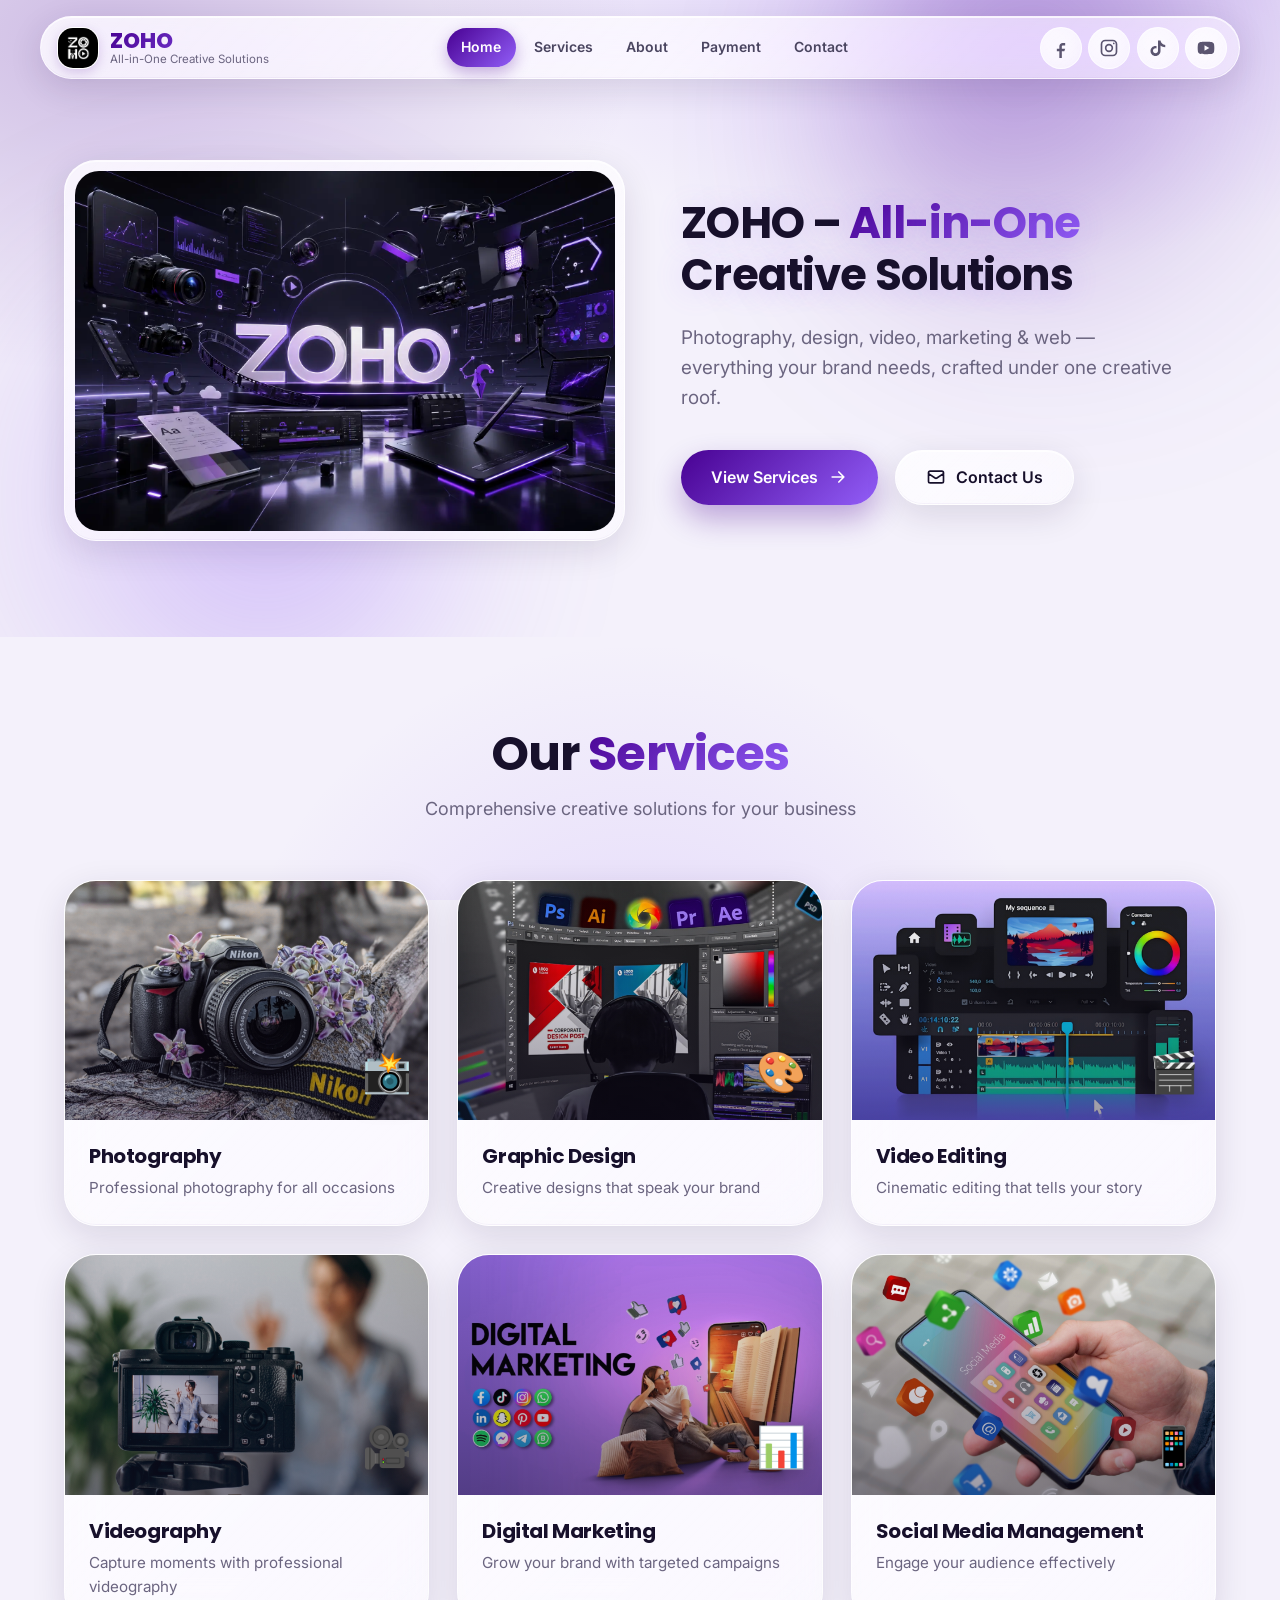
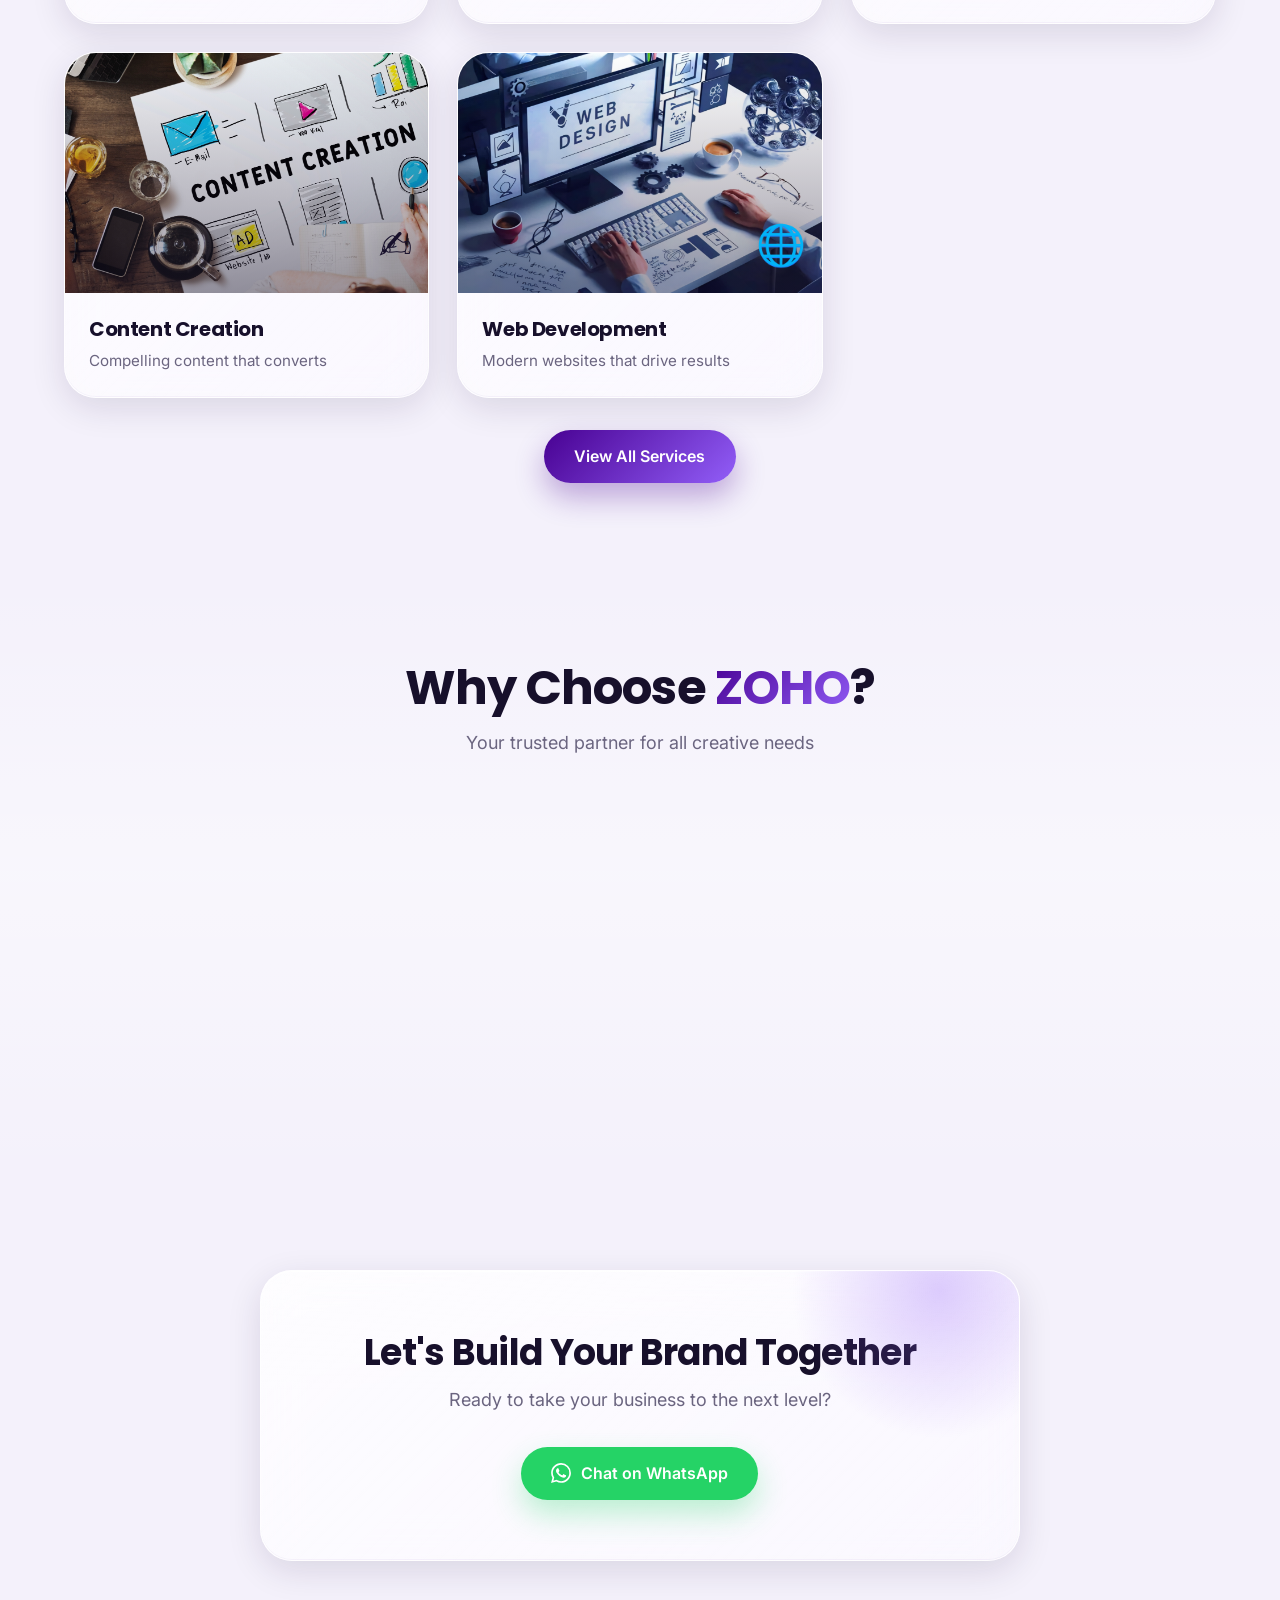
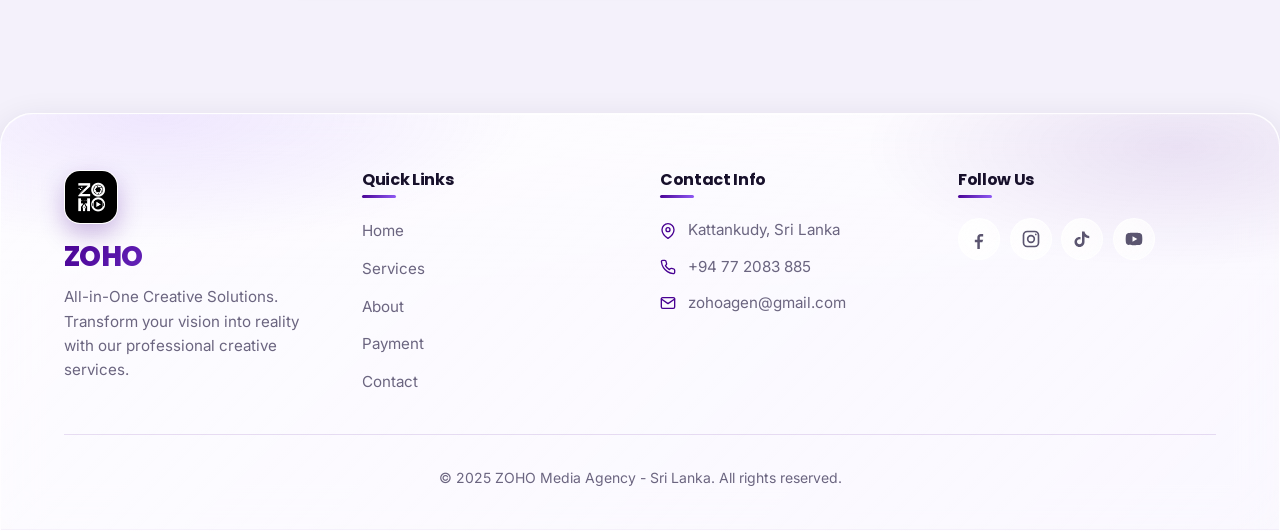
<file: index.html>
<!DOCTYPE html>
<html lang="en">
<head>
  <meta charset="UTF-8">
  <meta name="viewport" content="width=device-width, initial-scale=1.0">
  <meta name="description" content="ZOHO – All-in-One Creative Solutions. Premium creative agency in Sri Lanka for Photography, Graphic Design, Video Editing, Videography, Digital Marketing, Social Media Management, Content Creation, and Web Development.">
  <meta name="theme-color" content="#480192">
  <title>ZOHO – All-in-One Creative Solutions</title>

  <!-- Fonts -->
  <link rel="preconnect" href="https://fonts.googleapis.com">
  <link rel="preconnect" href="https://fonts.gstatic.com" crossorigin>
  <link href="https://fonts.googleapis.com/css2?family=Inter:wght@400;500;600;700;800&family=Poppins:wght@500;600;700;800;900&display=swap" rel="stylesheet">
  
  <!-- Favicon -->
  <link rel="icon" type="image/webp" href="assets/logos/logo.webp">
  
  <!-- CSS -->
  <link rel="stylesheet" href="css/main.css">
</head>
<body>
  
  <!-- Glass Navbar -->
  <nav class="navbar glass" id="navbar">
    <div class="container nav-container">
      <!-- Logo -->
      <a href="index.html" class="logo-link">
        <div class="logo-wrap">
          <img src="assets/logos/logo.webp" alt="ZOHO Logo" class="logo" loading="eager" onerror="this.style.display='none'">
        </div>
        <div class="brand-text">
          <div class="brand-name grad-text">ZOHO</div>
          <div class="brand-sub">All-in-One Creative Solutions</div>
        </div>
      </a>

      <!-- Mobile Toggle -->
      <button class="nav-toggle" id="navToggle" aria-label="Toggle navigation">
        <span></span>
        <span></span>
        <span></span>
      </button>

      <!-- Nav Menu -->
      <div class="nav-menu" id="navMenu">
        <a href="index.html" class="nav-link active">Home</a>
        <a href="services.html" class="nav-link">Services</a>
        <a href="about.html" class="nav-link">About</a>
        <a href="payment.html" class="nav-link">Payment</a>
        <a href="contact.html" class="nav-link">Contact</a>
      </div>

      <!-- Social Icons -->
      <div class="social-header">
        <a href="https://www.facebook.com/profile.php?id=61586622721235&mibextid=ZbWKwL" target="_blank" rel="noopener" class="icon-btn" aria-label="Facebook">
          <svg viewBox="0 0 24 24" fill="currentColor" class="icon"><path d="M14 9h3V6h-3c-2.2 0-4 1.8-4 4v3H7v3h3v8h3v-8h3l1-3h-4v-3c0-.6.4-1 1-1Z"/></svg>
        </a>
        <a href="https://www.instagram.com/zoho.agency?igsh=d2tpMnRzajRvNnVu" target="_blank" rel="noopener" class="icon-btn" aria-label="Instagram">
          <svg viewBox="0 0 24 24" fill="currentColor" class="icon"><path d="M7.5 2h9A5.5 5.5 0 0 1 22 7.5v9A5.5 5.5 0 0 1 16.5 22h-9A5.5 5.5 0 0 1 2 16.5v-9A5.5 5.5 0 0 1 7.5 2Zm0 2A3.5 3.5 0 0 0 4 7.5v9A3.5 3.5 0 0 0 7.5 20h9A3.5 3.5 0 0 0 20 16.5v-9A3.5 3.5 0 0 0 16.5 4h-9Zm10.25 1.5a1 1 0 1 1 0 2 1 1 0 0 1 0-2ZM12 7a5 5 0 1 1 0 10 5 5 0 0 1 0-10Zm0 2a3 3 0 1 0 0 6 3 3 0 0 0 0-6Z"/></svg>
        </a>
        <a href="https://www.tiktok.com/@zoho.agency?_r=1&_t=ZS-9362gb5Vziz" target="_blank" rel="noopener" class="icon-btn" aria-label="TikTok">
          <svg viewBox="0 0 24 24" fill="currentColor" class="icon"><path d="M15 3c.5 2.9 2.7 5 5.7 5.3V11c-2.2-.1-4.1-.8-5.7-2v6.5c0 3.3-2.7 6-6 6s-6-2.7-6-6 2.7-6 6-6c.4 0 .8 0 1.2.1v3c-.4-.2-.8-.3-1.2-.3-1.7 0-3 1.3-3 3s1.3 3 3 3 3-1.3 3-3V3h3Z"/></svg>
        </a>
        <a href="https://youtube.com/@pic_tora?si=zLDbB4mgj3G0l6gF" target="_blank" rel="noopener" class="icon-btn" aria-label="YouTube">
          <svg viewBox="0 0 24 24" fill="currentColor" class="icon"><path d="M21.6 7.2a3 3 0 0 0-2.1-2.1C17.7 4.6 12 4.6 12 4.6s-5.7 0-7.5.5A3 3 0 0 0 2.4 7.2 31.7 31.7 0 0 0 2 12a31.7 31.7 0 0 0 .4 4.8 3 3 0 0 0 2.1 2.1c1.8.5 7.5.5 7.5.5s5.7 0 7.5-.5a3 3 0 0 0 2.1-2.1A31.7 31.7 0 0 0 22 12a31.7 31.7 0 0 0-.4-4.8ZM10.2 15.4V8.6L16 12l-5.8 3.4Z"/></svg>
        </a>
      </div>
    </div>
  </nav>

  <!-- Hero Section -->
  <section class="hero">
    <div class="hero-bg">
      <div class="hero-orb hero-orb-1"></div>
      <div class="hero-orb hero-orb-2"></div>
    </div>
    
    <div class="container hero-container">
      <div class="hero-grid">
        <div class="hero-image-wrap glass">
          <img src="assets/images/hero/hero.webp" alt="ZOHO Creative Work" loading="eager" onerror="this.style.display='none'">
        </div>

        <div class="hero-content">
          <h1 class="hero-title">
            ZOHO – <span class="hero-title-accent">All-in-One</span><br>
            Creative Solutions
          </h1>
          <p class="hero-text">Photography, design, video, marketing &amp; web — everything your brand needs, crafted under one creative roof.</p>

          <div class="hero-buttons">
            <a href="services.html" class="btn btn-primary">
              <span>View Services</span>
              <svg viewBox="0 0 24 24" fill="none" class="btn-icon">
                <path d="M5 12h14M13 6l6 6-6 6" stroke="currentColor" stroke-width="2" stroke-linecap="round" stroke-linejoin="round"/>
              </svg>
            </a>
            <a href="contact.html" class="btn btn-ghost">
              <svg viewBox="0 0 24 24" fill="none" class="btn-icon">
                <path d="M3 8l7.89 5.26a2 2 0 002.22 0L21 8M5 19h14a2 2 0 002-2V7a2 2 0 00-2-2H5a2 2 0 00-2 2v10a2 2 0 002 2z" stroke="currentColor" stroke-width="2" stroke-linecap="round" stroke-linejoin="round"/>
              </svg>
              <span>Contact Us</span>
            </a>
          </div>
        </div>
      </div>
    </div>
  </section>

  <!-- Services Preview Section -->
  <section class="section">
    <div class="container">
      <div class="section-header">
        <h2 class="section-title">Our <span class="grad-text">Services</span></h2>
        <p class="section-subtitle">Comprehensive creative solutions for your business</p>
      </div>

      <div class="services-grid">
        <!-- Service 1: Photography -->
        <a href="services.html" class="service-card glass" data-reveal>
          <div class="service-image" style="background-image: url('assets/images/services/photography.jpg')">
            <div class="service-overlay"></div>
            <div class="service-icon-float">📸</div>
          </div>
          <div class="service-body">
            <h3 class="service-title">Photography</h3>
            <p class="service-desc">Professional photography for all occasions</p>
          </div>
        </a>

        <!-- Service 2: Graphic Design -->
        <a href="services.html" class="service-card glass" data-reveal>
          <div class="service-image" style="background-image: url('assets/images/services/graphic-design.jpg')">
            <div class="service-overlay"></div>
            <div class="service-icon-float">🎨</div>
          </div>
          <div class="service-body">
            <h3 class="service-title">Graphic Design</h3>
            <p class="service-desc">Creative designs that speak your brand</p>
          </div>
        </a>

        <!-- Service 3: Video Editing -->
        <a href="services.html" class="service-card glass" data-reveal>
          <div class="service-image" style="background-image: url('assets/images/services/video-editing.jpg')">
            <div class="service-overlay"></div>
            <div class="service-icon-float">🎬</div>
          </div>
          <div class="service-body">
            <h3 class="service-title">Video Editing</h3>
            <p class="service-desc">Cinematic editing that tells your story</p>
          </div>
        </a>

        <!-- Service 4: Videography -->
        <a href="services.html" class="service-card glass" data-reveal>
          <div class="service-image" style="background-image: url('assets/images/services/videography.jpg')">
            <div class="service-overlay"></div>
            <div class="service-icon-float">🎥</div>
          </div>
          <div class="service-body">
            <h3 class="service-title">Videography</h3>
            <p class="service-desc">Capture moments with professional videography</p>
          </div>
        </a>

        <!-- Service 5: Digital Marketing -->
        <a href="services.html" class="service-card glass" data-reveal>
          <div class="service-image" style="background-image: url('assets/images/services/digital-marketing.jpg')">
            <div class="service-overlay"></div>
            <div class="service-icon-float">📊</div>
          </div>
          <div class="service-body">
            <h3 class="service-title">Digital Marketing</h3>
            <p class="service-desc">Grow your brand with targeted campaigns</p>
          </div>
        </a>

        <!-- Service 6: Social Media -->
        <a href="services.html" class="service-card glass" data-reveal>
          <div class="service-image" style="background-image: url('assets/images/services/social-media.jpg')">
            <div class="service-overlay"></div>
            <div class="service-icon-float">📱</div>
          </div>
          <div class="service-body">
            <h3 class="service-title">Social Media Management</h3>
            <p class="service-desc">Engage your audience effectively</p>
          </div>
        </a>

        <!-- Service 7: Content Creation -->
        <a href="services.html" class="service-card glass" data-reveal>
          <div class="service-image" style="background-image: url('assets/images/services/content-creation.jpg')">
            <div class="service-overlay"></div>
            <div class="service-icon-float">✍️</div>
          </div>
          <div class="service-body">
            <h3 class="service-title">Content Creation</h3>
            <p class="service-desc">Compelling content that converts</p>
          </div>
        </a>

        <!-- Service 8: Web Development -->
        <a href="services.html" class="service-card glass" data-reveal>
          <div class="service-image" style="background-image: url('assets/images/services/web-development.jpg')">
            <div class="service-overlay"></div>
            <div class="service-icon-float">🌐</div>
          </div>
          <div class="service-body">
            <h3 class="service-title">Web Development</h3>
            <p class="service-desc">Modern websites that drive results</p>
          </div>
        </a>
      </div>

      <div class="text-center mt-8">
        <a href="services.html" class="btn btn-primary">View All Services</a>
      </div>
    </div>
  </section>

  <!-- Why ZOHO Section -->
  <section class="section section-alt">
    <div class="container">
      <div class="section-header">
        <h2 class="section-title">Why Choose <span class="grad-text">ZOHO</span>?</h2>
        <p class="section-subtitle">Your trusted partner for all creative needs</p>
      </div>

      <div class="why-grid">
        <div class="why-card glass" data-reveal>
          <div class="why-icon grad-bg">
            <svg viewBox="0 0 24 24" fill="none" class="icon-lg">
              <path d="M12 2l3.09 6.26L22 9.27l-5 4.87 1.18 6.88L12 17.77l-6.18 3.25L7 14.14 2 9.27l6.91-1.01L12 2z" stroke="white" stroke-width="2" stroke-linecap="round" stroke-linejoin="round"/>
            </svg>
          </div>
          <h3 class="why-title">Premium Quality</h3>
          <p class="why-text">Industry-leading standards in every project we deliver</p>
        </div>

        <div class="why-card glass" data-reveal>
          <div class="why-icon grad-bg">
            <svg viewBox="0 0 24 24" fill="none" class="icon-lg">
              <path d="M13 2L3 14h9l-1 8 10-12h-9l1-8z" stroke="white" stroke-width="2" stroke-linecap="round" stroke-linejoin="round"/>
            </svg>
          </div>
          <h3 class="why-title">Fast Delivery</h3>
          <p class="why-text">Quick turnaround time without compromising quality</p>
        </div>

        <div class="why-card glass" data-reveal>
          <div class="why-icon grad-bg">
            <svg viewBox="0 0 24 24" fill="none" class="icon-lg">
              <path d="M12 22c5.523 0 10-4.477 10-10S17.523 2 12 2 2 6.477 2 12s4.477 10 10 10z" stroke="white" stroke-width="2"/>
              <path d="M12 6v6l4 2" stroke="white" stroke-width="2" stroke-linecap="round"/>
            </svg>
          </div>
          <h3 class="why-title">24/7 Support</h3>
          <p class="why-text">Always available to assist you with your creative needs</p>
        </div>

        <div class="why-card glass" data-reveal>
          <div class="why-icon grad-bg">
            <svg viewBox="0 0 24 24" fill="none" class="icon-lg">
              <path d="M20 21v-2a4 4 0 00-4-4H8a4 4 0 00-4 4v2M12 11a4 4 0 100-8 4 4 0 000 8z" stroke="white" stroke-width="2" stroke-linecap="round" stroke-linejoin="round"/>
            </svg>
          </div>
          <h3 class="why-title">Expert Team</h3>
          <p class="why-text">Experienced professionals dedicated to your success</p>
        </div>
      </div>
    </div>
  </section>

  <!-- CTA Section -->
  <section class="section">
    <div class="container">
      <div class="cta-box glass" data-reveal>
        <h2 class="cta-title">Let's Build Your Brand Together</h2>
        <p class="cta-text">Ready to take your business to the next level?</p>
        <a href="https://wa.me/94772083885?text=Hello%20ZOHO%20Team%20%F0%9F%91%8B%0A%0AI'm%20interested%20in%20your%20creative%20services.%20Please%20share%20more%20details." 
           target="_blank" 
           rel="noopener noreferrer" 
           class="btn btn-whatsapp">
          <svg viewBox="0 0 24 24" fill="currentColor" class="btn-icon">
            <path d="M17.472 14.382c-.297-.149-1.758-.867-2.03-.967-.273-.099-.471-.148-.67.15-.197.297-.767.966-.94 1.164-.173.199-.347.223-.644.075-.297-.15-1.255-.463-2.39-1.475-.883-.788-1.48-1.761-1.653-2.059-.173-.297-.018-.458.13-.606.134-.133.298-.347.446-.52.149-.174.198-.298.298-.497.099-.198.05-.371-.025-.52-.075-.149-.669-1.612-.916-2.207-.242-.579-.487-.5-.669-.51-.173-.008-.371-.01-.57-.01-.198 0-.52.074-.792.372-.272.297-1.04 1.016-1.04 2.479 0 1.462 1.065 2.875 1.213 3.074.149.198 2.096 3.2 5.077 4.487.709.306 1.262.489 1.694.625.712.227 1.36.195 1.871.118.571-.085 1.758-.719 2.006-1.413.248-.694.248-1.289.173-1.413-.074-.124-.272-.198-.57-.347m-5.421 7.403h-.004a9.87 9.87 0 01-5.031-1.378l-.361-.214-3.741.982.998-3.648-.235-.374a9.86 9.86 0 01-1.51-5.26c.001-5.45 4.436-9.884 9.888-9.884 2.64 0 5.122 1.03 6.988 2.898a9.825 9.825 0 012.893 6.994c-.003 5.45-4.437 9.884-9.885 9.884m8.413-18.297A11.815 11.815 0 0012.05 0C5.495 0 .16 5.335.157 11.892c0 2.096.547 4.142 1.588 5.945L.057 24l6.305-1.654a11.882 11.882 0 005.683 1.448h.005c6.554 0 11.89-5.335 11.893-11.893a11.821 11.821 0 00-3.48-8.413Z"/>
          </svg>
          Chat on WhatsApp
        </a>
      </div>
    </div>
  </section>

  <!-- Footer -->
  <footer class="footer glass">
    <div class="container">
      <div class="footer-content">
        <div class="footer-col footer-about">
          <div class="footer-logo">
            <img src="assets/logos/logo.webp" alt="ZOHO Logo" loading="lazy" onerror="this.style.display='none'">
          </div>
          <h3 class="footer-brand grad-text">ZOHO</h3>
          <p class="footer-text">All-in-One Creative Solutions. Transform your vision into reality with our professional creative services.</p>
        </div>

        <div class="footer-col">
          <h4 class="footer-heading">Quick Links</h4>
          <ul class="footer-links">
            <li><a href="index.html">Home</a></li>
            <li><a href="services.html">Services</a></li>
            <li><a href="about.html">About</a></li>
            <li><a href="payment.html">Payment</a></li>
            <li><a href="contact.html">Contact</a></li>
          </ul>
        </div>

        <div class="footer-col">
          <h4 class="footer-heading">Contact Info</h4>
          <ul class="footer-contact">
            <li>
              <svg viewBox="0 0 24 24" fill="none" class="icon-sm">
                <path d="M21 10c0 7-9 13-9 13s-9-6-9-13a9 9 0 0118 0z" stroke="currentColor" stroke-width="2"/>
                <circle cx="12" cy="10" r="3" stroke="currentColor" stroke-width="2"/>
              </svg>
              Kattankudy, Sri Lanka
            </li>
            <li>
              <svg viewBox="0 0 24 24" fill="none" class="icon-sm">
                <path d="M22 16.92v3a2 2 0 01-2.18 2 19.79 19.79 0 01-8.63-3.07 19.5 19.5 0 01-6-6 19.79 19.79 0 01-3.07-8.67A2 2 0 014.11 2h3a2 2 0 012 1.72c.127.96.361 1.903.7 2.81a2 2 0 01-.45 2.11L8.09 9.91a16 16 0 006 6l1.27-1.27a2 2 0 012.11-.45c.907.339 1.85.573 2.81.7A2 2 0 0122 16.92z" stroke="currentColor" stroke-width="2" stroke-linecap="round" stroke-linejoin="round"/>
              </svg>
              +94 77 2083 885
            </li>
            <li>
              <svg viewBox="0 0 24 24" fill="none" class="icon-sm">
                <path d="M4 4h16c1.1 0 2 .9 2 2v12c0 1.1-.9 2-2 2H4c-1.1 0-2-.9-2-2V6c0-1.1.9-2 2-2z" stroke="currentColor" stroke-width="2" stroke-linecap="round" stroke-linejoin="round"/>
                <path d="M22 6l-10 7L2 6" stroke="currentColor" stroke-width="2" stroke-linecap="round" stroke-linejoin="round"/>
              </svg>
              zohoagen@gmail.com
            </li>
          </ul>
        </div>

        <div class="footer-col">
          <h4 class="footer-heading">Follow Us</h4>
          <div class="social-footer">
            <a href="https://www.facebook.com/profile.php?id=61586622721235&mibextid=ZbWKwL" target="_blank" rel="noopener" class="icon-btn" aria-label="Facebook">
              <svg viewBox="0 0 24 24" fill="currentColor" class="icon"><path d="M14 9h3V6h-3c-2.2 0-4 1.8-4 4v3H7v3h3v8h3v-8h3l1-3h-4v-3c0-.6.4-1 1-1Z"/></svg>
            </a>
            <a href="https://www.instagram.com/zoho.agency?igsh=d2tpMnRzajRvNnVu" target="_blank" rel="noopener" class="icon-btn" aria-label="Instagram">
              <svg viewBox="0 0 24 24" fill="currentColor" class="icon"><path d="M7.5 2h9A5.5 5.5 0 0 1 22 7.5v9A5.5 5.5 0 0 1 16.5 22h-9A5.5 5.5 0 0 1 2 16.5v-9A5.5 5.5 0 0 1 7.5 2Zm0 2A3.5 3.5 0 0 0 4 7.5v9A3.5 3.5 0 0 0 7.5 20h9A3.5 3.5 0 0 0 20 16.5v-9A3.5 3.5 0 0 0 16.5 4h-9Zm10.25 1.5a1 1 0 1 1 0 2 1 1 0 0 1 0-2ZM12 7a5 5 0 1 1 0 10 5 5 0 0 1 0-10Zm0 2a3 3 0 1 0 0 6 3 3 0 0 0 0-6Z"/></svg>
            </a>
            <a href="https://www.tiktok.com/@zoho.agency?_r=1&_t=ZS-9362gb5Vziz" target="_blank" rel="noopener" class="icon-btn" aria-label="TikTok">
              <svg viewBox="0 0 24 24" fill="currentColor" class="icon"><path d="M15 3c.5 2.9 2.7 5 5.7 5.3V11c-2.2-.1-4.1-.8-5.7-2v6.5c0 3.3-2.7 6-6 6s-6-2.7-6-6 2.7-6 6-6c.4 0 .8 0 1.2.1v3c-.4-.2-.8-.3-1.2-.3-1.7 0-3 1.3-3 3s1.3 3 3 3 3-1.3 3-3V3h3Z"/></svg>
            </a>
            <a href="https://youtube.com/@zoho-e5b?si=urfJHLLEDEVR0eCh" target="_blank" rel="noopener" class="icon-btn" aria-label="YouTube">
              <svg viewBox="0 0 24 24" fill="currentColor" class="icon"><path d="M21.6 7.2a3 3 0 0 0-2.1-2.1C17.7 4.6 12 4.6 12 4.6s-5.7 0-7.5.5A3 3 0 0 0 2.4 7.2 31.7 31.7 0 0 0 2 12a31.7 31.7 0 0 0 .4 4.8 3 3 0 0 0 2.1 2.1c1.8.5 7.5.5 7.5.5s5.7 0 7.5-.5a3 3 0 0 0 2.1-2.1A31.7 31.7 0 0 0 22 12a31.7 31.7 0 0 0-.4-4.8ZM10.2 15.4V8.6L16 12l-5.8 3.4Z"/></svg>
            </a>
          </div>
        </div>
      </div>

      <div class="footer-bottom">
        <p>&copy; 2025 ZOHO Media Agency - Sri Lanka. All rights reserved.</p>
      </div>
    </div>
  </footer>


  <!-- Scripts -->
  <script src="js/main.js"></script>
</body>
</html>
</file>
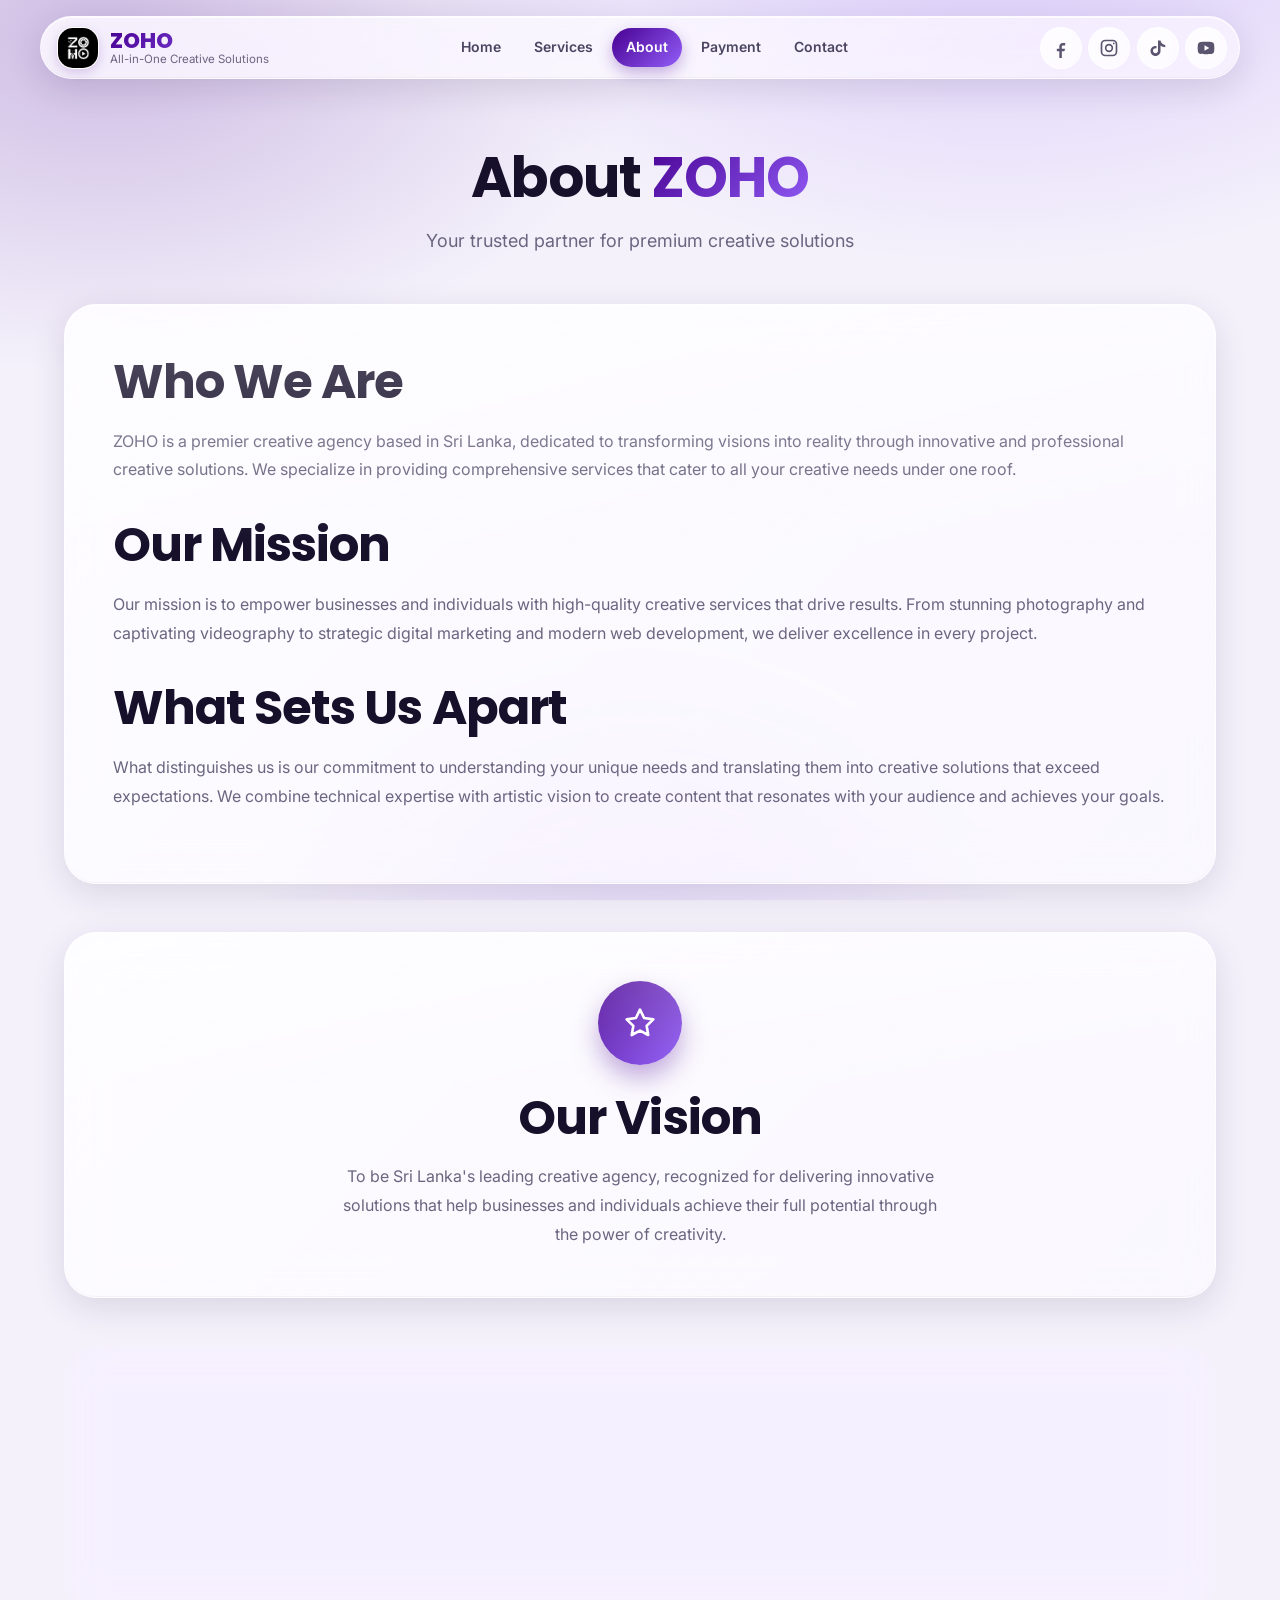
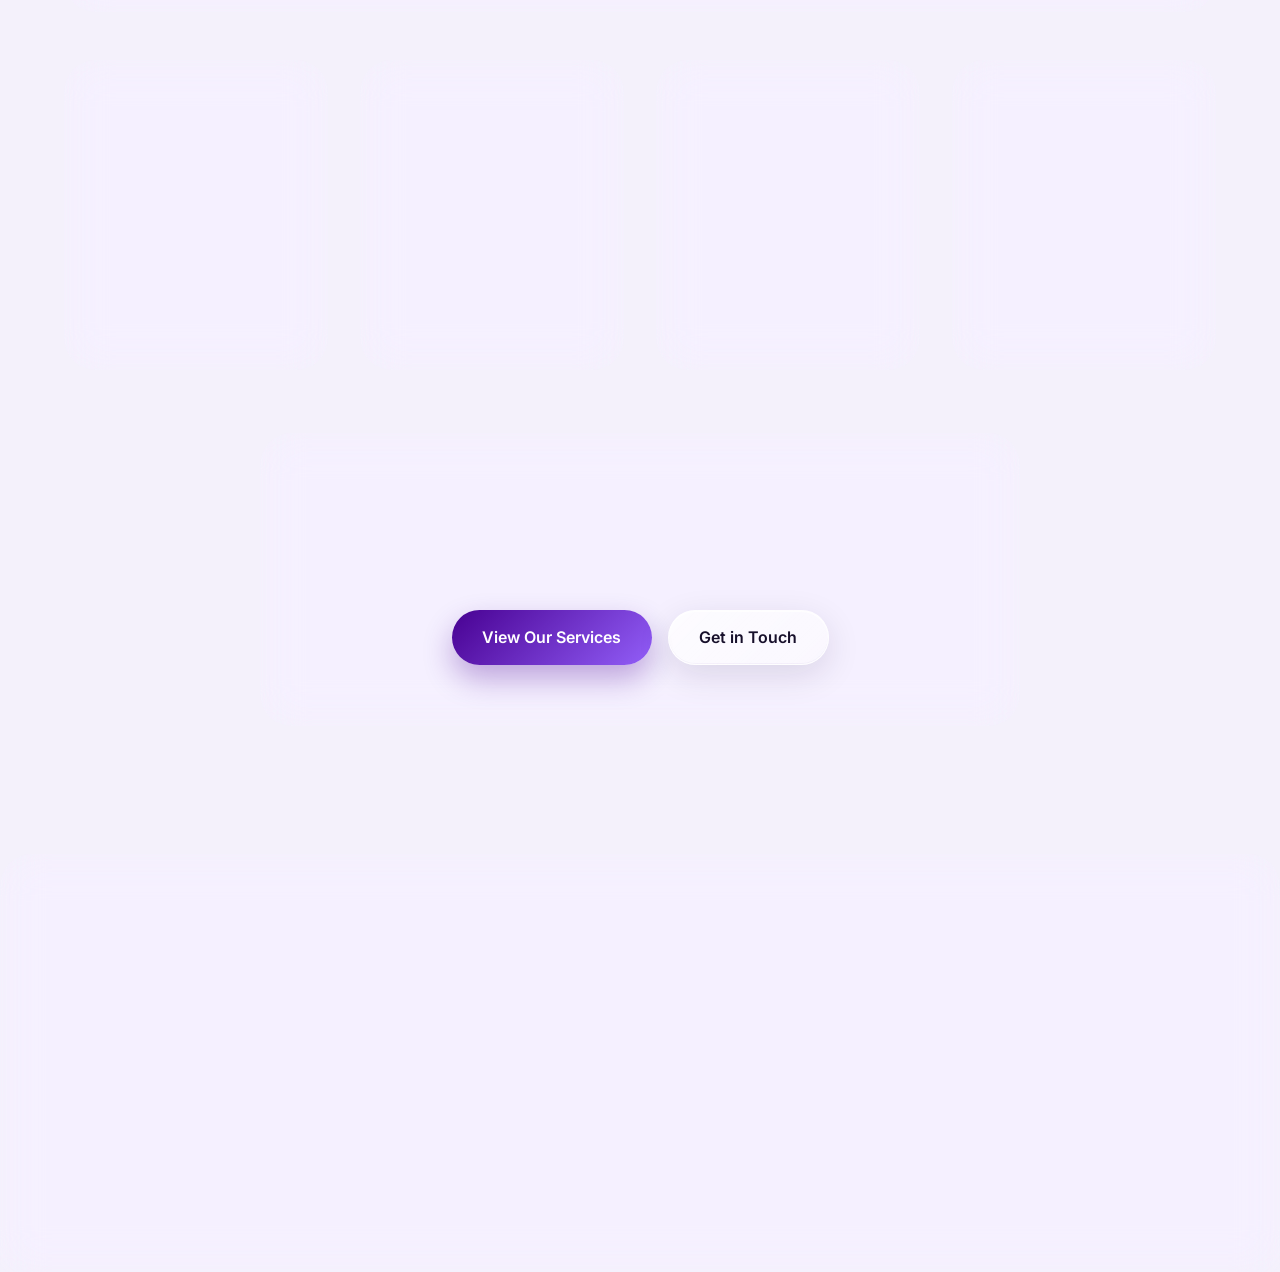
<file: about.html>
<!DOCTYPE html>
<html lang="en">
<head>
  <meta charset="UTF-8">
  <meta name="viewport" content="width=device-width, initial-scale=1.0">
  <meta name="description" content="About ZOHO - Leading Creative Agency in Sri Lanka">
  <meta name="theme-color" content="#480192">
  <title>About Us | ZOHO Creative Agency</title>
  <link rel="preconnect" href="https://fonts.googleapis.com">
  <link rel="preconnect" href="https://fonts.gstatic.com" crossorigin>
  <link href="https://fonts.googleapis.com/css2?family=Inter:wght@400;500;600;700;800&family=Poppins:wght@500;600;700;800;900&display=swap" rel="stylesheet">
  <link rel="icon" type="image/webp" href="assets/logos/logo.webp">
  <link rel="stylesheet" href="css/style.css">
</head>
<body>
  
  <!-- Glass Navbar -->
  <nav class="navbar glass" id="navbar">
    <div class="container nav-container">
      <a href="index.html" class="logo-link">
        <div class="logo-wrap">
          <img src="assets/logos/logo.webp" alt="ZOHO Logo" class="logo" loading="eager" onerror="this.style.display='none'">
        </div>
        <div class="brand-text">
          <div class="brand-name grad-text">ZOHO</div>
          <div class="brand-sub">All-in-One Creative Solutions</div>
        </div>
      </a>

      <button class="nav-toggle" id="navToggle" aria-label="Toggle navigation">
        <span></span>
        <span></span>
        <span></span>
      </button>

      <div class="nav-menu" id="navMenu">
        <a href="index.html" class="nav-link">Home</a>
        <a href="services.html" class="nav-link">Services</a>
        <a href="about.html" class="nav-link active">About</a>
        <a href="payment.html" class="nav-link">Payment</a>
        <a href="contact.html" class="nav-link">Contact</a>
      </div>

      <div class="social-header">
        <a href="https://www.facebook.com/profile.php?id=61586622721235&mibextid=ZbWKwL" target="_blank" rel="noopener" class="icon-btn" aria-label="Facebook">
          <svg viewBox="0 0 24 24" fill="currentColor" class="icon"><path d="M14 9h3V6h-3c-2.2 0-4 1.8-4 4v3H7v3h3v8h3v-8h3l1-3h-4v-3c0-.6.4-1 1-1Z"/></svg>
        </a>
        <a href="https://www.instagram.com/zoho.agency?igsh=d2tpMnRzajRvNnVu" target="_blank" rel="noopener" class="icon-btn" aria-label="Instagram">
          <svg viewBox="0 0 24 24" fill="currentColor" class="icon"><path d="M7.5 2h9A5.5 5.5 0 0 1 22 7.5v9A5.5 5.5 0 0 1 16.5 22h-9A5.5 5.5 0 0 1 2 16.5v-9A5.5 5.5 0 0 1 7.5 2Zm0 2A3.5 3.5 0 0 0 4 7.5v9A3.5 3.5 0 0 0 7.5 20h9A3.5 3.5 0 0 0 20 16.5v-9A3.5 3.5 0 0 0 16.5 4h-9Zm10.25 1.5a1 1 0 1 1 0 2 1 1 0 0 1 0-2ZM12 7a5 5 0 1 1 0 10 5 5 0 0 1 0-10Zm0 2a3 3 0 1 0 0 6 3 3 0 0 0 0-6Z"/></svg>
        </a>
        <a href="https://www.tiktok.com/@zoho.agency?_r=1&_t=ZS-9362gb5Vziz" target="_blank" rel="noopener" class="icon-btn" aria-label="TikTok">
          <svg viewBox="0 0 24 24" fill="currentColor" class="icon"><path d="M15 3c.5 2.9 2.7 5 5.7 5.3V11c-2.2-.1-4.1-.8-5.7-2v6.5c0 3.3-2.7 6-6 6s-6-2.7-6-6 2.7-6 6-6c.4 0 .8 0 1.2.1v3c-.4-.2-.8-.3-1.2-.3-1.7 0-3 1.3-3 3s1.3 3 3 3 3-1.3 3-3V3h3Z"/></svg>
        </a>
        <a href="https://youtube.com/@pic_tora?si=zLDbB4mgj3G0l6gF" target="_blank" rel="noopener" class="icon-btn" aria-label="YouTube">
          <svg viewBox="0 0 24 24" fill="currentColor" class="icon"><path d="M21.6 7.2a3 3 0 0 0-2.1-2.1C17.7 4.6 12 4.6 12 4.6s-5.7 0-7.5.5A3 3 0 0 0 2.4 7.2 31.7 31.7 0 0 0 2 12a31.7 31.7 0 0 0 .4 4.8 3 3 0 0 0 2.1 2.1c1.8.5 7.5.5 7.5.5s5.7 0 7.5-.5a3 3 0 0 0 2.1-2.1A31.7 31.7 0 0 0 22 12a31.7 31.7 0 0 0-.4-4.8ZM10.2 15.4V8.6L16 12l-5.8 3.4Z"/></svg>
        </a>
      </div>
    </div>
  </nav>

  <!-- About Section -->
  <section class="about-section">
    <div class="container">
      <div class="page-header">
        <h1 class="page-title">About <span class="grad-text">ZOHO</span></h1>
        <p class="page-subtitle">Your trusted partner for premium creative solutions</p>
      </div>

      <div class="about-content glass" data-reveal>
        <div class="about-text">
          <h2>Who We Are</h2>
          <p>
            ZOHO is a premier creative agency based in Sri Lanka, dedicated to transforming visions into reality through innovative and professional creative solutions. We specialize in providing comprehensive services that cater to all your creative needs under one roof.
          </p>

          <h2>Our Mission</h2>
          <p>
            Our mission is to empower businesses and individuals with high-quality creative services that drive results. From stunning photography and captivating videography to strategic digital marketing and modern web development, we deliver excellence in every project.
          </p>

          <h2>What Sets Us Apart</h2>
          <p>
            What distinguishes us is our commitment to understanding your unique needs and translating them into creative solutions that exceed expectations. We combine technical expertise with artistic vision to create content that resonates with your audience and achieves your goals.
          </p>
        </div>
      </div>

      <div class="vision-box glass" data-reveal>
        <div class="vision-icon grad-bg">
          <svg viewBox="0 0 24 24" fill="none" class="icon-lg">
            <path d="M12 2l3.09 6.26L22 9.27l-5 4.87 1.18 6.88L12 17.77l-6.18 3.25L7 14.14 2 9.27l6.91-1.01L12 2z" stroke="white" stroke-width="2" stroke-linecap="round" stroke-linejoin="round"/>
          </svg>
        </div>
        <h2>Our Vision</h2>
        <p>
          To be Sri Lanka's leading creative agency, recognized for delivering innovative solutions that help businesses and individuals achieve their full potential through the power of creativity.
        </p>
      </div>

      <div class="founder-section glass" data-reveal>
        <h2>Founded by Ishaq Mohamed</h2>
        <p>
          ZOHO brings together a team of passionate creative professionals who are dedicated to your success. We believe in building long-term relationships with our clients through exceptional service, transparent communication, and outstanding results.
        </p>
      </div>

      <div class="values-grid">
        <div class="value-card glass" data-reveal>
          <div class="value-icon">🎯</div>
          <h3>Quality First</h3>
          <p>Industry-leading standards in every project</p>
        </div>
        <div class="value-card glass" data-reveal>
          <div class="value-icon">⚡</div>
          <h3>Fast Delivery</h3>
          <p>Quick turnaround without compromising quality</p>
        </div>
        <div class="value-card glass" data-reveal>
          <div class="value-icon">💎</div>
          <h3>Premium Design</h3>
          <p>Modern, aesthetic, and professional work</p>
        </div>
        <div class="value-card glass" data-reveal>
          <div class="value-icon">🤝</div>
          <h3>Client Focus</h3>
          <p>Your success is our priority</p>
        </div>
      </div>

      <div class="cta-box glass" data-reveal style="margin-top: 4rem;">
        <h2 class="cta-title">Ready to Work Together?</h2>
        <p class="cta-text">Let's create something amazing for your brand</p>
        <div style="display: flex; gap: 1rem; justify-content: center; flex-wrap: wrap;">
          <a href="services.html" class="btn btn-primary">View Our Services</a>
          <a href="contact.html" class="btn btn-ghost">Get in Touch</a>
        </div>
      </div>
    </div>
  </section>

  <!-- Footer -->
  <footer class="footer glass">
    <div class="container">
      <div class="footer-content">
        <div class="footer-col footer-about">
          <div class="footer-logo">
            <img src="assets/logos/logo.webp" alt="ZOHO Logo" loading="lazy" onerror="this.style.display='none'">
          </div>
          <h3 class="footer-brand grad-text">ZOHO</h3>
          <p class="footer-text">All-in-One Creative Solutions. Transform your vision into reality with our professional creative services.</p>
        </div>

        <div class="footer-col">
          <h4 class="footer-heading">Quick Links</h4>
          <ul class="footer-links">
            <li><a href="index.html">Home</a></li>
            <li><a href="services.html">Services</a></li>
            <li><a href="about.html">About</a></li>
            <li><a href="payment.html">Payment</a></li>
            <li><a href="contact.html">Contact</a></li>
          </ul>
        </div>

        <div class="footer-col">
          <h4 class="footer-heading">Contact Info</h4>
          <ul class="footer-contact">
            <li>
              <svg viewBox="0 0 24 24" fill="none" class="icon-sm">
                <path d="M21 10c0 7-9 13-9 13s-9-6-9-13a9 9 0 0118 0z" stroke="currentColor" stroke-width="2"/>
                <circle cx="12" cy="10" r="3" stroke="currentColor" stroke-width="2"/>
              </svg>
              Kattankudy, Sri Lanka
            </li>
            <li>
              <svg viewBox="0 0 24 24" fill="none" class="icon-sm">
                <path d="M22 16.92v3a2 2 0 01-2.18 2 19.79 19.79 0 01-8.63-3.07 19.5 19.5 0 01-6-6 19.79 19.79 0 01-3.07-8.67A2 2 0 014.11 2h3a2 2 0 012 1.72c.127.96.361 1.903.7 2.81a2 2 0 01-.45 2.11L8.09 9.91a16 16 0 006 6l1.27-1.27a2 2 0 012.11-.45c.907.339 1.85.573 2.81.7A2 2 0 0122 16.92z" stroke="currentColor" stroke-width="2" stroke-linecap="round" stroke-linejoin="round"/>
              </svg>
              +94 77 2083 885
            </li>
            <li>
              <svg viewBox="0 0 24 24" fill="none" class="icon-sm">
                <path d="M4 4h16c1.1 0 2 .9 2 2v12c0 1.1-.9 2-2 2H4c-1.1 0-2-.9-2-2V6c0-1.1.9-2 2-2z" stroke="currentColor" stroke-width="2" stroke-linecap="round" stroke-linejoin="round"/>
                <path d="M22 6l-10 7L2 6" stroke="currentColor" stroke-width="2" stroke-linecap="round" stroke-linejoin="round"/>
              </svg>
              zohoagen@gmail.com
            </li>
          </ul>
        </div>

        <div class="footer-col">
          <h4 class="footer-heading">Follow Us</h4>
          <div class="social-footer">
            <a href="https://www.facebook.com/profile.php?id=61586622721235&mibextid=ZbWKwL" target="_blank" rel="noopener" class="icon-btn" aria-label="Facebook">
              <svg viewBox="0 0 24 24" fill="currentColor" class="icon"><path d="M14 9h3V6h-3c-2.2 0-4 1.8-4 4v3H7v3h3v8h3v-8h3l1-3h-4v-3c0-.6.4-1 1-1Z"/></svg>
            </a>
            <a href="https://www.instagram.com/zoho.agency?igsh=d2tpMnRzajRvNnVu" target="_blank" rel="noopener" class="icon-btn" aria-label="Instagram">
              <svg viewBox="0 0 24 24" fill="currentColor" class="icon"><path d="M7.5 2h9A5.5 5.5 0 0 1 22 7.5v9A5.5 5.5 0 0 1 16.5 22h-9A5.5 5.5 0 0 1 2 16.5v-9A5.5 5.5 0 0 1 7.5 2Zm0 2A3.5 3.5 0 0 0 4 7.5v9A3.5 3.5 0 0 0 7.5 20h9A3.5 3.5 0 0 0 20 16.5v-9A3.5 3.5 0 0 0 16.5 4h-9Zm10.25 1.5a1 1 0 1 1 0 2 1 1 0 0 1 0-2ZM12 7a5 5 0 1 1 0 10 5 5 0 0 1 0-10Zm0 2a3 3 0 1 0 0 6 3 3 0 0 0 0-6Z"/></svg>
            </a>
            <a href="https://www.tiktok.com/@zoho.agency?_r=1&_t=ZS-9362gb5Vziz" target="_blank" rel="noopener" class="icon-btn" aria-label="TikTok">
              <svg viewBox="0 0 24 24" fill="currentColor" class="icon"><path d="M15 3c.5 2.9 2.7 5 5.7 5.3V11c-2.2-.1-4.1-.8-5.7-2v6.5c0 3.3-2.7 6-6 6s-6-2.7-6-6 2.7-6 6-6c.4 0 .8 0 1.2.1v3c-.4-.2-.8-.3-1.2-.3-1.7 0-3 1.3-3 3s1.3 3 3 3 3-1.3 3-3V3h3Z"/></svg>
            </a>
            <a href="https://youtube.com/@zoho-e5b?si=urfJHLLEDEVR0eCh" target="_blank" rel="noopener" class="icon-btn" aria-label="YouTube">
              <svg viewBox="0 0 24 24" fill="currentColor" class="icon"><path d="M21.6 7.2a3 3 0 0 0-2.1-2.1C17.7 4.6 12 4.6 12 4.6s-5.7 0-7.5.5A3 3 0 0 0 2.4 7.2 31.7 31.7 0 0 0 2 12a31.7 31.7 0 0 0 .4 4.8 3 3 0 0 0 2.1 2.1c1.8.5 7.5.5 7.5.5s5.7 0 7.5-.5a3 3 0 0 0 2.1-2.1A31.7 31.7 0 0 0 22 12a31.7 31.7 0 0 0-.4-4.8ZM10.2 15.4V8.6L16 12l-5.8 3.4Z"/></svg>
            </a>
          </div>
        </div>
      </div>

      <div class="footer-bottom">
        <p>&copy; 2025 ZOHO Media Agency - Sri Lanka. All rights reserved.</p>
      </div>
    </div>
  </footer>


  <script src="js/main.js"></script>
</body>
</html>
</file>
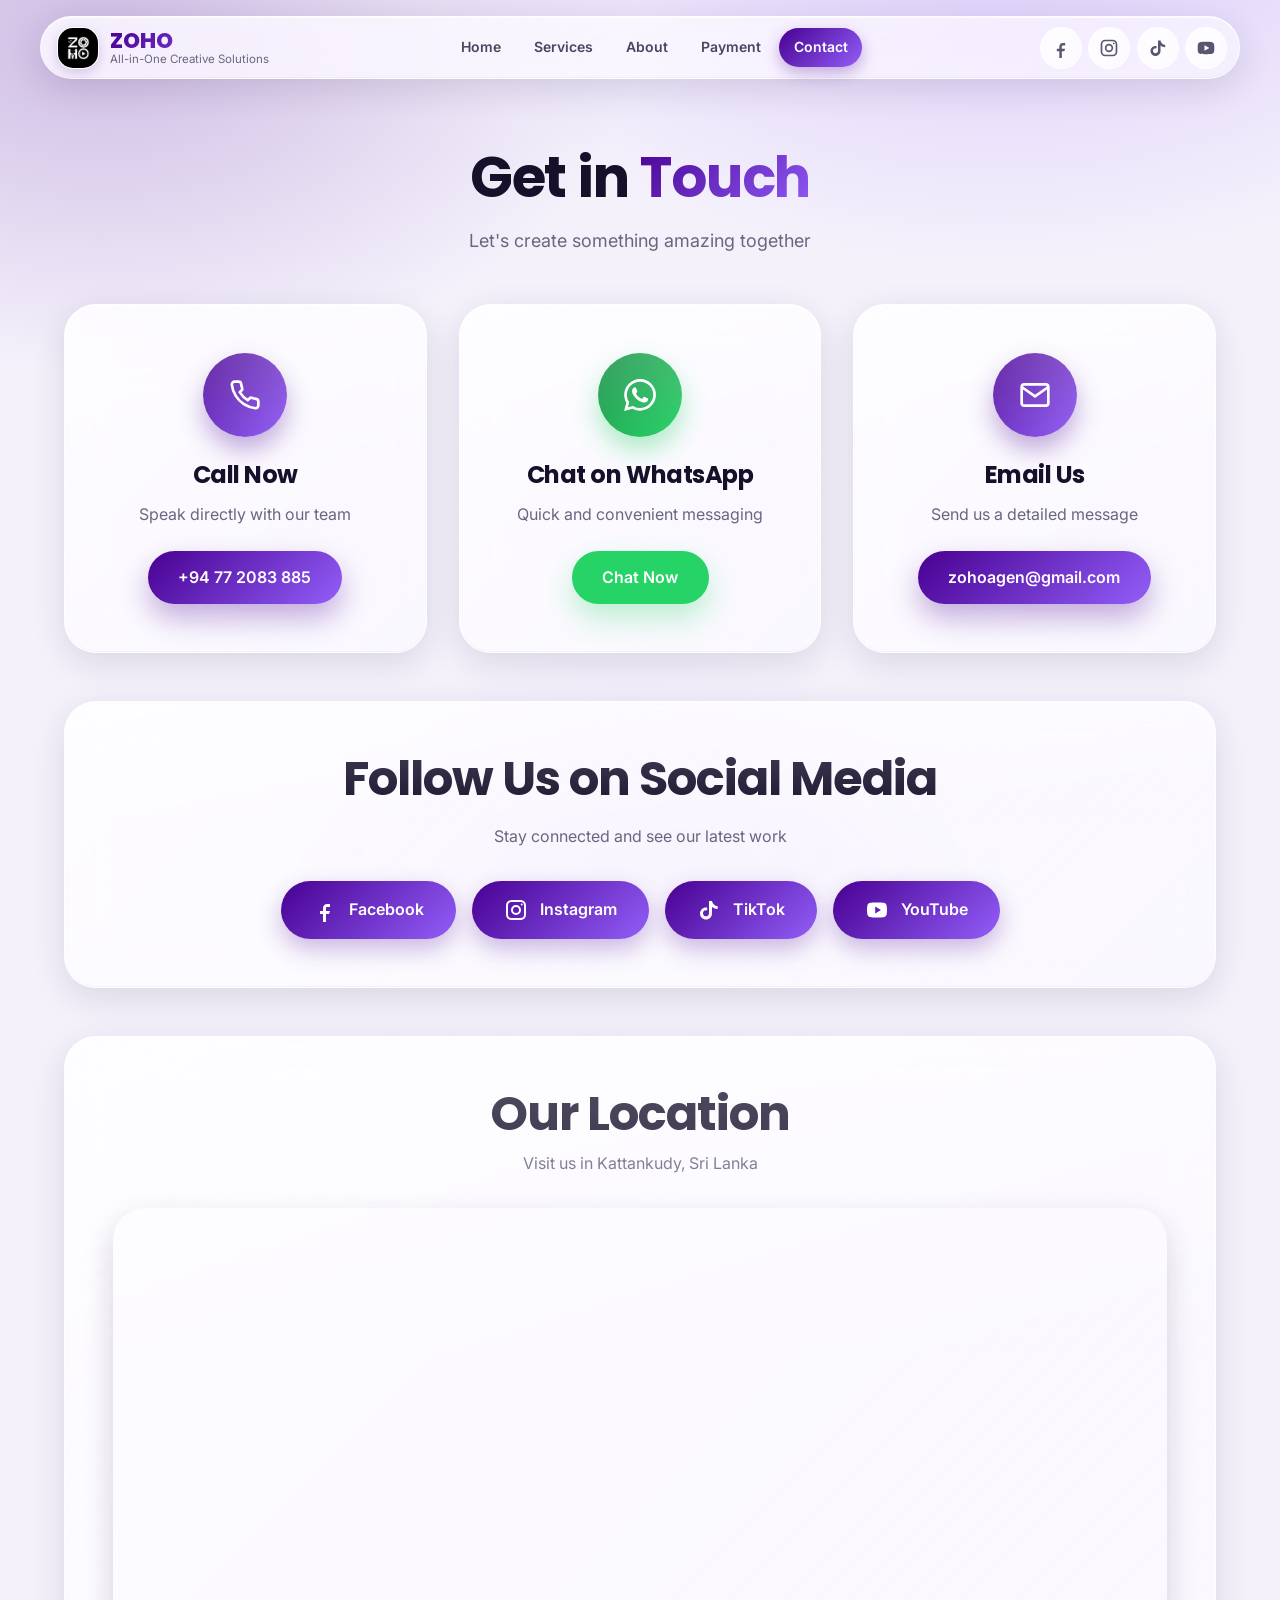
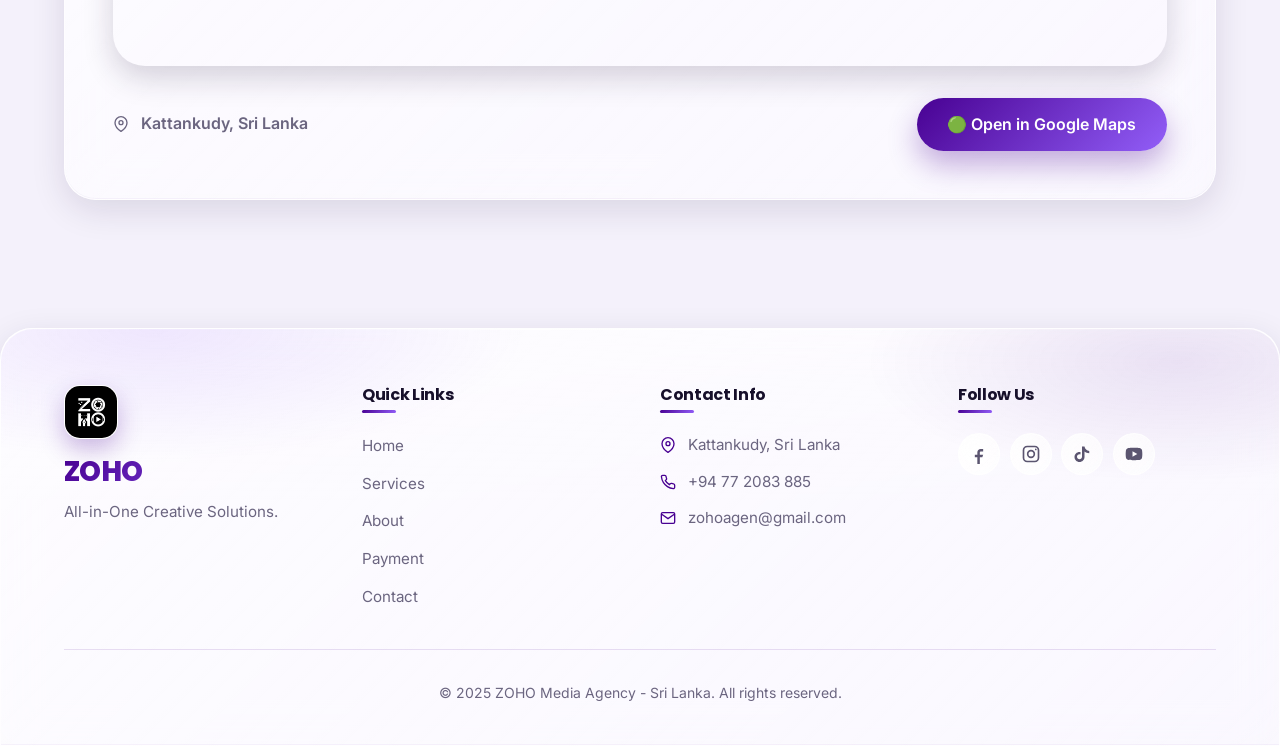
<file: contact.html>
<!DOCTYPE html>
<html lang="en">
<head>
  <meta charset="UTF-8">
  <meta name="viewport" content="width=device-width, initial-scale=1.0">
  <meta name="description" content="Contact ZOHO - Get in touch with our creative team">
  <meta name="theme-color" content="#480192">
  <title>Contact Us | ZOHO Creative Agency</title>
  <link rel="preconnect" href="https://fonts.googleapis.com">
  <link rel="preconnect" href="https://fonts.gstatic.com" crossorigin>
  <link href="https://fonts.googleapis.com/css2?family=Inter:wght@400;500;600;700;800&family=Poppins:wght@500;600;700;800;900&display=swap" rel="stylesheet">
  <link rel="icon" type="image/webp" href="assets/logos/logo.webp">
  <link rel="stylesheet" href="css/style.css">
</head>
<body>
  
  <!-- Glass Navbar -->
  <nav class="navbar glass" id="navbar">
    <div class="container nav-container">
      <a href="index.html" class="logo-link">
        <div class="logo-wrap">
          <img src="assets/logos/logo.webp" alt="ZOHO Logo" class="logo" loading="eager" onerror="this.style.display='none'">
        </div>
        <div class="brand-text">
          <div class="brand-name grad-text">ZOHO</div>
          <div class="brand-sub">All-in-One Creative Solutions</div>
        </div>
      </a>

      <button class="nav-toggle" id="navToggle" aria-label="Toggle navigation">
        <span></span><span></span><span></span>
      </button>

      <div class="nav-menu" id="navMenu">
        <a href="index.html" class="nav-link">Home</a>
        <a href="services.html" class="nav-link">Services</a>
        <a href="about.html" class="nav-link">About</a>
        <a href="payment.html" class="nav-link">Payment</a>
        <a href="contact.html" class="nav-link active">Contact</a>
      </div>

      <div class="social-header">
        <a href="https://www.facebook.com/profile.php?id=61586622721235&mibextid=ZbWKwL" target="_blank" class="icon-btn"><svg viewBox="0 0 24 24" fill="currentColor" class="icon"><path d="M14 9h3V6h-3c-2.2 0-4 1.8-4 4v3H7v3h3v8h3v-8h3l1-3h-4v-3c0-.6.4-1 1-1Z"/></svg></a>
        <a href="https://www.instagram.com/zoho.agency?igsh=d2tpMnRzajRvNnVu" target="_blank" class="icon-btn"><svg viewBox="0 0 24 24" fill="currentColor" class="icon"><path d="M7.5 2h9A5.5 5.5 0 0 1 22 7.5v9A5.5 5.5 0 0 1 16.5 22h-9A5.5 5.5 0 0 1 2 16.5v-9A5.5 5.5 0 0 1 7.5 2Zm0 2A3.5 3.5 0 0 0 4 7.5v9A3.5 3.5 0 0 0 7.5 20h9A3.5 3.5 0 0 0 20 16.5v-9A3.5 3.5 0 0 0 16.5 4h-9Zm10.25 1.5a1 1 0 1 1 0 2 1 1 0 0 1 0-2ZM12 7a5 5 0 1 1 0 10 5 5 0 0 1 0-10Zm0 2a3 3 0 1 0 0 6 3 3 0 0 0 0-6Z"/></svg></a>
        <a href="https://www.tiktok.com/@zoho.agency?_r=1&_t=ZS-9362gb5Vziz" target="_blank" class="icon-btn"><svg viewBox="0 0 24 24" fill="currentColor" class="icon"><path d="M15 3c.5 2.9 2.7 5 5.7 5.3V11c-2.2-.1-4.1-.8-5.7-2v6.5c0 3.3-2.7 6-6 6s-6-2.7-6-6 2.7-6 6-6c.4 0 .8 0 1.2.1v3c-.4-.2-.8-.3-1.2-.3-1.7 0-3 1.3-3 3s1.3 3 3 3 3-1.3 3-3V3h3Z"/></svg></a>
        <a href="https://youtube.com/@pic_tora?si=zLDbB4mgj3G0l6gF" target="_blank" class="icon-btn"><svg viewBox="0 0 24 24" fill="currentColor" class="icon"><path d="M21.6 7.2a3 3 0 0 0-2.1-2.1C17.7 4.6 12 4.6 12 4.6s-5.7 0-7.5.5A3 3 0 0 0 2.4 7.2 31.7 31.7 0 0 0 2 12a31.7 31.7 0 0 0 .4 4.8 3 3 0 0 0 2.1 2.1c1.8.5 7.5.5 7.5.5s5.7 0 7.5-.5a3 3 0 0 0 2.1-2.1A31.7 31.7 0 0 0 22 12a31.7 31.7 0 0 0-.4-4.8ZM10.2 15.4V8.6L16 12l-5.8 3.4Z"/></svg></a>
      </div>
    </div>
  </nav>

  <!-- Contact Section -->
  <section class="contact-section">
    <div class="container">
      <div class="page-header">
        <h1 class="page-title">Get in <span class="grad-text">Touch</span></h1>
        <p class="page-subtitle">Let's create something amazing together</p>
      </div>

      <!-- Contact Cards -->
      <div class="contact-cards-grid">
        <div class="contact-card glass" data-reveal>
          <div class="contact-icon grad-bg">
            <svg viewBox="0 0 24 24" fill="none" class="icon-lg">
              <path d="M22 16.92v3a2 2 0 01-2.18 2 19.79 19.79 0 01-8.63-3.07 19.5 19.5 0 01-6-6 19.79 19.79 0 01-3.07-8.67A2 2 0 014.11 2h3a2 2 0 012 1.72c.127.96.361 1.903.7 2.81a2 2 0 01-.45 2.11L8.09 9.91a16 16 0 006 6l1.27-1.27a2 2 0 012.11-.45c.907.339 1.85.573 2.81.7A2 2 0 0122 16.92z" stroke="white" stroke-width="2"/>
            </svg>
          </div>
          <h3>Call Now</h3>
          <p>Speak directly with our team</p>
          <a href="tel:+94772083885" class="btn btn-primary">+94 77 2083 885</a>
        </div>

        <div class="contact-card glass" data-reveal>
          <div class="contact-icon contact-icon-wa">
            <svg viewBox="0 0 24 24" fill="currentColor" class="icon-lg">
              <path d="M17.472 14.382c-.297-.149-1.758-.867-2.03-.967-.273-.099-.471-.148-.67.15-.197.297-.767.966-.94 1.164-.173.199-.347.223-.644.075-.297-.15-1.255-.463-2.39-1.475-.883-.788-1.48-1.761-1.653-2.059-.173-.297-.018-.458.13-.606.134-.133.298-.347.446-.52.149-.174.198-.298.298-.497.099-.198.05-.371-.025-.52-.075-.149-.669-1.612-.916-2.207-.242-.579-.487-.5-.669-.51-.173-.008-.371-.01-.57-.01-.198 0-.52.074-.792.372-.272.297-1.04 1.016-1.04 2.479 0 1.462 1.065 2.875 1.213 3.074.149.198 2.096 3.2 5.077 4.487.709.306 1.262.489 1.694.625.712.227 1.36.195 1.871.118.571-.085 1.758-.719 2.006-1.413.248-.694.248-1.289.173-1.413-.074-.124-.272-.198-.57-.347m-5.421 7.403h-.004a9.87 9.87 0 01-5.031-1.378l-.361-.214-3.741.982.998-3.648-.235-.374a9.86 9.86 0 01-1.51-5.26c.001-5.45 4.436-9.884 9.888-9.884 2.64 0 5.122 1.03 6.988 2.898a9.825 9.825 0 012.893 6.994c-.003 5.45-4.437 9.884-9.885 9.884m8.413-18.297A11.815 11.815 0 0012.05 0C5.495 0 .16 5.335.157 11.892c0 2.096.547 4.142 1.588 5.945L.057 24l6.305-1.654a11.882 11.882 0 005.683 1.448h.005c6.554 0 11.89-5.335 11.893-11.893a11.821 11.821 0 00-3.48-8.413Z" fill="white"/>
            </svg>
          </div>
          <h3>Chat on WhatsApp</h3>
          <p>Quick and convenient messaging</p>
          <a href="https://wa.me/94772083885?text=Hello%20ZOHO%20Team%20%F0%9F%91%8B%0A%0AI'm%20interested%20in%20your%20creative%20services." target="_blank" class="btn btn-whatsapp">Chat Now</a>
        </div>

        <div class="contact-card glass" data-reveal>
          <div class="contact-icon grad-bg">
            <svg viewBox="0 0 24 24" fill="none" class="icon-lg">
              <path d="M4 4h16c1.1 0 2 .9 2 2v12c0 1.1-.9 2-2 2H4c-1.1 0-2-.9-2-2V6c0-1.1.9-2 2-2z" stroke="white" stroke-width="2"/>
              <path d="M22 6l-10 7L2 6" stroke="white" stroke-width="2"/>
            </svg>
          </div>
          <h3>Email Us</h3>
          <p>Send us a detailed message</p>
          <a href="mailto:zohoagen@gmail.com" class="btn btn-primary">zohoagen@gmail.com</a>
        </div>
      </div>

      <!-- Social Media Links -->
      <div class="social-section glass" data-reveal>
        <h2>Follow Us on Social Media</h2>
        <p style="color: var(--muted); margin-bottom: 2rem;">Stay connected and see our latest work</p>
        <div class="social-links-large">
          <a href="https://www.facebook.com/profile.php?id=61586622721235&mibextid=ZbWKwL" target="_blank" class="social-link-lg">
            <svg viewBox="0 0 24 24" fill="currentColor"><path d="M14 9h3V6h-3c-2.2 0-4 1.8-4 4v3H7v3h3v8h3v-8h3l1-3h-4v-3c0-.6.4-1 1-1Z"/></svg>
            <span>Facebook</span>
          </a>
          <a href="https://www.instagram.com/zoho.agency?igsh=d2tpMnRzajRvNnVu" target="_blank" class="social-link-lg">
            <svg viewBox="0 0 24 24" fill="currentColor"><path d="M7.5 2h9A5.5 5.5 0 0 1 22 7.5v9A5.5 5.5 0 0 1 16.5 22h-9A5.5 5.5 0 0 1 2 16.5v-9A5.5 5.5 0 0 1 7.5 2Zm0 2A3.5 3.5 0 0 0 4 7.5v9A3.5 3.5 0 0 0 7.5 20h9A3.5 3.5 0 0 0 20 16.5v-9A3.5 3.5 0 0 0 16.5 4h-9Zm10.25 1.5a1 1 0 1 1 0 2 1 1 0 0 1 0-2ZM12 7a5 5 0 1 1 0 10 5 5 0 0 1 0-10Zm0 2a3 3 0 1 0 0 6 3 3 0 0 0 0-6Z"/></svg>
            <span>Instagram</span>
          </a>
          <a href="https://www.tiktok.com/@zoho.agency?_r=1&_t=ZS-9362gb5Vziz" target="_blank" class="social-link-lg">
            <svg viewBox="0 0 24 24" fill="currentColor"><path d="M15 3c.5 2.9 2.7 5 5.7 5.3V11c-2.2-.1-4.1-.8-5.7-2v6.5c0 3.3-2.7 6-6 6s-6-2.7-6-6 2.7-6 6-6c.4 0 .8 0 1.2.1v3c-.4-.2-.8-.3-1.2-.3-1.7 0-3 1.3-3 3s1.3 3 3 3 3-1.3 3-3V3h3Z"/></svg>
            <span>TikTok</span>
          </a>
          <a href="https://youtube.com/@pic_tora?si=zLDbB4mgj3G0l6gF" target="_blank" class="social-link-lg">
            <svg viewBox="0 0 24 24" fill="currentColor"><path d="M21.6 7.2a3 3 0 0 0-2.1-2.1C17.7 4.6 12 4.6 12 4.6s-5.7 0-7.5.5A3 3 0 0 0 2.4 7.2 31.7 31.7 0 0 0 2 12a31.7 31.7 0 0 0 .4 4.8 3 3 0 0 0 2.1 2.1c1.8.5 7.5.5 7.5.5s5.7 0 7.5-.5a3 3 0 0 0 2.1-2.1A31.7 31.7 0 0 0 22 12a31.7 31.7 0 0 0-.4-4.8ZM10.2 15.4V8.6L16 12l-5.8 3.4Z"/></svg>
            <span>YouTube</span>
          </a>
        </div>
      </div>

      <!-- EMBEDDED GOOGLE MAP (MANDATORY REQUIREMENT) -->
      <div class="map-section glass" data-reveal>
        <h2>Our Location</h2>
        <p style="color: var(--muted); margin-bottom: 2rem; text-align: center;">Visit us in Kattankudy, Sri Lanka</p>
        
        <!-- INTERACTIVE GOOGLE MAP EMBEDDED -->
        <div class="map-container">
          <iframe 
            src="https://www.google.com/maps/embed?pb=!1m18!1m12!1m3!1d3956.383!2d81.728181!3d7.686619!2m3!1f0!2f0!3f0!3m2!1i1024!2i768!4f13.1!3m3!1m2!1s0x0%3A0x0!2zN8KwNDEnMTEuOCJOIDgxwrA0MyczOC4yIkU!5e0!3m2!1sen!2slk!4v1234567890"
            width="100%" 
            height="450" 
            style="border:0; border-radius: 1rem;" 
            allowfullscreen="" 
            loading="lazy" 
            referrerpolicy="no-referrer-when-downgrade"
            title="ZOHO Location Map">
          </iframe>
        </div>

        <div class="map-info">
          <div class="map-address">
            <svg viewBox="0 0 24 24" fill="none" class="icon-sm">
              <path d="M21 10c0 7-9 13-9 13s-9-6-9-13a9 9 0 0118 0z" stroke="currentColor" stroke-width="2"/>
              <circle cx="12" cy="10" r="3" stroke="currentColor" stroke-width="2"/>
            </svg>
            <span>Kattankudy, Sri Lanka</span>
          </div>
          <a href="https://maps.app.goo.gl/qXJQS83iYmBRpdMBA" 
             target="_blank" 
             rel="noopener noreferrer" 
             class="btn btn-primary">
            🟢 Open in Google Maps
          </a>
        </div>
      </div>

    </div>
  </section>

  <!-- Footer -->
  <footer class="footer glass">
    <div class="container">
      <div class="footer-content">
        <div class="footer-col footer-about">
          <div class="footer-logo"><img src="assets/logos/logo.webp" alt="ZOHO Logo" loading="lazy" onerror="this.style.display='none'"></div>
          <h3 class="footer-brand grad-text">ZOHO</h3>
          <p class="footer-text">All-in-One Creative Solutions.</p>
        </div>
        <div class="footer-col">
          <h4 class="footer-heading">Quick Links</h4>
          <ul class="footer-links">
            <li><a href="index.html">Home</a></li>
            <li><a href="services.html">Services</a></li>
            <li><a href="about.html">About</a></li>
            <li><a href="payment.html">Payment</a></li>
            <li><a href="contact.html">Contact</a></li>
          </ul>
        </div>
        <div class="footer-col">
          <h4 class="footer-heading">Contact Info</h4>
          <ul class="footer-contact">
            <li><svg viewBox="0 0 24 24" fill="none" class="icon-sm"><path d="M21 10c0 7-9 13-9 13s-9-6-9-13a9 9 0 0118 0z" stroke="currentColor" stroke-width="2"/><circle cx="12" cy="10" r="3" stroke="currentColor" stroke-width="2"/></svg> Kattankudy, Sri Lanka</li>
            <li><svg viewBox="0 0 24 24" fill="none" class="icon-sm"><path d="M22 16.92v3a2 2 0 01-2.18 2 19.79 19.79 0 01-8.63-3.07 19.5 19.5 0 01-6-6 19.79 19.79 0 01-3.07-8.67A2 2 0 014.11 2h3a2 2 0 012 1.72c.127.96.361 1.903.7 2.81a2 2 0 01-.45 2.11L8.09 9.91a16 16 0 006 6l1.27-1.27a2 2 0 012.11-.45c.907.339 1.85.573 2.81.7A2 2 0 0122 16.92z" stroke="currentColor" stroke-width="2"/></svg> +94 77 2083 885</li>
            <li><svg viewBox="0 0 24 24" fill="none" class="icon-sm"><path d="M4 4h16c1.1 0 2 .9 2 2v12c0 1.1-.9 2-2 2H4c-1.1 0-2-.9-2-2V6c0-1.1.9-2 2-2z" stroke="currentColor" stroke-width="2"/><path d="M22 6l-10 7L2 6" stroke="currentColor" stroke-width="2"/></svg> zohoagen@gmail.com</li>
          </ul>
        </div>
        <div class="footer-col">
          <h4 class="footer-heading">Follow Us</h4>
          <div class="social-footer">
            <a href="https://www.facebook.com/profile.php?id=61586622721235&mibextid=ZbWKwL" target="_blank" class="icon-btn"><svg viewBox="0 0 24 24" fill="currentColor" class="icon"><path d="M14 9h3V6h-3c-2.2 0-4 1.8-4 4v3H7v3h3v8h3v-8h3l1-3h-4v-3c0-.6.4-1 1-1Z"/></svg></a>
            <a href="https://www.instagram.com/zoho.agency?igsh=d2tpMnRzajRvNnVu" target="_blank" class="icon-btn"><svg viewBox="0 0 24 24" fill="currentColor" class="icon"><path d="M7.5 2h9A5.5 5.5 0 0 1 22 7.5v9A5.5 5.5 0 0 1 16.5 22h-9A5.5 5.5 0 0 1 2 16.5v-9A5.5 5.5 0 0 1 7.5 2Zm0 2A3.5 3.5 0 0 0 4 7.5v9A3.5 3.5 0 0 0 7.5 20h9A3.5 3.5 0 0 0 20 16.5v-9A3.5 3.5 0 0 0 16.5 4h-9Zm10.25 1.5a1 1 0 1 1 0 2 1 1 0 0 1 0-2ZM12 7a5 5 0 1 1 0 10 5 5 0 0 1 0-10Zm0 2a3 3 0 1 0 0 6 3 3 0 0 0 0-6Z"/></svg></a>
            <a href="https://www.tiktok.com/@zoho.agency?_r=1&_t=ZS-9362gb5Vziz" target="_blank" class="icon-btn"><svg viewBox="0 0 24 24" fill="currentColor" class="icon"><path d="M15 3c.5 2.9 2.7 5 5.7 5.3V11c-2.2-.1-4.1-.8-5.7-2v6.5c0 3.3-2.7 6-6 6s-6-2.7-6-6 2.7-6 6-6c.4 0 .8 0 1.2.1v3c-.4-.2-.8-.3-1.2-.3-1.7 0-3 1.3-3 3s1.3 3 3 3 3-1.3 3-3V3h3Z"/></svg></a>
            <a href="https://youtube.com/@zoho-e5b?si=urfJHLLEDEVR0eCh" target="_blank" class="icon-btn"><svg viewBox="0 0 24 24" fill="currentColor" class="icon"><path d="M21.6 7.2a3 3 0 0 0-2.1-2.1C17.7 4.6 12 4.6 12 4.6s-5.7 0-7.5.5A3 3 0 0 0 2.4 7.2 31.7 31.7 0 0 0 2 12a31.7 31.7 0 0 0 .4 4.8 3 3 0 0 0 2.1 2.1c1.8.5 7.5.5 7.5.5s5.7 0 7.5-.5a3 3 0 0 0 2.1-2.1A31.7 31.7 0 0 0 22 12a31.7 31.7 0 0 0-.4-4.8ZM10.2 15.4V8.6L16 12l-5.8 3.4Z"/></svg></a>
          </div>
        </div>
      </div>
      <div class="footer-bottom"><p>&copy; 2025 ZOHO Media Agency - Sri Lanka. All rights reserved.</p></div>
    </div>
  </footer>


  <script src="js/main.js"></script>
</body>
</html>
</file>
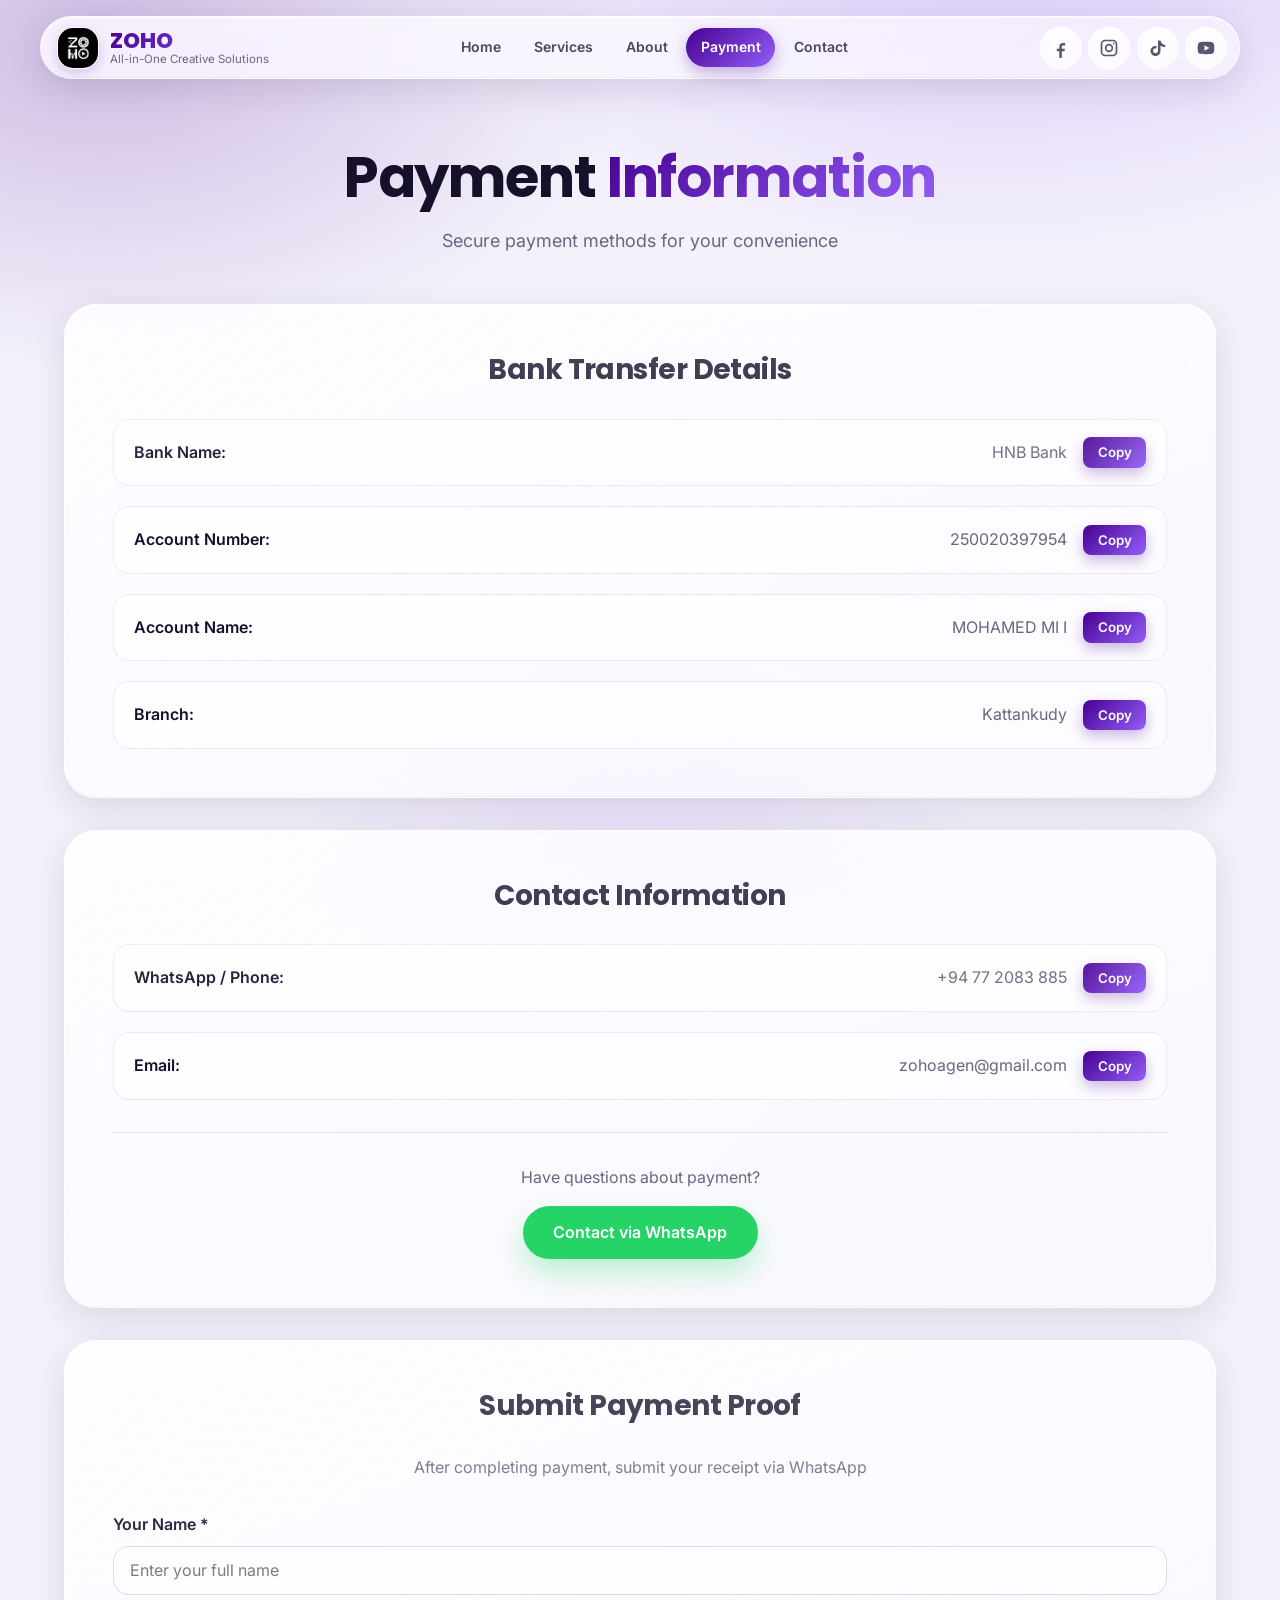
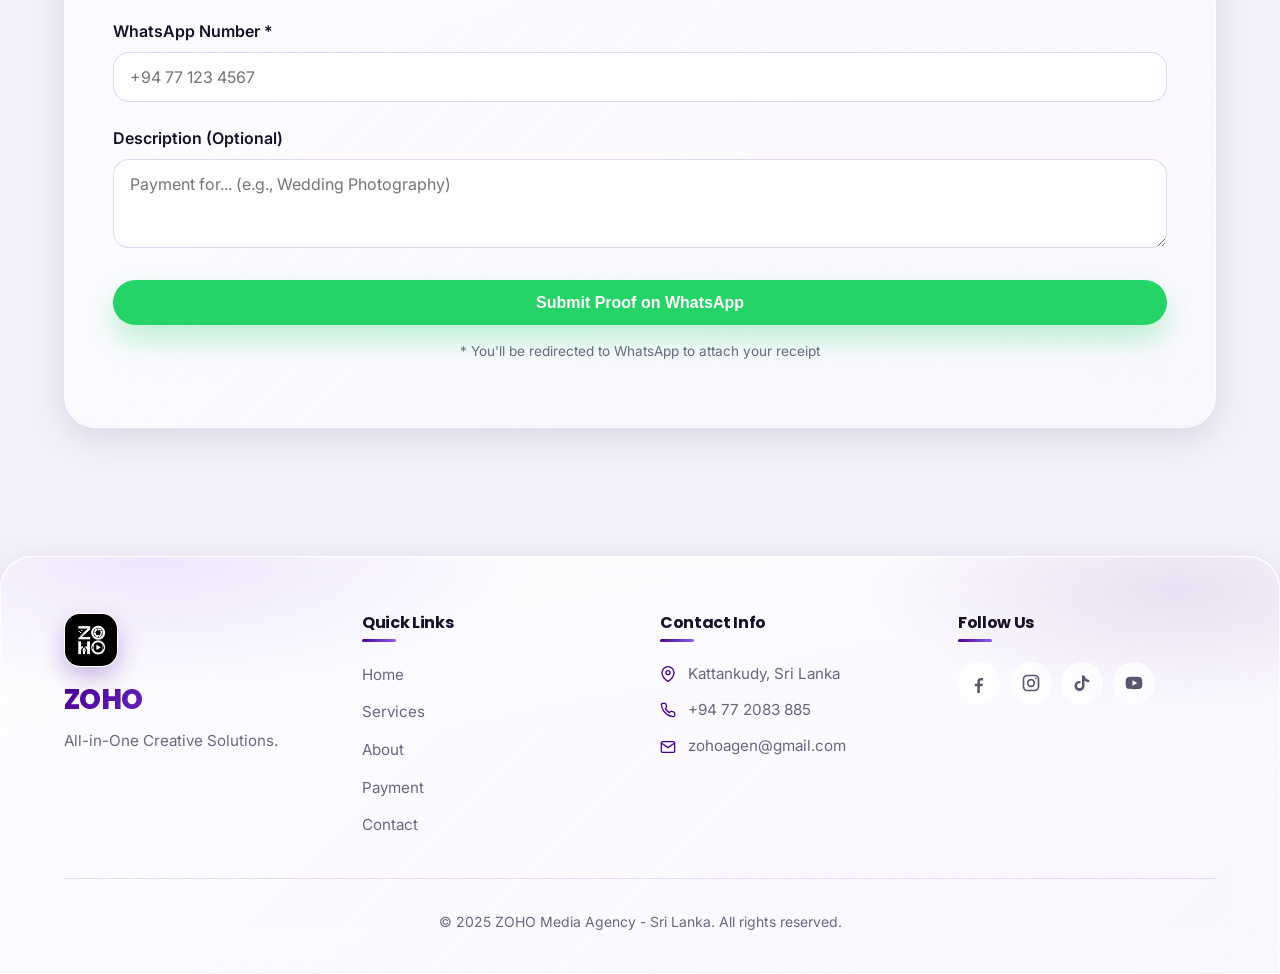
<file: payment.html>
<!DOCTYPE html>
<html lang="en">
<head>
  <meta charset="UTF-8">
  <meta name="viewport" content="width=device-width, initial-scale=1.0">
  <meta name="description" content="ZOHO Payment Portal - Secure payment submission">
  <meta name="theme-color" content="#480192">
  <title>Payment | ZOHO Creative Agency</title>
  <link rel="preconnect" href="https://fonts.googleapis.com">
  <link rel="preconnect" href="https://fonts.gstatic.com" crossorigin>
  <link href="https://fonts.googleapis.com/css2?family=Inter:wght@400;500;600;700;800&family=Poppins:wght@500;600;700;800;900&display=swap" rel="stylesheet">
  <link rel="icon" type="image/webp" href="assets/logos/logo.webp">
  <link rel="stylesheet" href="css/style.css">
</head>
<body>
  
  <!-- Glass Navbar -->
  <nav class="navbar glass" id="navbar">
    <div class="container nav-container">
      <a href="index.html" class="logo-link">
        <div class="logo-wrap">
          <img src="assets/logos/logo.webp" alt="ZOHO Logo" class="logo" loading="eager" onerror="this.style.display='none'">
        </div>
        <div class="brand-text">
          <div class="brand-name grad-text">ZOHO</div>
          <div class="brand-sub">All-in-One Creative Solutions</div>
        </div>
      </a>

      <button class="nav-toggle" id="navToggle" aria-label="Toggle navigation">
        <span></span><span></span><span></span>
      </button>

      <div class="nav-menu" id="navMenu">
        <a href="index.html" class="nav-link">Home</a>
        <a href="services.html" class="nav-link">Services</a>
        <a href="about.html" class="nav-link">About</a>
        <a href="payment.html" class="nav-link active">Payment</a>
        <a href="contact.html" class="nav-link">Contact</a>
      </div>

      <div class="social-header">
        <a href="https://www.facebook.com/profile.php?id=61586622721235&mibextid=ZbWKwL" target="_blank" rel="noopener" class="icon-btn"><svg viewBox="0 0 24 24" fill="currentColor" class="icon"><path d="M14 9h3V6h-3c-2.2 0-4 1.8-4 4v3H7v3h3v8h3v-8h3l1-3h-4v-3c0-.6.4-1 1-1Z"/></svg></a>
        <a href="https://www.instagram.com/zoho.agency?igsh=d2tpMnRzajRvNnVu" target="_blank" rel="noopener" class="icon-btn"><svg viewBox="0 0 24 24" fill="currentColor" class="icon"><path d="M7.5 2h9A5.5 5.5 0 0 1 22 7.5v9A5.5 5.5 0 0 1 16.5 22h-9A5.5 5.5 0 0 1 2 16.5v-9A5.5 5.5 0 0 1 7.5 2Zm0 2A3.5 3.5 0 0 0 4 7.5v9A3.5 3.5 0 0 0 7.5 20h9A3.5 3.5 0 0 0 20 16.5v-9A3.5 3.5 0 0 0 16.5 4h-9Zm10.25 1.5a1 1 0 1 1 0 2 1 1 0 0 1 0-2ZM12 7a5 5 0 1 1 0 10 5 5 0 0 1 0-10Zm0 2a3 3 0 1 0 0 6 3 3 0 0 0 0-6Z"/></svg></a>
        <a href="https://www.tiktok.com/@zoho.agency?_r=1&_t=ZS-9362gb5Vziz" target="_blank" rel="noopener" class="icon-btn"><svg viewBox="0 0 24 24" fill="currentColor" class="icon"><path d="M15 3c.5 2.9 2.7 5 5.7 5.3V11c-2.2-.1-4.1-.8-5.7-2v6.5c0 3.3-2.7 6-6 6s-6-2.7-6-6 2.7-6 6-6c.4 0 .8 0 1.2.1v3c-.4-.2-.8-.3-1.2-.3-1.7 0-3 1.3-3 3s1.3 3 3 3 3-1.3 3-3V3h3Z"/></svg></a>
        <a href="https://youtube.com/@pic_tora?si=zLDbB4mgj3G0l6gF" target="_blank" rel="noopener" class="icon-btn"><svg viewBox="0 0 24 24" fill="currentColor" class="icon"><path d="M21.6 7.2a3 3 0 0 0-2.1-2.1C17.7 4.6 12 4.6 12 4.6s-5.7 0-7.5.5A3 3 0 0 0 2.4 7.2 31.7 31.7 0 0 0 2 12a31.7 31.7 0 0 0 .4 4.8 3 3 0 0 0 2.1 2.1c1.8.5 7.5.5 7.5.5s5.7 0 7.5-.5a3 3 0 0 0 2.1-2.1A31.7 31.7 0 0 0 22 12a31.7 31.7 0 0 0-.4-4.8ZM10.2 15.4V8.6L16 12l-5.8 3.4Z"/></svg></a>
      </div>
    </div>
  </nav>

  <!-- Payment Section -->
  <section class="payment-section">
    <div class="container">
      <div class="page-header">
        <h1 class="page-title">Payment <span class="grad-text">Information</span></h1>
        <p class="page-subtitle">Secure payment methods for your convenience</p>
      </div>

      <!-- Bank Details Card -->
      <div class="payment-card glass" data-reveal>
        <h2 class="payment-card-title">Bank Transfer Details</h2>
        <div class="payment-grid">
          <div class="payment-item">
            <span class="payment-label">Bank Name:</span>
            <div class="payment-value-group">
              <span class="payment-value">HNB Bank</span>
              <button class="copy-btn" data-copy="HNB Bank">Copy</button>
            </div>
          </div>
          <div class="payment-item">
            <span class="payment-label">Account Number:</span>
            <div class="payment-value-group">
              <span class="payment-value">250020397954</span>
              <button class="copy-btn" data-copy="250020397954">Copy</button>
            </div>
          </div>
          <div class="payment-item">
            <span class="payment-label">Account Name:</span>
            <div class="payment-value-group">
              <span class="payment-value">MOHAMED MI I</span>
              <button class="copy-btn" data-copy="MOHAMED MI I">Copy</button>
            </div>
          </div>
          <div class="payment-item">
            <span class="payment-label">Branch:</span>
            <div class="payment-value-group">
              <span class="payment-value">Kattankudy</span>
              <button class="copy-btn" data-copy="Kattankudy">Copy</button>
            </div>
          </div>
        </div>
      </div>

      <!-- Contact Details -->
      <div class="payment-card glass" data-reveal>
        <h2 class="payment-card-title">Contact Information</h2>
        <div class="payment-grid">
          <div class="payment-item">
            <span class="payment-label">WhatsApp / Phone:</span>
            <div class="payment-value-group">
              <span class="payment-value">+94 77 2083 885</span>
              <button class="copy-btn" data-copy="+94 77 2083 885">Copy</button>
            </div>
          </div>
          <div class="payment-item">
            <span class="payment-label">Email:</span>
            <div class="payment-value-group">
              <span class="payment-value">zohoagen@gmail.com</span>
              <button class="copy-btn" data-copy="zohoagen@gmail.com">Copy</button>
            </div>
          </div>
        </div>
        <div class="payment-cta">
          <p>Have questions about payment?</p>
          <a href="https://wa.me/94772083885?text=Hello%20ZOHO%20Team%20%F0%9F%91%8B%0A%0AI%20have%20a%20question%20about%20payment." 
             target="_blank" 
             class="btn btn-whatsapp">Contact via WhatsApp</a>
        </div>
      </div>

      <!-- Submit Proof Form -->
      <div class="payment-form-card glass" data-reveal>
        <h2 class="payment-card-title">Submit Payment Proof</h2>
        <p style="color: var(--muted); margin-bottom: 2rem; text-align: center;">After completing payment, submit your receipt via WhatsApp</p>
        <form id="paymentProofForm">
          <div class="form-group">
            <label>Your Name *</label>
            <input type="text" id="payerName" required placeholder="Enter your full name">
          </div>
          <div class="form-group">
            <label>WhatsApp Number *</label>
            <input type="tel" id="whatsappNumber" required placeholder="+94 77 123 4567">
          </div>
          <div class="form-group">
            <label>Description (Optional)</label>
            <textarea id="description" rows="3" placeholder="Payment for... (e.g., Wedding Photography)"></textarea>
          </div>
          <button type="submit" class="btn btn-whatsapp" style="width: 100%;">Submit Proof on WhatsApp</button>
        </form>
        <p style="text-align: center; color: var(--muted); font-size: 0.85rem; margin-top: 1rem;">
          * You'll be redirected to WhatsApp to attach your receipt
        </p>
      </div>
    </div>
  </section>

  <!-- Footer -->
  <footer class="footer glass">
    <div class="container">
      <div class="footer-content">
        <div class="footer-col footer-about">
          <div class="footer-logo"><img src="assets/logos/logo.webp" alt="ZOHO Logo" loading="lazy" onerror="this.style.display='none'"></div>
          <h3 class="footer-brand grad-text">ZOHO</h3>
          <p class="footer-text">All-in-One Creative Solutions.</p>
        </div>
        <div class="footer-col">
          <h4 class="footer-heading">Quick Links</h4>
          <ul class="footer-links">
            <li><a href="index.html">Home</a></li>
            <li><a href="services.html">Services</a></li>
            <li><a href="about.html">About</a></li>
            <li><a href="payment.html">Payment</a></li>
            <li><a href="contact.html">Contact</a></li>
          </ul>
        </div>
        <div class="footer-col">
          <h4 class="footer-heading">Contact Info</h4>
          <ul class="footer-contact">
            <li><svg viewBox="0 0 24 24" fill="none" class="icon-sm"><path d="M21 10c0 7-9 13-9 13s-9-6-9-13a9 9 0 0118 0z" stroke="currentColor" stroke-width="2"/><circle cx="12" cy="10" r="3" stroke="currentColor" stroke-width="2"/></svg> Kattankudy, Sri Lanka</li>
            <li><svg viewBox="0 0 24 24" fill="none" class="icon-sm"><path d="M22 16.92v3a2 2 0 01-2.18 2 19.79 19.79 0 01-8.63-3.07 19.5 19.5 0 01-6-6 19.79 19.79 0 01-3.07-8.67A2 2 0 014.11 2h3a2 2 0 012 1.72c.127.96.361 1.903.7 2.81a2 2 0 01-.45 2.11L8.09 9.91a16 16 0 006 6l1.27-1.27a2 2 0 012.11-.45c.907.339 1.85.573 2.81.7A2 2 0 0122 16.92z" stroke="currentColor" stroke-width="2"/></svg> +94 77 2083 885</li>
            <li><svg viewBox="0 0 24 24" fill="none" class="icon-sm"><path d="M4 4h16c1.1 0 2 .9 2 2v12c0 1.1-.9 2-2 2H4c-1.1 0-2-.9-2-2V6c0-1.1.9-2 2-2z" stroke="currentColor" stroke-width="2"/><path d="M22 6l-10 7L2 6" stroke="currentColor" stroke-width="2"/></svg> zohoagen@gmail.com</li>
          </ul>
        </div>
        <div class="footer-col">
          <h4 class="footer-heading">Follow Us</h4>
          <div class="social-footer">
            <a href="https://www.facebook.com/profile.php?id=61586622721235&mibextid=ZbWKwL" target="_blank" class="icon-btn"><svg viewBox="0 0 24 24" fill="currentColor" class="icon"><path d="M14 9h3V6h-3c-2.2 0-4 1.8-4 4v3H7v3h3v8h3v-8h3l1-3h-4v-3c0-.6.4-1 1-1Z"/></svg></a>
            <a href="https://www.instagram.com/zoho.agency?igsh=d2tpMnRzajRvNnVu" target="_blank" class="icon-btn"><svg viewBox="0 0 24 24" fill="currentColor" class="icon"><path d="M7.5 2h9A5.5 5.5 0 0 1 22 7.5v9A5.5 5.5 0 0 1 16.5 22h-9A5.5 5.5 0 0 1 2 16.5v-9A5.5 5.5 0 0 1 7.5 2Zm0 2A3.5 3.5 0 0 0 4 7.5v9A3.5 3.5 0 0 0 7.5 20h9A3.5 3.5 0 0 0 20 16.5v-9A3.5 3.5 0 0 0 16.5 4h-9Zm10.25 1.5a1 1 0 1 1 0 2 1 1 0 0 1 0-2ZM12 7a5 5 0 1 1 0 10 5 5 0 0 1 0-10Zm0 2a3 3 0 1 0 0 6 3 3 0 0 0 0-6Z"/></svg></a>
            <a href="https://www.tiktok.com/@zoho.agency?_r=1&_t=ZS-9362gb5Vziz" target="_blank" class="icon-btn"><svg viewBox="0 0 24 24" fill="currentColor" class="icon"><path d="M15 3c.5 2.9 2.7 5 5.7 5.3V11c-2.2-.1-4.1-.8-5.7-2v6.5c0 3.3-2.7 6-6 6s-6-2.7-6-6 2.7-6 6-6c.4 0 .8 0 1.2.1v3c-.4-.2-.8-.3-1.2-.3-1.7 0-3 1.3-3 3s1.3 3 3 3 3-1.3 3-3V3h3Z"/></svg></a>
            <a href="https://youtube.com/@zoho-e5b?si=urfJHLLEDEVR0eCh" target="_blank" class="icon-btn"><svg viewBox="0 0 24 24" fill="currentColor" class="icon"><path d="M21.6 7.2a3 3 0 0 0-2.1-2.1C17.7 4.6 12 4.6 12 4.6s-5.7 0-7.5.5A3 3 0 0 0 2.4 7.2 31.7 31.7 0 0 0 2 12a31.7 31.7 0 0 0 .4 4.8 3 3 0 0 0 2.1 2.1c1.8.5 7.5.5 7.5.5s5.7 0 7.5-.5a3 3 0 0 0 2.1-2.1A31.7 31.7 0 0 0 22 12a31.7 31.7 0 0 0-.4-4.8ZM10.2 15.4V8.6L16 12l-5.8 3.4Z"/></svg></a>
          </div>
        </div>
      </div>
      <div class="footer-bottom"><p>&copy; 2025 ZOHO Media Agency - Sri Lanka. All rights reserved.</p></div>
    </div>
  </footer>


  <script>
    document.getElementById('paymentProofForm')?.addEventListener('submit', function(e) {
      e.preventDefault();
      const name = document.getElementById('payerName').value;
      const whatsapp = document.getElementById('whatsappNumber').value;
      const description = document.getElementById('description').value;
      if (!name || !whatsapp) { alert('Please fill required fields'); return; }
      const msg = `Hello ZOHO Team 👋\n\nPayment Proof:\n\nName: ${name}\nWhatsApp: ${whatsapp}\nDescription: ${description}\n\nI will attach the receipt in the next message.`;
      window.open(`https://wa.me/94772083885?text=${encodeURIComponent(msg)}`, '_blank');
    });
  </script>
  <script src="js/main.js"></script>
</body>
</html>
</file>
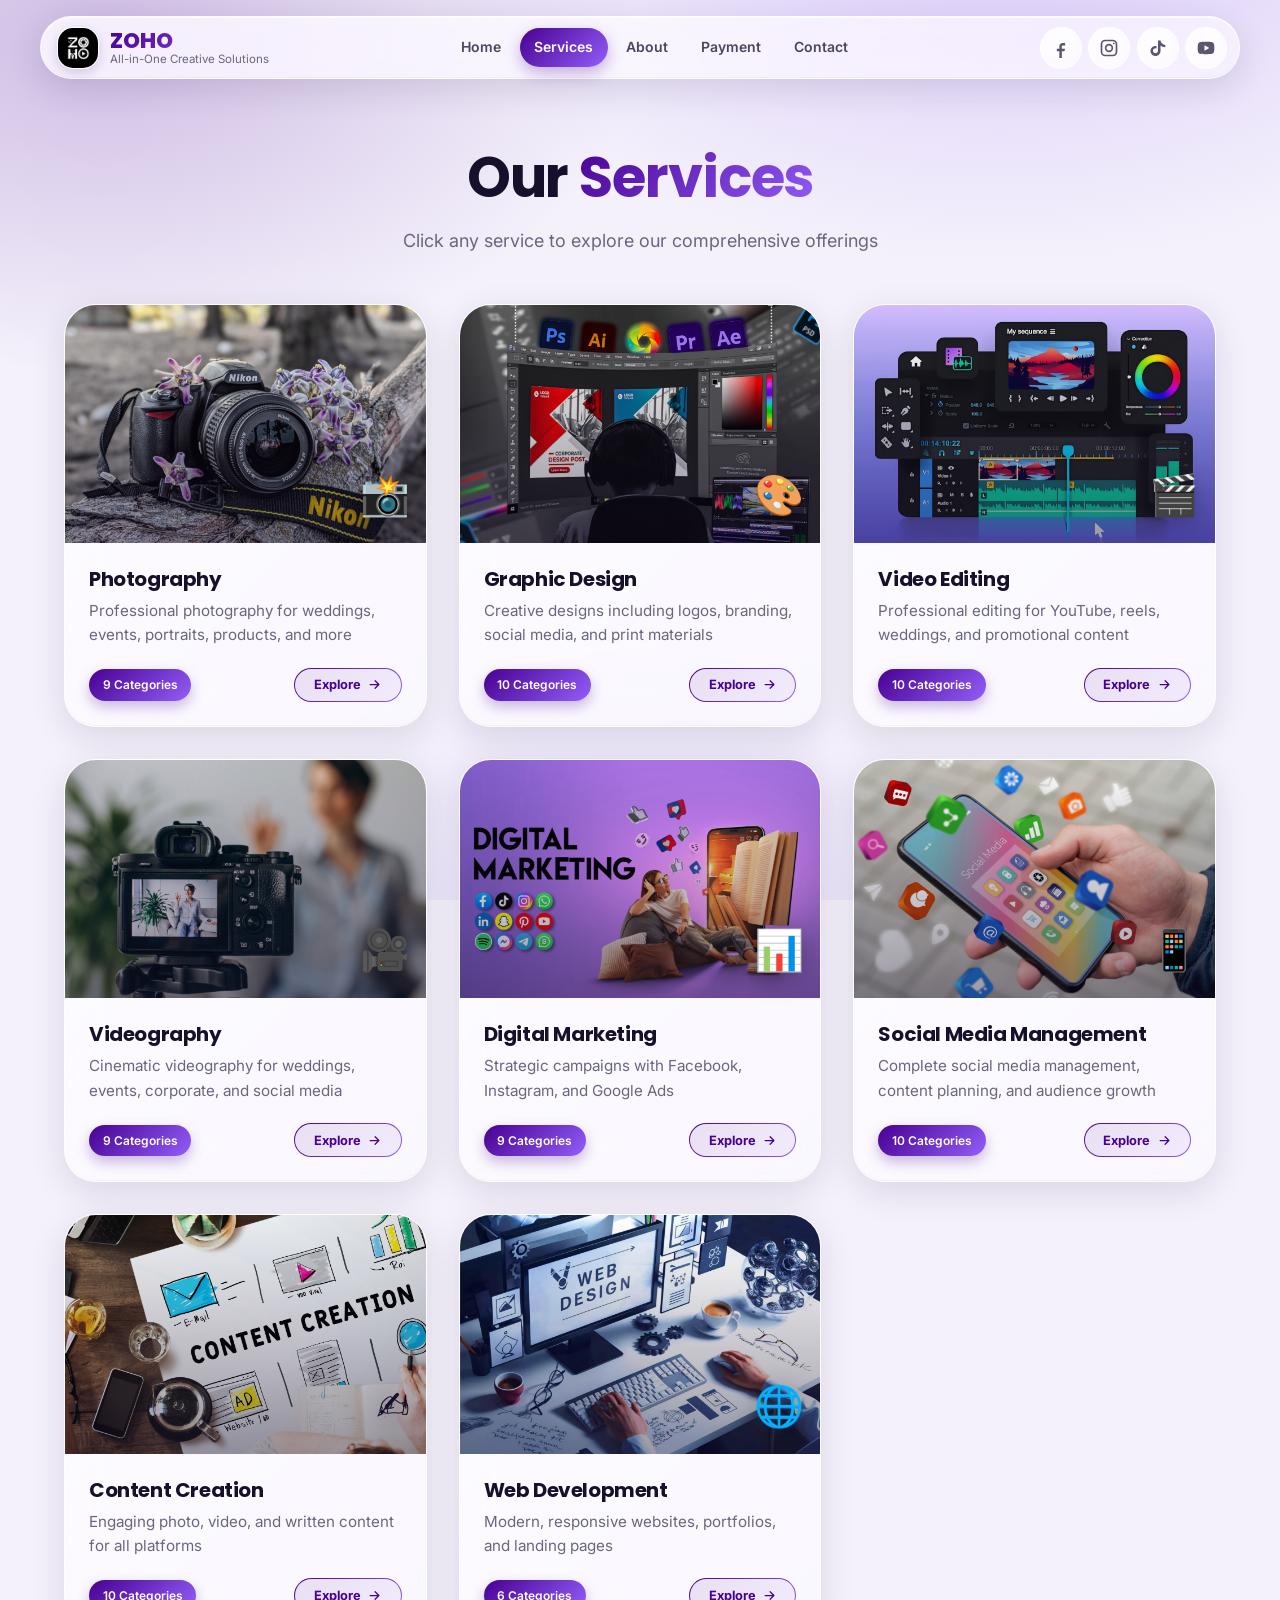
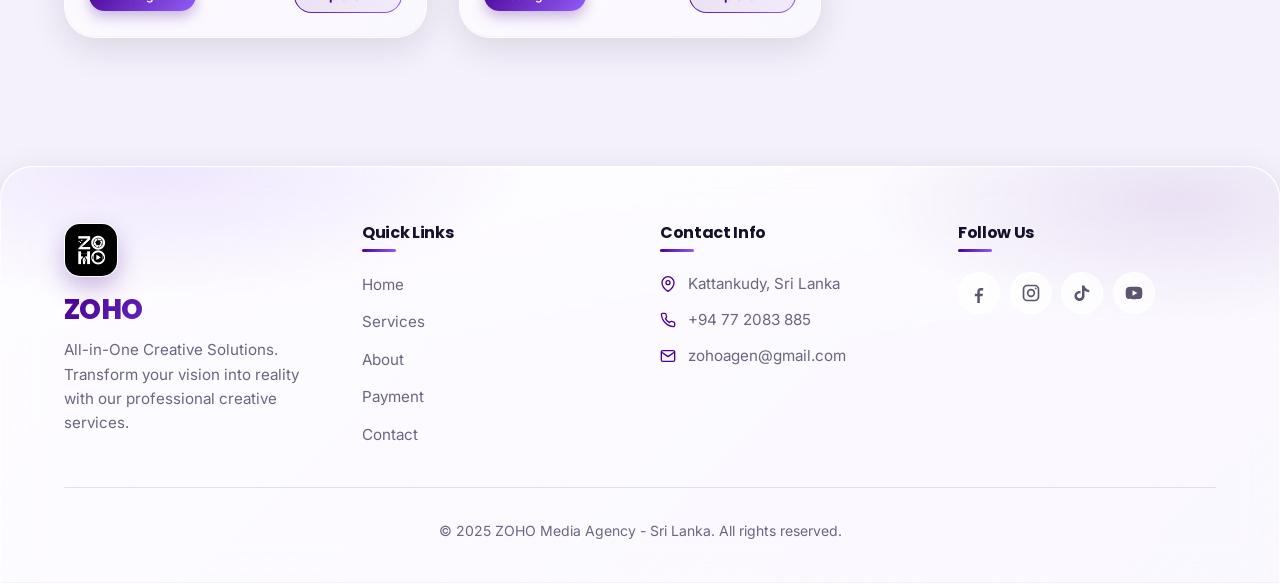
<file: services.html>
<!DOCTYPE html>
<html lang="en">
<head>
  <meta charset="UTF-8">
  <meta name="viewport" content="width=device-width, initial-scale=1.0">
  <meta name="description" content="ZOHO Services - Professional Photography, Graphic Design, Video Editing, Videography, Digital Marketing, Social Media Management, Content Creation & Web Development">
  <meta name="theme-color" content="#480192">
  <title>Our Services | ZOHO Creative Agency</title>
  <link rel="preconnect" href="https://fonts.googleapis.com">
  <link rel="preconnect" href="https://fonts.gstatic.com" crossorigin>
  <link href="https://fonts.googleapis.com/css2?family=Inter:wght@400;500;600;700;800&family=Poppins:wght@500;600;700;800;900&display=swap" rel="stylesheet">
  <link rel="icon" type="image/webp" href="assets/logos/logo.webp">
  <link rel="stylesheet" href="css/main.css">
</head>
<body>
  
  <!-- Glass Navbar -->
  <nav class="navbar glass" id="navbar">
    <div class="container nav-container">
      <a href="index.html" class="logo-link">
        <div class="logo-wrap">
          <img src="assets/logos/logo.webp" alt="ZOHO Logo" class="logo" loading="eager" onerror="this.style.display='none'">
        </div>
        <div class="brand-text">
          <div class="brand-name grad-text">ZOHO</div>
          <div class="brand-sub">All-in-One Creative Solutions</div>
        </div>
      </a>

      <button class="nav-toggle" id="navToggle" aria-label="Toggle navigation">
        <span></span>
        <span></span>
        <span></span>
      </button>

      <div class="nav-menu" id="navMenu">
        <a href="index.html" class="nav-link">Home</a>
        <a href="services.html" class="nav-link active">Services</a>
        <a href="about.html" class="nav-link">About</a>
        <a href="payment.html" class="nav-link">Payment</a>
        <a href="contact.html" class="nav-link">Contact</a>
      </div>

      <div class="social-header">
        <a href="https://www.facebook.com/profile.php?id=61586622721235&mibextid=ZbWKwL" target="_blank" rel="noopener" class="icon-btn" aria-label="Facebook">
          <svg viewBox="0 0 24 24" fill="currentColor" class="icon"><path d="M14 9h3V6h-3c-2.2 0-4 1.8-4 4v3H7v3h3v8h3v-8h3l1-3h-4v-3c0-.6.4-1 1-1Z"/></svg>
        </a>
        <a href="https://www.instagram.com/zoho.agency?igsh=d2tpMnRzajRvNnVu" target="_blank" rel="noopener" class="icon-btn" aria-label="Instagram">
          <svg viewBox="0 0 24 24" fill="currentColor" class="icon"><path d="M7.5 2h9A5.5 5.5 0 0 1 22 7.5v9A5.5 5.5 0 0 1 16.5 22h-9A5.5 5.5 0 0 1 2 16.5v-9A5.5 5.5 0 0 1 7.5 2Zm0 2A3.5 3.5 0 0 0 4 7.5v9A3.5 3.5 0 0 0 7.5 20h9A3.5 3.5 0 0 0 20 16.5v-9A3.5 3.5 0 0 0 16.5 4h-9Zm10.25 1.5a1 1 0 1 1 0 2 1 1 0 0 1 0-2ZM12 7a5 5 0 1 1 0 10 5 5 0 0 1 0-10Zm0 2a3 3 0 1 0 0 6 3 3 0 0 0 0-6Z"/></svg>
        </a>
        <a href="https://www.tiktok.com/@zoho.agency?_r=1&_t=ZS-9362gb5Vziz" target="_blank" rel="noopener" class="icon-btn" aria-label="TikTok">
          <svg viewBox="0 0 24 24" fill="currentColor" class="icon"><path d="M15 3c.5 2.9 2.7 5 5.7 5.3V11c-2.2-.1-4.1-.8-5.7-2v6.5c0 3.3-2.7 6-6 6s-6-2.7-6-6 2.7-6 6-6c.4 0 .8 0 1.2.1v3c-.4-.2-.8-.3-1.2-.3-1.7 0-3 1.3-3 3s1.3 3 3 3 3-1.3 3-3V3h3Z"/></svg>
        </a>
        <a href="https://youtube.com/@pic_tora?si=zLDbB4mgj3G0l6gF" target="_blank" rel="noopener" class="icon-btn" aria-label="YouTube">
          <svg viewBox="0 0 24 24" fill="currentColor" class="icon"><path d="M21.6 7.2a3 3 0 0 0-2.1-2.1C17.7 4.6 12 4.6 12 4.6s-5.7 0-7.5.5A3 3 0 0 0 2.4 7.2 31.7 31.7 0 0 0 2 12a31.7 31.7 0 0 0 .4 4.8 3 3 0 0 0 2.1 2.1c1.8.5 7.5.5 7.5.5s5.7 0 7.5-.5a3 3 0 0 0 2.1-2.1A31.7 31.7 0 0 0 22 12a31.7 31.7 0 0 0-.4-4.8ZM10.2 15.4V8.6L16 12l-5.8 3.4Z"/></svg>
        </a>
      </div>
    </div>
  </nav>

  <!-- Services Page Content -->
  <section class="services-page">
    <div class="container">
      <!-- Page Header -->
      <div class="page-header">
        <h1 class="page-title">Our <span class="grad-text">Services</span></h1>
        <p class="page-subtitle">Click any service to explore our comprehensive offerings</p>
      </div>

      <!-- Service Detail Container (Hidden by default, shown when service clicked) -->
      <div id="serviceDetailContainer" class="service-detail-container"></div>

      <!-- Main Services Grid -->
      <div class="services-main-grid" id="servicesMainGrid">
        
        <!-- Service 1: Photography -->
        <div class="service-main-card glass" data-service="photography" data-reveal>
          <div class="service-image" style="background-image: url('assets/images/services/photography.jpg')">
            <div class="service-overlay"></div>
            <div class="service-icon-float">📸</div>
          </div>
          <div class="service-body">
            <h3 class="service-title">Photography</h3>
            <p class="service-desc">Professional photography for weddings, events, portraits, products, and more</p>
            <div class="service-meta"><span class="service-badge">9 Categories</span><button class="btn-explore" type="button">Explore<svg viewBox="0 0 24 24" fill="none" class="explore-arrow"><path d="M5 12h14M13 6l6 6-6 6" stroke="currentColor" stroke-width="2" stroke-linecap="round" stroke-linejoin="round"/></svg></button></div>
          </div>
        </div>

        <!-- Service 2: Graphic Design -->
        <div class="service-main-card glass" data-service="graphic-design" data-reveal>
          <div class="service-image" style="background-image: url('assets/images/services/graphic-design.jpg')">
            <div class="service-overlay"></div>
            <div class="service-icon-float">🎨</div>
          </div>
          <div class="service-body">
            <h3 class="service-title">Graphic Design</h3>
            <p class="service-desc">Creative designs including logos, branding, social media, and print materials</p>
            <div class="service-meta"><span class="service-badge">10 Categories</span><button class="btn-explore" type="button">Explore<svg viewBox="0 0 24 24" fill="none" class="explore-arrow"><path d="M5 12h14M13 6l6 6-6 6" stroke="currentColor" stroke-width="2" stroke-linecap="round" stroke-linejoin="round"/></svg></button></div>
          </div>
        </div>

        <!-- Service 3: Video Editing -->
        <div class="service-main-card glass" data-service="video-editing" data-reveal>
          <div class="service-image" style="background-image: url('assets/images/services/video-editing.jpg')">
            <div class="service-overlay"></div>
            <div class="service-icon-float">🎬</div>
          </div>
          <div class="service-body">
            <h3 class="service-title">Video Editing</h3>
            <p class="service-desc">Professional editing for YouTube, reels, weddings, and promotional content</p>
            <div class="service-meta"><span class="service-badge">10 Categories</span><button class="btn-explore" type="button">Explore<svg viewBox="0 0 24 24" fill="none" class="explore-arrow"><path d="M5 12h14M13 6l6 6-6 6" stroke="currentColor" stroke-width="2" stroke-linecap="round" stroke-linejoin="round"/></svg></button></div>
          </div>
        </div>

        <!-- Service 4: Videography -->
        <div class="service-main-card glass" data-service="videography" data-reveal>
          <div class="service-image" style="background-image: url('assets/images/services/videography.jpg')">
            <div class="service-overlay"></div>
            <div class="service-icon-float">🎥</div>
          </div>
          <div class="service-body">
            <h3 class="service-title">Videography</h3>
            <p class="service-desc">Cinematic videography for weddings, events, corporate, and social media</p>
            <div class="service-meta"><span class="service-badge">9 Categories</span><button class="btn-explore" type="button">Explore<svg viewBox="0 0 24 24" fill="none" class="explore-arrow"><path d="M5 12h14M13 6l6 6-6 6" stroke="currentColor" stroke-width="2" stroke-linecap="round" stroke-linejoin="round"/></svg></button></div>
          </div>
        </div>

        <!-- Service 5: Digital Marketing -->
        <div class="service-main-card glass" data-service="digital-marketing" data-reveal>
          <div class="service-image" style="background-image: url('assets/images/services/digital-marketing.jpg')">
            <div class="service-overlay"></div>
            <div class="service-icon-float">📊</div>
          </div>
          <div class="service-body">
            <h3 class="service-title">Digital Marketing</h3>
            <p class="service-desc">Strategic campaigns with Facebook, Instagram, and Google Ads</p>
            <div class="service-meta"><span class="service-badge">9 Categories</span><button class="btn-explore" type="button">Explore<svg viewBox="0 0 24 24" fill="none" class="explore-arrow"><path d="M5 12h14M13 6l6 6-6 6" stroke="currentColor" stroke-width="2" stroke-linecap="round" stroke-linejoin="round"/></svg></button></div>
          </div>
        </div>

        <!-- Service 6: Social Media Management -->
        <div class="service-main-card glass" data-service="social-media" data-reveal>
          <div class="service-image" style="background-image: url('assets/images/services/social-media.jpg')">
            <div class="service-overlay"></div>
            <div class="service-icon-float">📱</div>
          </div>
          <div class="service-body">
            <h3 class="service-title">Social Media Management</h3>
            <p class="service-desc">Complete social media management, content planning, and audience growth</p>
            <div class="service-meta"><span class="service-badge">10 Categories</span><button class="btn-explore" type="button">Explore<svg viewBox="0 0 24 24" fill="none" class="explore-arrow"><path d="M5 12h14M13 6l6 6-6 6" stroke="currentColor" stroke-width="2" stroke-linecap="round" stroke-linejoin="round"/></svg></button></div>
          </div>
        </div>

        <!-- Service 7: Content Creation -->
        <div class="service-main-card glass" data-service="content-creation" data-reveal>
          <div class="service-image" style="background-image: url('assets/images/services/content-creation.jpg')">
            <div class="service-overlay"></div>
            <div class="service-icon-float">✍️</div>
          </div>
          <div class="service-body">
            <h3 class="service-title">Content Creation</h3>
            <p class="service-desc">Engaging photo, video, and written content for all platforms</p>
            <div class="service-meta"><span class="service-badge">10 Categories</span><button class="btn-explore" type="button">Explore<svg viewBox="0 0 24 24" fill="none" class="explore-arrow"><path d="M5 12h14M13 6l6 6-6 6" stroke="currentColor" stroke-width="2" stroke-linecap="round" stroke-linejoin="round"/></svg></button></div>
          </div>
        </div>

        <!-- Service 8: Web Development -->
        <div class="service-main-card glass" data-service="web-development" data-reveal>
          <div class="service-image" style="background-image: url('assets/images/services/web-development.jpg')">
            <div class="service-overlay"></div>
            <div class="service-icon-float">🌐</div>
          </div>
          <div class="service-body">
            <h3 class="service-title">Web Development</h3>
            <p class="service-desc">Modern, responsive websites, portfolios, and landing pages</p>
            <div class="service-meta"><span class="service-badge">6 Categories</span><button class="btn-explore" type="button">Explore<svg viewBox="0 0 24 24" fill="none" class="explore-arrow"><path d="M5 12h14M13 6l6 6-6 6" stroke="currentColor" stroke-width="2" stroke-linecap="round" stroke-linejoin="round"/></svg></button></div>
          </div>
        </div>

      </div>
    </div>
  </section>

  <!-- Footer -->
  <footer class="footer glass">
    <div class="container">
      <div class="footer-content">
        <div class="footer-col footer-about">
          <div class="footer-logo">
            <img src="assets/logos/logo.webp" alt="ZOHO Logo" loading="lazy" onerror="this.style.display='none'">
          </div>
          <h3 class="footer-brand grad-text">ZOHO</h3>
          <p class="footer-text">All-in-One Creative Solutions. Transform your vision into reality with our professional creative services.</p>
        </div>

        <div class="footer-col">
          <h4 class="footer-heading">Quick Links</h4>
          <ul class="footer-links">
            <li><a href="index.html">Home</a></li>
            <li><a href="services.html">Services</a></li>
            <li><a href="about.html">About</a></li>
            <li><a href="payment.html">Payment</a></li>
            <li><a href="contact.html">Contact</a></li>
          </ul>
        </div>

        <div class="footer-col">
          <h4 class="footer-heading">Contact Info</h4>
          <ul class="footer-contact">
            <li>
              <svg viewBox="0 0 24 24" fill="none" class="icon-sm">
                <path d="M21 10c0 7-9 13-9 13s-9-6-9-13a9 9 0 0118 0z" stroke="currentColor" stroke-width="2"/>
                <circle cx="12" cy="10" r="3" stroke="currentColor" stroke-width="2"/>
              </svg>
              Kattankudy, Sri Lanka
            </li>
            <li>
              <svg viewBox="0 0 24 24" fill="none" class="icon-sm">
                <path d="M22 16.92v3a2 2 0 01-2.18 2 19.79 19.79 0 01-8.63-3.07 19.5 19.5 0 01-6-6 19.79 19.79 0 01-3.07-8.67A2 2 0 014.11 2h3a2 2 0 012 1.72c.127.96.361 1.903.7 2.81a2 2 0 01-.45 2.11L8.09 9.91a16 16 0 006 6l1.27-1.27a2 2 0 012.11-.45c.907.339 1.85.573 2.81.7A2 2 0 0122 16.92z" stroke="currentColor" stroke-width="2" stroke-linecap="round" stroke-linejoin="round"/>
              </svg>
              +94 77 2083 885
            </li>
            <li>
              <svg viewBox="0 0 24 24" fill="none" class="icon-sm">
                <path d="M4 4h16c1.1 0 2 .9 2 2v12c0 1.1-.9 2-2 2H4c-1.1 0-2-.9-2-2V6c0-1.1.9-2 2-2z" stroke="currentColor" stroke-width="2" stroke-linecap="round" stroke-linejoin="round"/>
                <path d="M22 6l-10 7L2 6" stroke="currentColor" stroke-width="2" stroke-linecap="round" stroke-linejoin="round"/>
              </svg>
              zohoagen@gmail.com
            </li>
          </ul>
        </div>

        <div class="footer-col">
          <h4 class="footer-heading">Follow Us</h4>
          <div class="social-footer">
            <a href="https://www.facebook.com/profile.php?id=61586622721235&mibextid=ZbWKwL" target="_blank" rel="noopener" class="icon-btn" aria-label="Facebook">
              <svg viewBox="0 0 24 24" fill="currentColor" class="icon"><path d="M14 9h3V6h-3c-2.2 0-4 1.8-4 4v3H7v3h3v8h3v-8h3l1-3h-4v-3c0-.6.4-1 1-1Z"/></svg>
            </a>
            <a href="https://www.instagram.com/zoho.agency?igsh=d2tpMnRzajRvNnVu" target="_blank" rel="noopener" class="icon-btn" aria-label="Instagram">
              <svg viewBox="0 0 24 24" fill="currentColor" class="icon"><path d="M7.5 2h9A5.5 5.5 0 0 1 22 7.5v9A5.5 5.5 0 0 1 16.5 22h-9A5.5 5.5 0 0 1 2 16.5v-9A5.5 5.5 0 0 1 7.5 2Zm0 2A3.5 3.5 0 0 0 4 7.5v9A3.5 3.5 0 0 0 7.5 20h9A3.5 3.5 0 0 0 20 16.5v-9A3.5 3.5 0 0 0 16.5 4h-9Zm10.25 1.5a1 1 0 1 1 0 2 1 1 0 0 1 0-2ZM12 7a5 5 0 1 1 0 10 5 5 0 0 1 0-10Zm0 2a3 3 0 1 0 0 6 3 3 0 0 0 0-6Z"/></svg>
            </a>
            <a href="https://www.tiktok.com/@zoho.agency?_r=1&_t=ZS-9362gb5Vziz" target="_blank" rel="noopener" class="icon-btn" aria-label="TikTok">
              <svg viewBox="0 0 24 24" fill="currentColor" class="icon"><path d="M15 3c.5 2.9 2.7 5 5.7 5.3V11c-2.2-.1-4.1-.8-5.7-2v6.5c0 3.3-2.7 6-6 6s-6-2.7-6-6 2.7-6 6-6c.4 0 .8 0 1.2.1v3c-.4-.2-.8-.3-1.2-.3-1.7 0-3 1.3-3 3s1.3 3 3 3 3-1.3 3-3V3h3Z"/></svg>
            </a>
            <a href="https://youtube.com/@zoho-e5b?si=urfJHLLEDEVR0eCh" target="_blank" rel="noopener" class="icon-btn" aria-label="YouTube">
              <svg viewBox="0 0 24 24" fill="currentColor" class="icon"><path d="M21.6 7.2a3 3 0 0 0-2.1-2.1C17.7 4.6 12 4.6 12 4.6s-5.7 0-7.5.5A3 3 0 0 0 2.4 7.2 31.7 31.7 0 0 0 2 12a31.7 31.7 0 0 0 .4 4.8 3 3 0 0 0 2.1 2.1c1.8.5 7.5.5 7.5.5s5.7 0 7.5-.5a3 3 0 0 0 2.1-2.1A31.7 31.7 0 0 0 22 12a31.7 31.7 0 0 0-.4-4.8ZM10.2 15.4V8.6L16 12l-5.8 3.4Z"/></svg>
            </a>
          </div>
        </div>
      </div>

      <div class="footer-bottom">
        <p>&copy; 2025 ZOHO Media Agency - Sri Lanka. All rights reserved.</p>
      </div>
    </div>
  </footer>


  <!-- Scripts -->
  <script src="js/main.js"></script>
</body>
</html>
</file>
<file: css/main.css>
/* ===============================================
   ZOHO — Premium Liquid-Glass Creative Agency
   Glassmorphism UI · Purple Gradient Theme
   Unified stylesheet (all pages)
   =============================================== */

/* === Design Tokens === */
:root {
  /* Base colors */
  --bg: #f4f1fb;
  --ink: #17102b;
  --muted: #6b6580;
  --purple: #480192;
  --purple-2: #925ef8;

  /* Liquid Glass */
  --glass-bg: linear-gradient(135deg, rgba(255, 255, 255, 0.78) 0%, rgba(255, 255, 255, 0.52) 100%);
  --glass-bg-solid: rgba(255, 255, 255, 0.68);
  --glass-border: rgba(255, 255, 255, 0.7);
  --glass-blur: blur(22px) saturate(165%);
  --glass-shadow:
    0 10px 34px rgba(31, 17, 58, 0.12),
    inset 0 1px 0 rgba(255, 255, 255, 0.75),
    inset 0 -1px 0 rgba(72, 1, 146, 0.04);
  --glass-shadow-hover:
    0 22px 54px rgba(72, 1, 146, 0.22),
    inset 0 1px 0 rgba(255, 255, 255, 0.85);
  --ring: 0 0 0 1px rgba(146, 94, 248, 0.45);

  /* Gradients */
  --grad-primary: linear-gradient(135deg, #480192 0%, #925ef8 100%);
  --grad-hover: linear-gradient(135deg, #5c0bb3 0%, #a67ffa 100%);
  --grad-purple: linear-gradient(135deg, #480192 0%, #925ef8 100%);
  --grad-faq: linear-gradient(135deg, #0d7377 0%, #14b8a6 100%);
  --grad-faq-hover: linear-gradient(135deg, #0f8286 0%, #19cdb8 100%);
  --grad-wa: linear-gradient(135deg, #0e8a3e 0%, #25d366 100%);

  /* Typography */
  --font-primary: 'Inter', system-ui, -apple-system, sans-serif;
  --font-heading: 'Poppins', 'Inter', system-ui, sans-serif;

  /* Spacing */
  --spacing-xs: 0.5rem;
  --spacing-sm: 1rem;
  --spacing-md: 1.5rem;
  --spacing-lg: 2rem;
  --spacing-xl: 3rem;
  --spacing-2xl: 4rem;

  /* Radius */
  --radius-sm: 0.75rem;
  --radius-md: 1rem;
  --radius-lg: 1.5rem;
  --radius-xl: 2rem;
  --radius-pill: 999px;

  /* Transitions */
  --transition-fast: 180ms cubic-bezier(0.4, 0, 0.2, 1);
  --transition-base: 240ms cubic-bezier(0.22, 1, 0.36, 1);
  --transition-slow: 380ms cubic-bezier(0.22, 1, 0.36, 1);
}

/* === Reset & Base === */
*, *::before, *::after {
  margin: 0;
  padding: 0;
  box-sizing: border-box;
}

html {
  scroll-behavior: smooth;
  -webkit-font-smoothing: antialiased;
  -moz-osx-font-smoothing: grayscale;
}

body {
  font-family: var(--font-primary);
  font-size: 16px;
  line-height: 1.6;
  color: var(--ink);
  background:
    radial-gradient(1000px 620px at 78% -12%, rgba(146, 94, 248, 0.28), transparent 60%),
    radial-gradient(900px 560px at 8% 4%, rgba(72, 1, 146, 0.22), transparent 60%),
    radial-gradient(700px 700px at 50% 118%, rgba(146, 94, 248, 0.18), transparent 60%),
    var(--bg);
  background-attachment: fixed;
  min-height: 100vh;
  overflow-x: hidden;
}

h1, h2, h3, h4, h5, h6 {
  font-family: var(--font-heading);
  font-weight: 700;
  line-height: 1.2;
  letter-spacing: -0.02em;
  color: var(--ink);
}

h1 { font-size: clamp(2.5rem, 6vw, 4rem); }
h2 { font-size: clamp(2rem, 4vw, 3rem); }
h3 { font-size: clamp(1.5rem, 3vw, 2rem); }
h4 { font-size: clamp(1.25rem, 2.5vw, 1.5rem); }

p { margin-bottom: 1rem; }

a {
  text-decoration: none;
  color: inherit;
  transition: color var(--transition-base), transform var(--transition-base);
}

img {
  max-width: 100%;
  height: auto;
  display: block;
}

/* === Utility === */
.container {
  width: 100%;
  max-width: 1200px;
  margin: 0 auto;
  padding: 0 1.5rem;
}

@media (max-width: 768px) {
  .container { padding: 0 1rem; }
}

.text-center { text-align: center; }
.mt-8 { margin-top: 2rem; }

/* === Liquid Glass Surface === */
.glass {
  position: relative;
  background: var(--glass-bg);
  border: 1px solid var(--glass-border);
  backdrop-filter: var(--glass-blur);
  -webkit-backdrop-filter: var(--glass-blur);
  box-shadow: var(--glass-shadow);
}

/* Soft top sheen for glass panels (skipped where it would cover media) */
.glass::before {
  content: "";
  position: absolute;
  inset: 0;
  border-radius: inherit;
  background: linear-gradient(180deg, rgba(255, 255, 255, 0.35) 0%, rgba(255, 255, 255, 0) 42%);
  pointer-events: none;
  opacity: 0.8;
}

.service-card.glass::before,
.navbar.glass::before { display: none; }

/* === Gradient Text === */
.grad-text {
  background: var(--grad-primary);
  -webkit-background-clip: text;
  -webkit-text-fill-color: transparent;
  background-clip: text;
  color: transparent;
}

.grad-bg { background: var(--grad-primary); }

/* === Buttons === */
.btn {
  position: relative;
  display: inline-flex;
  align-items: center;
  justify-content: center;
  gap: 0.6rem;
  padding: 0.85rem 1.9rem;
  border-radius: var(--radius-pill);
  font-weight: 600;
  font-size: 1rem;
  cursor: pointer;
  border: none;
  transition: transform var(--transition-base), box-shadow var(--transition-base), background var(--transition-base);
  will-change: transform;
  white-space: nowrap;
  overflow: hidden;
}

/* Shine sweep on hover */
.btn::after {
  content: "";
  position: absolute;
  top: 0;
  left: -120%;
  width: 60%;
  height: 100%;
  background: linear-gradient(100deg, transparent, rgba(255, 255, 255, 0.45), transparent);
  transform: skewX(-18deg);
  transition: left var(--transition-slow);
}

.btn:hover::after { left: 140%; }

.btn:active { transform: translateY(1px) scale(0.99); }

.btn-primary {
  background: var(--grad-primary);
  color: #fff;
  box-shadow: 0 14px 30px rgba(72, 1, 146, 0.32);
}

.btn-primary:hover {
  transform: translateY(-2px);
  box-shadow: 0 20px 44px rgba(72, 1, 146, 0.42);
  background: var(--grad-hover);
}

.btn-ghost {
  background: var(--glass-bg);
  border: 1px solid var(--glass-border);
  color: var(--ink);
  backdrop-filter: var(--glass-blur);
  -webkit-backdrop-filter: var(--glass-blur);
  box-shadow: var(--glass-shadow);
}

.btn-ghost:hover {
  transform: translateY(-2px);
  box-shadow: var(--glass-shadow-hover), var(--ring);
  border-color: rgba(146, 94, 248, 0.55);
}

.btn-whatsapp {
  background: #25d366;
  color: #fff;
  box-shadow: 0 14px 30px rgba(37, 211, 102, 0.3);
}

.btn-whatsapp:hover {
  transform: translateY(-2px);
  box-shadow: 0 20px 44px rgba(37, 211, 102, 0.42);
  background: #1da851;
}

.btn-icon { width: 1.25rem; height: 1.25rem; }

/* === Chips === */
.chip {
  display: inline-flex;
  align-items: center;
  padding: 0.5rem 0.95rem;
  border-radius: var(--radius-pill);
  font-weight: 600;
  font-size: 0.85rem;
  border: 1px solid var(--glass-border);
  background: var(--glass-bg);
  color: var(--purple);
  backdrop-filter: blur(10px);
  -webkit-backdrop-filter: blur(10px);
}

/* === Icon Buttons === */
.icon-btn {
  width: 42px;
  height: 42px;
  display: inline-flex;
  align-items: center;
  justify-content: center;
  border-radius: var(--radius-pill);
  border: 1px solid var(--glass-border);
  background: var(--glass-bg);
  backdrop-filter: blur(10px);
  -webkit-backdrop-filter: blur(10px);
  transition: transform var(--transition-base), box-shadow var(--transition-base), border-color var(--transition-base);
  cursor: pointer;
}

.icon-btn:hover {
  transform: translateY(-2px) scale(1.05);
  border-color: rgba(146, 94, 248, 0.6);
  box-shadow: 0 12px 28px rgba(72, 1, 146, 0.24);
}

.icon-btn:hover .icon { color: var(--purple); }

.icon { width: 1.25rem; height: 1.25rem; color: #5b5570; transition: color var(--transition-base); }
.icon-lg { width: 2rem; height: 2rem; }
.icon-sm { width: 1rem; height: 1rem; flex-shrink: 0; }

/* === Floating Glass Navbar === */
.navbar {
  position: fixed;
  top: 0;
  left: 0;
  right: 0;
  z-index: 1000;
  padding: 1rem 1rem 0;
  background: transparent;
  border: none;
  box-shadow: none;
  backdrop-filter: none;
  -webkit-backdrop-filter: none;
  transition: padding var(--transition-base);
}

.nav-container {
  display: flex;
  align-items: center;
  justify-content: space-between;
  gap: 1rem;
  max-width: 1200px;
  margin: 0 auto;
  padding: 0.6rem 0.75rem 0.6rem 1rem;
  border-radius: var(--radius-pill);
  background: var(--glass-bg);
  border: 1px solid var(--glass-border);
  backdrop-filter: var(--glass-blur);
  -webkit-backdrop-filter: var(--glass-blur);
  box-shadow: var(--glass-shadow);
  transition: padding var(--transition-base), box-shadow var(--transition-base), background var(--transition-base);
}

.navbar.scrolled { padding-top: 0.5rem; }

.navbar.scrolled .nav-container {
  padding-top: 0.4rem;
  padding-bottom: 0.4rem;
  background: linear-gradient(135deg, rgba(255, 255, 255, 0.9) 0%, rgba(255, 255, 255, 0.72) 100%);
  box-shadow: 0 14px 40px rgba(72, 1, 146, 0.2), inset 0 1px 0 rgba(255, 255, 255, 0.85);
}

.logo-link {
  display: flex;
  align-items: center;
  gap: 0.7rem;
}

.logo-wrap {
  width: 42px;
  height: 42px;
  border-radius: var(--radius-md);
  overflow: hidden;
  border: 1px solid var(--glass-border);
  background: #fff;
  display: flex;
  align-items: center;
  justify-content: center;
  box-shadow: 0 4px 12px rgba(72, 1, 146, 0.18);
  flex-shrink: 0;
}

.logo { width: 100%; height: 100%; object-fit: contain; }

.brand-text { line-height: 1.15; }

.brand-name {
  font-family: var(--font-heading);
  font-size: 1.35rem;
  font-weight: 800;
  letter-spacing: -0.01em;
}

.brand-sub {
  font-size: 0.72rem;
  color: var(--muted);
  display: none;
}

@media (min-width: 640px) {
  .brand-sub { display: block; }
}

.nav-menu {
  display: none;
  gap: 0.25rem;
  align-items: center;
}

@media (min-width: 768px) {
  .nav-menu { display: flex; }
}

.nav-link {
  padding: 0.5rem 0.9rem;
  border-radius: var(--radius-pill);
  font-weight: 600;
  font-size: 0.875rem;
  color: #4a4560;
  transition: color var(--transition-base), background var(--transition-base);
}

.nav-link:hover {
  color: var(--purple);
  background: rgba(146, 94, 248, 0.12);
}

.nav-link.active {
  color: #fff;
  background: var(--grad-primary);
  box-shadow: 0 6px 16px rgba(72, 1, 146, 0.3);
}

.nav-toggle {
  display: flex;
  flex-direction: column;
  gap: 5px;
  background: none;
  border: none;
  cursor: pointer;
  padding: 0.5rem;
}

@media (min-width: 768px) {
  .nav-toggle { display: none; }
}

.nav-toggle span {
  display: block;
  width: 25px;
  height: 3px;
  background: var(--purple);
  border-radius: 2px;
  transition: transform var(--transition-base), opacity var(--transition-base);
}

.nav-toggle.active span:nth-child(1) { transform: rotate(45deg) translate(7px, 7px); }
.nav-toggle.active span:nth-child(2) { opacity: 0; }
.nav-toggle.active span:nth-child(3) { transform: rotate(-45deg) translate(7px, -7px); }

.social-header {
  display: none;
  gap: 0.4rem;
}

@media (min-width: 640px) {
  .social-header { display: flex; }
}

/* Mobile Nav Menu */
@media (max-width: 767px) {
  .nav-menu {
    position: fixed;
    top: 88px;
    right: -110%;
    width: min(84vw, 300px);
    background: linear-gradient(135deg, rgba(255, 255, 255, 0.9) 0%, rgba(255, 255, 255, 0.72) 100%);
    backdrop-filter: var(--glass-blur);
    -webkit-backdrop-filter: var(--glass-blur);
    border-radius: var(--radius-lg);
    padding: 1.25rem;
    box-shadow: 0 24px 60px rgba(31, 17, 58, 0.25), inset 0 1px 0 rgba(255, 255, 255, 0.8);
    border: 1px solid var(--glass-border);
    transition: right var(--transition-slow), opacity var(--transition-slow);
    display: flex;
    flex-direction: column;
    gap: 0.35rem;
    opacity: 0;
  }

  .nav-menu.active {
    right: 1rem;
    opacity: 1;
  }

  .nav-menu .nav-link {
    padding: 0.85rem 1rem;
    font-size: 1rem;
  }
}

/* === Hero === */
.hero {
  position: relative;
  padding: 10rem 0 6rem;
  overflow: hidden;
}

.hero-bg {
  position: absolute;
  inset: 0;
  pointer-events: none;
}

.hero-orb {
  position: absolute;
  border-radius: 50%;
  filter: blur(90px);
  opacity: 0.5;
  animation: float 12s ease-in-out infinite;
}

.hero-orb-1 {
  width: 520px;
  height: 520px;
  top: -120px;
  right: -80px;
  background: radial-gradient(circle at 30% 30%, rgba(72, 1, 146, 0.85), rgba(146, 94, 248, 0.05) 62%);
}

.hero-orb-2 {
  width: 560px;
  height: 560px;
  bottom: -140px;
  left: -110px;
  background: radial-gradient(circle at 70% 50%, rgba(146, 94, 248, 0.85), rgba(72, 1, 146, 0.05) 62%);
  animation-delay: -6s;
}

@keyframes float {
  0%, 100% { transform: translate(0, 0) scale(1); }
  50% { transform: translate(0, -28px) scale(1.05); }
}

.hero-container { position: relative; z-index: 2; }

.hero-content {
  max-width: 900px;
  margin: 0 auto;
  text-align: center;
}

.hero-badges {
  display: flex;
  flex-wrap: wrap;
  gap: 0.5rem;
  justify-content: center;
  margin-bottom: 1.5rem;
}

.hero-title {
  color: var(--ink);
  margin-bottom: 2rem;
  margin-top: 1rem;
  text-shadow: 0 2px 30px rgba(146, 94, 248, 0.2);
}

.hero-title-accent {
  background: var(--grad-primary);
  -webkit-background-clip: text;
  -webkit-text-fill-color: transparent;
  background-clip: text;
  color: transparent;
}

.hero-text {
  color: var(--muted);
  font-size: 1.15rem;
  max-width: 560px;
  margin: 0 auto 2.5rem;
}

.hero-buttons {
  display: flex;
  flex-wrap: wrap;
  gap: 1rem;
  justify-content: center;
  margin-bottom: 3rem;
}

.hero-features {
  display: flex;
  flex-wrap: wrap;
  gap: 1rem;
  justify-content: center;
}

.feature-pill {
  padding: 1.1rem 1.4rem;
  border-radius: var(--radius-lg);
  min-width: 180px;
  text-align: center;
  transition: transform var(--transition-base), box-shadow var(--transition-base);
}

.feature-pill:hover {
  transform: translateY(-4px);
  box-shadow: var(--glass-shadow-hover);
}

.feature-title {
  font-size: 0.95rem;
  font-weight: 700;
  color: var(--ink);
  margin-bottom: 0.25rem;
}

.feature-sub {
  font-size: 0.78rem;
  color: var(--muted);
}

@media (max-width: 768px) {
  .hero { padding: 8rem 0 4rem; }
  .hero-text { font-size: 1rem; }
  .hero-buttons { flex-direction: column; align-items: center; }
  .btn { width: 100%; max-width: 300px; }
  .feature-pill { width: 100%; max-width: 300px; }
}

/* === Sections === */
.section { padding: 5.5rem 0; }

.section-alt {
  background: linear-gradient(180deg, rgba(255, 255, 255, 0) 0%, rgba(255, 255, 255, 0.4) 50%, rgba(255, 255, 255, 0) 100%);
}

.section-header {
  text-align: center;
  margin-bottom: 3.5rem;
}

.section-title {
  font-size: clamp(2rem, 4vw, 3rem);
  margin-bottom: 0.75rem;
}

.section-subtitle {
  font-size: 1.125rem;
  color: var(--muted);
  max-width: 600px;
  margin: 0 auto;
}

@media (max-width: 768px) {
  .section { padding: 3.5rem 0; }
  .section-header { margin-bottom: 2.5rem; }
}

/* === Why Grid === */
.why-grid {
  display: grid;
  grid-template-columns: repeat(auto-fit, minmax(260px, 1fr));
  gap: 1.5rem;
}

.why-card {
  padding: 2.25rem 2rem;
  border-radius: var(--radius-xl);
  text-align: center;
  transition: transform var(--transition-base), box-shadow var(--transition-base), border-color var(--transition-base);
}

.why-card:hover {
  transform: translateY(-8px);
  box-shadow: var(--glass-shadow-hover), var(--ring);
  border-color: rgba(146, 94, 248, 0.5);
}

.why-icon {
  width: 72px;
  height: 72px;
  margin: 0 auto 1.5rem;
  display: flex;
  align-items: center;
  justify-content: center;
  border-radius: 50%;
  color: #fff;
  box-shadow: 0 12px 26px rgba(72, 1, 146, 0.35);
}

.why-title {
  font-size: 1.25rem;
  font-weight: 700;
  margin-bottom: 0.6rem;
}

.why-text { color: var(--muted); margin: 0; }

/* === Services Grid === */
.services-grid {
  display: grid;
  grid-template-columns: repeat(auto-fill, minmax(280px, 1fr));
  gap: 1.75rem;
}

.service-card {
  border-radius: var(--radius-xl);
  overflow: hidden;
  transition: transform var(--transition-base), box-shadow var(--transition-base), border-color var(--transition-base);
  cursor: pointer;
  display: block;
}

.service-card:hover {
  transform: translateY(-8px);
  box-shadow: var(--glass-shadow-hover), var(--ring);
  border-color: rgba(146, 94, 248, 0.5);
}

/* 4:3 aspect ratio image */
.service-image {
  position: relative;
  width: 100%;
  padding-bottom: 66%;
  background-size: cover;
  background-position: center;
  background-repeat: no-repeat;
}

.service-overlay {
  position: absolute;
  inset: 0;
  background: linear-gradient(180deg, rgba(23, 16, 43, 0) 0%, rgba(23, 16, 43, 0.5) 100%);
  opacity: 0.85;
  transition: opacity var(--transition-base), background var(--transition-base);
}

.service-card:hover .service-overlay {
  opacity: 0.95;
  background: linear-gradient(135deg, rgba(72, 1, 146, 0.72) 0%, rgba(146, 94, 248, 0.6) 55%, rgba(23, 16, 43, 0.25) 120%);
}

.service-icon-float {
  position: absolute;
  bottom: 1rem;
  right: 1rem;
  font-size: 2.5rem;
  z-index: 2;
  filter: drop-shadow(0 4px 12px rgba(0, 0, 0, 0.3));
  transition: transform var(--transition-base);
}

.service-card:hover .service-icon-float { transform: scale(1.15) rotate(-6deg); }

.service-body { padding: 1.5rem; }

.service-title { font-size: 1.25rem; font-weight: 700; margin-bottom: 0.5rem; }

.service-desc { color: var(--muted); font-size: 0.95rem; margin: 0; }

@media (max-width: 768px) {
  .services-grid { grid-template-columns: 1fr; gap: 1.5rem; }
}

/* === CTA === */
.cta-box {
  position: relative;
  padding: 3.75rem 2rem;
  border-radius: var(--radius-xl);
  text-align: center;
  max-width: 760px;
  margin: 0 auto;
  overflow: hidden;
}

.cta-box::after {
  content: "";
  position: absolute;
  width: 320px;
  height: 320px;
  top: -140px;
  right: -80px;
  background: radial-gradient(circle, rgba(146, 94, 248, 0.3), transparent 65%);
  pointer-events: none;
}

.cta-title { font-size: clamp(1.75rem, 3vw, 2.25rem); margin-bottom: 0.75rem; position: relative; }
.cta-text { font-size: 1.125rem; color: var(--muted); margin-bottom: 2rem; position: relative; }

/* === Footer === */
.footer {
  position: relative;
  padding: 3.5rem 0 1.5rem;
  margin-top: 4rem;
  border-radius: 2rem 2rem 0 0;
}

.footer-content {
  display: grid;
  grid-template-columns: repeat(auto-fit, minmax(240px, 1fr));
  gap: 2.5rem;
  margin-bottom: 2.5rem;
}

.footer-about { max-width: 320px; }

.footer-logo {
  width: 54px;
  height: 54px;
  margin-bottom: 1rem;
  border-radius: var(--radius-md);
  overflow: hidden;
  border: 1px solid var(--glass-border);
  background: #fff;
  display: flex;
  align-items: center;
  justify-content: center;
  box-shadow: 0 6px 16px rgba(72, 1, 146, 0.2);
}

.footer-logo img { width: 100%; height: 100%; object-fit: contain; }

.footer-brand { font-size: 1.75rem; font-weight: 800; margin-bottom: 0.75rem; }

.footer-text { color: var(--muted); font-size: 0.95rem; margin: 0; }

.footer-heading { font-size: 1rem; font-weight: 700; margin-bottom: 1.25rem; }

.footer-links,
.footer-contact {
  list-style: none;
  display: flex;
  flex-direction: column;
  gap: 0.75rem;
}

.footer-links a { color: var(--muted); font-size: 0.95rem; }
.footer-links a:hover { color: var(--purple); transform: translateX(3px); }

.footer-contact li {
  display: flex;
  align-items: center;
  gap: 0.75rem;
  color: var(--muted);
  font-size: 0.95rem;
}

.social-footer { display: flex; gap: 0.6rem; flex-wrap: wrap; }

.footer-bottom {
  text-align: center;
  padding-top: 2rem;
  border-top: 1px solid rgba(72, 1, 146, 0.12);
  color: var(--muted);
  font-size: 0.875rem;
}

@media (max-width: 768px) {
  .footer-content { grid-template-columns: 1fr; gap: 2rem; text-align: center; }
  .footer-about { max-width: 100%; }
  .footer-logo { margin: 0 auto 1rem; }
  .social-footer { justify-content: center; }
  .footer-contact li { justify-content: center; }
}

/* === WhatsApp Float === */
.whatsapp-float {
  position: fixed;
  bottom: 2rem;
  right: 2rem;
  width: 60px;
  height: 60px;
  background: #25d366;
  border-radius: 50%;
  display: flex;
  align-items: center;
  justify-content: center;
  color: #fff;
  box-shadow: 0 8px 24px rgba(37, 211, 102, 0.4);
  z-index: 999;
  transition: transform var(--transition-base), box-shadow var(--transition-base);
  animation: pulse 2.4s ease-in-out infinite;
}

.whatsapp-float:hover {
  transform: scale(1.1) rotate(6deg);
  box-shadow: 0 12px 32px rgba(37, 211, 102, 0.5);
}

.wa-icon { width: 32px; height: 32px; }

@keyframes pulse {
  0%, 100% { box-shadow: 0 8px 24px rgba(37, 211, 102, 0.4), 0 0 0 0 rgba(37, 211, 102, 0.6); }
  50% { box-shadow: 0 8px 24px rgba(37, 211, 102, 0.4), 0 0 0 16px rgba(37, 211, 102, 0); }
}

@media (max-width: 768px) {
  .whatsapp-float { bottom: 1.5rem; right: 1.5rem; width: 55px; height: 55px; }
  .wa-icon { width: 28px; height: 28px; }
}

/* === Reveal Animation === */
[data-reveal] {
  opacity: 0;
  transform: translateY(24px);
  transition: opacity 0.7s ease, transform 0.7s cubic-bezier(0.22, 1, 0.36, 1);
}

[data-reveal].revealed { opacity: 1; transform: translateY(0); }

/* === Reduced Motion === */
@media (prefers-reduced-motion: reduce) {
  *, *::before, *::after {
    animation-duration: 0.01ms !important;
    animation-iteration-count: 1 !important;
    transition-duration: 0.01ms !important;
  }
  html { scroll-behavior: auto; }
}

@media print {
  .navbar, .whatsapp-float { display: none; }
}

/* ================= SERVICES PAGE ================= */
.services-page { padding: 9rem 0 4rem; }
.page-header { text-align: center; margin-bottom: 3rem; }
.page-title { font-size: clamp(2.5rem, 5vw, 3.5rem); margin-bottom: 1rem; }
.page-subtitle { font-size: 1.125rem; color: var(--muted); }
.services-main-grid { display: grid; grid-template-columns: repeat(auto-fill, minmax(300px, 1fr)); gap: 2rem; }
.service-main-card {
  position: relative;
  cursor: pointer;
  border-radius: var(--radius-xl);
  overflow: hidden;
  display: flex;
  flex-direction: column;
  transition: transform var(--transition-base), box-shadow var(--transition-base), border-color var(--transition-base);
}
.service-main-card .service-image { transition: transform var(--transition-slow); }
.service-main-card:hover {
  transform: translateY(-10px);
  box-shadow: var(--glass-shadow-hover), var(--ring);
  border-color: rgba(146, 94, 248, 0.5);
}
.service-main-card:hover .service-image { transform: scale(1.07); }
.service-main-card:hover .service-overlay {
  opacity: 0.95;
  background: linear-gradient(135deg, rgba(72, 1, 146, 0.7) 0%, rgba(146, 94, 248, 0.55) 55%, rgba(23, 16, 43, 0.2) 120%);
}
.service-main-card:hover .service-icon-float { transform: scale(1.15) rotate(-6deg); }
.service-main-card .service-body { display: flex; flex-direction: column; flex: 1; }
.service-main-card .service-desc { flex: 1; }

/* Card meta row: category badge + unique explore button */
.service-meta {
  display: flex;
  align-items: center;
  justify-content: space-between;
  gap: 0.75rem;
  margin-top: 1.25rem;
}
.service-meta .service-badge { margin-top: 0; }

.btn-explore {
  display: inline-flex;
  align-items: center;
  gap: 0.4rem;
  padding: 0.55rem 1.15rem;
  border-radius: var(--radius-pill);
  font-family: inherit;
  font-weight: 700;
  font-size: 0.8rem;
  cursor: pointer;
  color: var(--purple);
  border: 1.6px solid transparent;
  background:
    linear-gradient(rgba(255, 255, 255, 0.88), rgba(255, 255, 255, 0.88)) padding-box,
    var(--grad-primary) border-box;
  transition: color var(--transition-base), background var(--transition-base), box-shadow var(--transition-base), transform var(--transition-base);
  white-space: nowrap;
}
.btn-explore .explore-arrow { width: 15px; height: 15px; transition: transform var(--transition-base); }
.service-main-card:hover .btn-explore,
.btn-explore:hover {
  color: #fff;
  background: var(--grad-primary) padding-box, var(--grad-primary) border-box;
  box-shadow: 0 8px 20px rgba(72, 1, 146, 0.4);
}
.service-main-card:hover .btn-explore .explore-arrow,
.btn-explore:hover .explore-arrow { transform: translateX(4px); }
.service-badge { display: inline-block; margin-top: 0.75rem; padding: 0.375rem 0.85rem; background: var(--grad-primary); color: #fff; border-radius: var(--radius-pill); font-size: 0.75rem; font-weight: 600; box-shadow: 0 6px 14px rgba(72, 1, 146, 0.28); }
.service-detail-container { display: none; }
.service-detail-content { animation: slideIn 0.35s ease; }
.btn-back { width: 46px; height: 46px; padding: 0; border-radius: 50%; flex-shrink: 0; margin-bottom: 2rem; }
.btn-back .btn-ico { width: 1.35rem; height: 1.35rem; }
@keyframes slideIn { from { opacity: 0; transform: translateY(20px); } to { opacity: 1; transform: translateY(0); } }
.service-detail-banner {
  position: relative;
  height: 300px;
  border-radius: var(--radius-xl);
  background: var(--grad-primary);
  display: flex;
  align-items: center;
  justify-content: center;
  margin-bottom: 3rem;
  overflow: hidden;
  box-shadow: 0 20px 50px rgba(72, 1, 146, 0.35);
}
.service-detail-banner::after {
  content: "";
  position: absolute;
  inset: 0;
  background: radial-gradient(circle at 20% 20%, rgba(255, 255, 255, 0.25), transparent 45%);
}
.service-banner-content { text-align: center; color: #fff; position: relative; z-index: 1; }
.service-banner-icon { font-size: 4rem; margin-bottom: 1rem; }
.service-banner-content h2 { color: #fff; }
.subcategories-grid { display: grid; grid-template-columns: repeat(auto-fill, minmax(280px, 1fr)); gap: 1.5rem; }
.subcategory-card { padding: 1.75rem; text-align: center; border-radius: var(--radius-lg); transition: transform var(--transition-base), box-shadow var(--transition-base); }
.subcategory-card:hover { transform: translateY(-6px); box-shadow: var(--glass-shadow-hover); }
.subcategory-icon { font-size: 2.5rem; margin-bottom: 1rem; }
.subcategory-card h4 { font-size: 1.125rem; margin-bottom: 0.5rem; font-weight: 700; }
.subcategory-card p { color: var(--muted); font-size: 0.9rem; margin-bottom: 1.25rem; }
.subcategory-buttons { display: flex; flex-direction: column; gap: 0.75rem; }
.btn-subcategory { display: flex; align-items: center; justify-content: center; gap: 0.5rem; width: 100%; padding: 0.8rem; border: none; border-radius: var(--radius-md); font-weight: 600; font-size: 0.875rem; font-family: inherit; cursor: pointer; transition: transform var(--transition-base), box-shadow var(--transition-base), background var(--transition-base); }
.btn-ico { width: 1.15rem; height: 1.15rem; flex-shrink: 0; }
.btn-enquire { background: var(--grad-faq); color: #fff; }
.btn-enquire:hover { background: var(--grad-faq-hover); transform: translateY(-2px); box-shadow: 0 10px 22px rgba(13, 115, 119, 0.4); }
.btn-quote { background: var(--grad-primary); color: #fff; }
.btn-quote:hover { background: var(--grad-hover); transform: translateY(-2px); box-shadow: 0 10px 22px rgba(72, 1, 146, 0.35); }

/* Quotation Form View */
.quote-view { max-width: 820px; margin: 0 auto; animation: slideIn 0.35s ease; }
.quote-view .btn-back { margin-bottom: 1.5rem; }
.quote-hero {
  position: relative;
  text-align: center;
  color: #fff;
  background: var(--grad-primary);
  border-radius: var(--radius-xl);
  padding: 2.75rem 2rem;
  margin-bottom: 2rem;
  overflow: hidden;
  box-shadow: 0 20px 50px rgba(72, 1, 146, 0.35);
}
.quote-hero::after {
  content: "";
  position: absolute;
  inset: 0;
  background: radial-gradient(circle at 22% 18%, rgba(255, 255, 255, 0.28), transparent 45%);
  pointer-events: none;
}
.quote-hero-icon { font-size: 3.5rem; margin-bottom: 0.75rem; position: relative; }
.quote-hero-badge {
  display: inline-block;
  padding: 0.32rem 0.95rem;
  border-radius: var(--radius-pill);
  background: rgba(255, 255, 255, 0.2);
  border: 1px solid rgba(255, 255, 255, 0.35);
  font-size: 0.72rem;
  font-weight: 700;
  letter-spacing: 0.08em;
  text-transform: uppercase;
  margin-bottom: 0.85rem;
  position: relative;
}
.quote-hero h2 { color: #fff; margin-bottom: 0.25rem; position: relative; }
.quote-hero p { color: rgba(255, 255, 255, 0.88); margin: 0; position: relative; }
.quote-form { padding: 2.5rem; border-radius: var(--radius-xl); }
.quote-form.glass::before { display: none; }
.quote-grid { display: grid; grid-template-columns: repeat(2, 1fr); gap: 1.25rem; margin-bottom: 1.25rem; }
.quote-grid .quote-span { grid-column: 1 / -1; }
.btn-quote-send { width: 100%; margin-top: 0.5rem; }
@media (max-width: 640px) {
  .quote-grid { grid-template-columns: 1fr; }
  .quote-form { padding: 1.75rem; }
  .quote-hero { padding: 2rem 1.5rem; }
}

/* FAQ View */
.faq-view { max-width: 820px; margin: 0 auto; animation: slideIn 0.35s ease; }
.faq-view .btn-back { margin-bottom: 1.5rem; }
.faq-list { display: flex; flex-direction: column; gap: 0.85rem; margin-bottom: 2rem; }
.faq-item {
  display: flex;
  align-items: center;
  justify-content: space-between;
  gap: 1rem;
  width: 100%;
  text-align: left;
  cursor: pointer;
  padding: 1.15rem 1.35rem;
  border-radius: var(--radius-lg);
  border: 1px solid var(--glass-border);
  background: var(--glass-bg);
  backdrop-filter: var(--glass-blur);
  -webkit-backdrop-filter: var(--glass-blur);
  box-shadow: var(--glass-shadow);
  font-family: inherit;
  font-size: 1rem;
  font-weight: 600;
  color: var(--ink);
  transition: transform var(--transition-base), box-shadow var(--transition-base), border-color var(--transition-base);
}
.faq-item:hover {
  transform: translateY(-3px);
  box-shadow: var(--glass-shadow-hover), var(--ring);
  border-color: rgba(146, 94, 248, 0.5);
}
.faq-q { flex: 1; line-height: 1.4; }
.faq-arrow {
  display: inline-flex;
  align-items: center;
  justify-content: center;
  width: 38px;
  height: 38px;
  flex-shrink: 0;
  border-radius: 50%;
  background: var(--grad-primary);
  color: #fff;
  box-shadow: 0 6px 14px rgba(72, 1, 146, 0.3);
  transition: transform var(--transition-base);
}
.faq-arrow svg { width: 19px; height: 19px; }
.faq-item:hover .faq-arrow { transform: scale(1.12) rotate(6deg); }
.faq-form { padding: 2rem 2.5rem 2.5rem; border-radius: var(--radius-xl); }
.faq-form.glass::before { display: none; }
.faq-send { width: 100%; margin-top: 0.5rem; }
@media (max-width: 640px) {
  .faq-form { padding: 1.75rem; }
  .faq-item { padding: 1rem 1.1rem; font-size: 0.94rem; }
}

/* ================= ABOUT PAGE ================= */
.about-section { padding: 9rem 0 4rem; }
.about-content { padding: 3rem; margin-bottom: 3rem; border-radius: var(--radius-xl); }
.about-content h2 { margin: 2rem 0 1rem; color: var(--ink); }
.about-content h2:first-child { margin-top: 0; }
.about-text p { line-height: 1.8; margin-bottom: 1.5rem; color: var(--muted); }

.vision-box { padding: 3rem; text-align: center; margin-bottom: 3rem; border-radius: var(--radius-xl); }
.vision-icon { width: 84px; height: 84px; border-radius: 50%; display: flex; align-items: center; justify-content: center; margin: 0 auto 1.5rem; box-shadow: 0 12px 26px rgba(72, 1, 146, 0.35); }
.vision-box h2 { margin-bottom: 1rem; }
.vision-box p { color: var(--muted); line-height: 1.8; max-width: 600px; margin: 0 auto; }

.founder-section { padding: 3rem; text-align: center; margin-bottom: 3rem; border-radius: var(--radius-xl); }
.founder-section h2 { margin-bottom: 1.5rem; }
.founder-section p { color: var(--muted); line-height: 1.8; max-width: 700px; margin: 0 auto; }

.values-grid { display: grid; grid-template-columns: repeat(auto-fit, minmax(240px, 1fr)); gap: 2rem; margin-bottom: 3rem; }
.value-card { padding: 2rem; text-align: center; border-radius: var(--radius-xl); transition: transform var(--transition-base), box-shadow var(--transition-base), border-color var(--transition-base); }
.value-card:hover { transform: translateY(-8px); box-shadow: var(--glass-shadow-hover), var(--ring); border-color: rgba(146, 94, 248, 0.5); }
.value-icon { font-size: 3rem; margin-bottom: 1rem; }
.value-card h3 { margin-bottom: 0.75rem; }
.value-card p { color: var(--muted); font-size: 0.9rem; }

/* ================= PAYMENT PAGE ================= */
.payment-section { padding: 9rem 0 4rem; }
.payment-card { padding: 3rem; margin-bottom: 2rem; border-radius: var(--radius-xl); }
.payment-card-title { text-align: center; margin-bottom: 2rem; font-size: 1.75rem; }
.payment-grid { display: flex; flex-direction: column; gap: 1.25rem; }
.payment-item { display: flex; justify-content: space-between; align-items: center; padding: 1.1rem 1.25rem; border-radius: var(--radius-md); background: rgba(255, 255, 255, 0.55); border: 1px solid rgba(72, 1, 146, 0.08); }
.payment-label { font-weight: 600; color: var(--ink); }
.payment-value-group { display: flex; align-items: center; gap: 1rem; }
.payment-value { color: var(--muted); }
.payment-cta { margin-top: 2rem; padding-top: 2rem; border-top: 1px solid rgba(72, 1, 146, 0.12); text-align: center; }
.payment-cta p { color: var(--muted); margin-bottom: 1rem; }

.payment-form-card { padding: 3rem; border-radius: var(--radius-xl); }
.form-group { margin-bottom: 1.5rem; }
.form-group label { display: block; margin-bottom: 0.5rem; font-weight: 600; color: var(--ink); }
.form-group input,
.form-group textarea { width: 100%; padding: 0.85rem 1rem; border: 1.5px solid rgba(72, 1, 146, 0.15); border-radius: var(--radius-md); font-family: inherit; font-size: 1rem; background: rgba(255, 255, 255, 0.6); transition: border-color var(--transition-base), box-shadow var(--transition-base); }
.form-group input:focus,
.form-group textarea:focus { outline: none; border-color: var(--purple-2); box-shadow: 0 0 0 4px rgba(146, 94, 248, 0.18); }

/* ================= CONTACT PAGE ================= */
.contact-section { padding: 9rem 0 4rem; }
.contact-cards-grid { display: grid; grid-template-columns: repeat(auto-fit, minmax(280px, 1fr)); gap: 2rem; margin-bottom: 3rem; }
.contact-card { padding: 3rem 2rem; text-align: center; border-radius: var(--radius-xl); transition: transform var(--transition-base), box-shadow var(--transition-base), border-color var(--transition-base); }
.contact-card:hover { transform: translateY(-8px); box-shadow: var(--glass-shadow-hover), var(--ring); border-color: rgba(146, 94, 248, 0.5); }
.contact-icon { width: 84px; height: 84px; border-radius: 50%; display: flex; align-items: center; justify-content: center; margin: 0 auto 1.5rem; box-shadow: 0 12px 26px rgba(72, 1, 146, 0.35); }
.contact-icon-wa { background: var(--grad-wa); box-shadow: 0 12px 26px rgba(37, 211, 102, 0.4); }
.contact-card h3 { margin-bottom: 0.75rem; font-size: 1.5rem; }
.contact-card p { color: var(--muted); margin-bottom: 1.5rem; }

.social-section { padding: 3rem; text-align: center; margin-bottom: 3rem; border-radius: var(--radius-xl); }
.social-section h2 { margin-bottom: 1rem; }
.social-links-large { display: flex; flex-wrap: wrap; gap: 1rem; justify-content: center; }
.social-link-lg { display: flex; align-items: center; gap: 0.75rem; padding: 1rem 2rem; background: var(--grad-primary); color: #fff; border-radius: var(--radius-pill); text-decoration: none; font-weight: 600; box-shadow: 0 10px 24px rgba(72, 1, 146, 0.28); transition: transform var(--transition-base), box-shadow var(--transition-base); }
.social-link-lg:hover { transform: translateY(-4px); box-shadow: 0 16px 32px rgba(72, 1, 146, 0.4); }
.social-link-lg svg { width: 24px; height: 24px; }

.map-section { padding: 3rem; border-radius: var(--radius-xl); }
.map-section h2 { text-align: center; margin-bottom: 0.5rem; }
.map-container { border-radius: var(--radius-xl); overflow: hidden; margin-bottom: 2rem; box-shadow: 0 12px 30px rgba(31, 17, 58, 0.18); }
.map-info { display: flex; justify-content: space-between; align-items: center; flex-wrap: wrap; gap: 1rem; }
.map-address { display: flex; align-items: center; gap: 0.75rem; color: var(--muted); font-weight: 600; }

@media (max-width: 768px) {
  .services-page, .about-section, .payment-section, .contact-section { padding: 7rem 0 3rem; }
  .about-content, .payment-card, .payment-form-card, .social-section, .map-section, .founder-section, .vision-box { padding: 2rem; }
  .values-grid { grid-template-columns: 1fr; }
  .payment-item { flex-direction: column; align-items: flex-start; gap: 0.5rem; }
  .payment-value-group { width: 100%; justify-content: space-between; }
  .contact-cards-grid { grid-template-columns: 1fr; }
  .social-links-large { flex-direction: column; }
  .social-link-lg { justify-content: center; }
  .map-info { flex-direction: column; text-align: center; }
}

/* ================= Copy Buttons ================= */
.copy-btn {
  background: var(--grad-primary);
  color: #fff;
  border: none;
  padding: 0.45rem 0.9rem;
  border-radius: 8px;
  cursor: pointer;
  font-weight: 600;
  font-family: 'Inter', sans-serif;
  box-shadow: 0 6px 14px rgba(72, 1, 146, 0.28);
  transition: transform var(--transition-base), box-shadow var(--transition-base), opacity var(--transition-base);
}

.copy-btn:hover { transform: translateY(-2px); box-shadow: 0 10px 22px rgba(72, 1, 146, 0.4); }
.copy-btn:active { transform: scale(0.97); opacity: 0.85; }

/* ================= Footer polish + social brand icons ================= */
/* Fix: lift footer content above the glass sheen (was overlaying the logo) */
.footer .container { position: relative; z-index: 1; }

.footer::after {
  content: "";
  position: absolute;
  inset: 0;
  border-radius: inherit;
  pointer-events: none;
  background:
    radial-gradient(620px 220px at 12% 0%, rgba(146, 94, 248, 0.14), transparent 60%),
    radial-gradient(520px 200px at 92% 8%, rgba(72, 1, 146, 0.10), transparent 60%);
}

.footer-logo { box-shadow: 0 10px 24px rgba(72, 1, 146, 0.28); }

.footer-heading { position: relative; padding-bottom: 0.6rem; }
.footer-heading::after {
  content: "";
  position: absolute;
  left: 0;
  bottom: 0;
  width: 34px;
  height: 3px;
  border-radius: 2px;
  background: var(--grad-primary);
}

.footer-contact .icon-sm { color: var(--purple); }
.footer-links a { position: relative; display: inline-block; }

@media (max-width: 768px) {
  .footer-heading::after { left: 50%; transform: translateX(-50%); }
}

/* Original-brand hover colors for social icons (header + footer) */
.icon-btn[aria-label="Facebook"]:hover  { background: #1877f2; border-color: #1877f2; box-shadow: 0 12px 26px rgba(24, 119, 242, 0.45); }
.icon-btn[aria-label="Instagram"]:hover { background: linear-gradient(45deg, #feda75, #fa7e1e, #d62976, #962fbf, #4f5bd5); border-color: transparent; box-shadow: 0 12px 26px rgba(214, 41, 118, 0.45); }
.icon-btn[aria-label="TikTok"]:hover    { background: #010101; border-color: #010101; box-shadow: 0 12px 26px rgba(0, 0, 0, 0.4); }
.icon-btn[aria-label="YouTube"]:hover   { background: #ff0000; border-color: #ff0000; box-shadow: 0 12px 26px rgba(255, 0, 0, 0.4); }
.icon-btn[aria-label="Facebook"]:hover .icon,
.icon-btn[aria-label="Instagram"]:hover .icon,
.icon-btn[aria-label="TikTok"]:hover .icon,
.icon-btn[aria-label="YouTube"]:hover .icon { color: #fff; }

/* Click pop animation */
@keyframes iconPop {
  0%   { transform: scale(1); }
  40%  { transform: scale(0.82); }
  70%  { transform: scale(1.14); }
  100% { transform: scale(1); }
}
.icon-btn.clicked,
.social-link-lg.clicked { animation: iconPop 0.42s ease; }

/* ================= Hero two-column with image ================= */
.hero-grid {
  display: grid;
  grid-template-columns: 1.05fr 1fr;
  gap: 3.5rem;
  align-items: center;
}
.hero-image-wrap {
  padding: 0.6rem;
  border-radius: var(--radius-xl);
  overflow: hidden;
  line-height: 0;
}
.hero-image-wrap.glass::before { display: none; }
.hero-image-wrap img {
  width: 100%;
  height: 100%;
  max-height: 500px;
  object-fit: cover;
  border-radius: calc(var(--radius-xl) - 0.5rem);
  display: block;
}
.hero-grid .hero-content { max-width: none; margin: 0; text-align: left; }
.hero-grid .hero-title { margin-top: 0; margin-bottom: 1.35rem; font-size: clamp(2.1rem, 3.4vw, 3.2rem); }
.hero-grid .hero-text { margin: 0 0 2.25rem; max-width: 500px; font-size: 1.18rem; }
.hero-grid .hero-buttons { justify-content: flex-start; margin-bottom: 0; }

@media (max-width: 900px) {
  .hero-grid { grid-template-columns: 1fr; gap: 2.25rem; }
  .hero-image-wrap { max-width: 560px; margin: 0 auto; }
  .hero-grid .hero-content { text-align: center; }
  .hero-grid .hero-text { margin-left: auto; margin-right: auto; }
  .hero-grid .hero-buttons { justify-content: center; }
}

@media (max-width: 600px) {
  .hero-grid { gap: 1.75rem; }
  .hero-grid .hero-title { font-size: clamp(1.7rem, 7vw, 2.15rem); margin-bottom: 0.85rem; }
  .hero-grid .hero-text {
    font-size: 0.95rem;
    line-height: 1.6;
    max-width: 340px;
    margin-bottom: 1.6rem;
  }
  .hero-grid .hero-buttons { gap: 0.75rem; }
}

/* ================= Pictora Collaboration Card ================= */
.collab-card {
  position: relative;
  display: flex;
  align-items: center;
  gap: 1.5rem;
  padding: 1.75rem 2rem;
  margin-bottom: 2.5rem;
  border-radius: var(--radius-xl);
  overflow: hidden;
  text-decoration: none;
  color: var(--ink);
  background: linear-gradient(120deg, rgba(72, 1, 146, 0.12), rgba(146, 94, 248, 0.06));
  border: 1px solid rgba(146, 94, 248, 0.4);
  box-shadow: 0 18px 44px rgba(72, 1, 146, 0.2);
  backdrop-filter: blur(14px);
  -webkit-backdrop-filter: blur(14px);
  transition: transform var(--transition-base), box-shadow var(--transition-base), border-color var(--transition-base);
}
.collab-card::before {
  content: "";
  position: absolute;
  inset: 0;
  background: linear-gradient(120deg, transparent 30%, rgba(255, 255, 255, 0.4) 50%, transparent 70%);
  transform: translateX(-120%);
  transition: transform 0.9s ease;
  pointer-events: none;
}
.collab-card:hover::before { transform: translateX(120%); }
.collab-card:hover {
  transform: translateY(-5px);
  box-shadow: 0 28px 64px rgba(72, 1, 146, 0.32);
  border-color: var(--purple-2);
}
.collab-glow {
  position: absolute;
  width: 300px;
  height: 300px;
  right: -90px;
  top: -130px;
  background: radial-gradient(circle, rgba(146, 94, 248, 0.35), transparent 65%);
  pointer-events: none;
}
.collab-logo {
  position: relative;
  width: 88px;
  height: 88px;
  flex-shrink: 0;
  border-radius: var(--radius-lg);
  background: #fff;
  display: flex;
  align-items: center;
  justify-content: center;
  overflow: hidden;
  box-shadow: 0 12px 26px rgba(72, 1, 146, 0.28);
}
.collab-logo img { width: 100%; height: 100%; object-fit: contain; }
.collab-body { position: relative; flex: 1; display: flex; flex-direction: column; }
.collab-badge {
  align-self: flex-start;
  padding: 0.28rem 0.8rem;
  border-radius: var(--radius-pill);
  background: var(--grad-primary);
  color: #fff;
  font-size: 0.68rem;
  font-weight: 700;
  letter-spacing: 0.06em;
  text-transform: uppercase;
  margin-bottom: 0.55rem;
}
.collab-title {
  font-family: var(--font-heading);
  font-size: 1.6rem;
  font-weight: 800;
  line-height: 1.1;
  margin-bottom: 0.3rem;
  background: var(--grad-primary);
  -webkit-background-clip: text;
  background-clip: text;
  -webkit-text-fill-color: transparent;
  color: transparent;
}
.collab-text { color: var(--muted); font-size: 0.92rem; margin: 0; max-width: 520px; }
.collab-cta {
  position: relative;
  flex-shrink: 0;
  display: inline-flex;
  align-items: center;
  gap: 0.5rem;
  padding: 0.75rem 1.35rem;
  border-radius: var(--radius-pill);
  background: var(--grad-primary);
  color: #fff;
  font-weight: 700;
  font-size: 0.9rem;
  white-space: nowrap;
  box-shadow: 0 12px 26px rgba(72, 1, 146, 0.32);
  transition: gap var(--transition-base), box-shadow var(--transition-base);
}
.collab-card:hover .collab-cta { gap: 0.85rem; box-shadow: 0 16px 32px rgba(72, 1, 146, 0.45); }
.collab-cta svg { width: 1.05rem; height: 1.05rem; }
@media (max-width: 720px) {
  .collab-card { flex-direction: column; text-align: center; padding: 1.75rem; }
  .collab-badge { align-self: center; }
  .collab-body { align-items: center; }
  .collab-text { margin: 0 auto; }
}
</file>
<file: css/style.css>
/* ===============================================
   ZOHO — Premium Liquid-Glass Creative Agency
   Glassmorphism UI · Purple Gradient Theme
   Unified stylesheet (all pages)
   =============================================== */

/* === Design Tokens === */
:root {
  /* Base colors */
  --bg: #f4f1fb;
  --ink: #17102b;
  --muted: #6b6580;
  --purple: #480192;
  --purple-2: #925ef8;

  /* Liquid Glass */
  --glass-bg: linear-gradient(135deg, rgba(255, 255, 255, 0.78) 0%, rgba(255, 255, 255, 0.52) 100%);
  --glass-bg-solid: rgba(255, 255, 255, 0.68);
  --glass-border: rgba(255, 255, 255, 0.7);
  --glass-blur: blur(22px) saturate(165%);
  --glass-shadow:
    0 10px 34px rgba(31, 17, 58, 0.12),
    inset 0 1px 0 rgba(255, 255, 255, 0.75),
    inset 0 -1px 0 rgba(72, 1, 146, 0.04);
  --glass-shadow-hover:
    0 22px 54px rgba(72, 1, 146, 0.22),
    inset 0 1px 0 rgba(255, 255, 255, 0.85);
  --ring: 0 0 0 1px rgba(146, 94, 248, 0.45);

  /* Gradients */
  --grad-primary: linear-gradient(135deg, #480192 0%, #925ef8 100%);
  --grad-hover: linear-gradient(135deg, #5c0bb3 0%, #a67ffa 100%);
  --grad-purple: linear-gradient(135deg, #480192 0%, #925ef8 100%);
  --grad-faq: linear-gradient(135deg, #0d7377 0%, #14b8a6 100%);
  --grad-faq-hover: linear-gradient(135deg, #0f8286 0%, #19cdb8 100%);
  --grad-wa: linear-gradient(135deg, #0e8a3e 0%, #25d366 100%);

  /* Typography */
  --font-primary: 'Inter', system-ui, -apple-system, sans-serif;
  --font-heading: 'Poppins', 'Inter', system-ui, sans-serif;

  /* Spacing */
  --spacing-xs: 0.5rem;
  --spacing-sm: 1rem;
  --spacing-md: 1.5rem;
  --spacing-lg: 2rem;
  --spacing-xl: 3rem;
  --spacing-2xl: 4rem;

  /* Radius */
  --radius-sm: 0.75rem;
  --radius-md: 1rem;
  --radius-lg: 1.5rem;
  --radius-xl: 2rem;
  --radius-pill: 999px;

  /* Transitions */
  --transition-fast: 180ms cubic-bezier(0.4, 0, 0.2, 1);
  --transition-base: 240ms cubic-bezier(0.22, 1, 0.36, 1);
  --transition-slow: 380ms cubic-bezier(0.22, 1, 0.36, 1);
}

/* === Reset & Base === */
*, *::before, *::after {
  margin: 0;
  padding: 0;
  box-sizing: border-box;
}

html {
  scroll-behavior: smooth;
  -webkit-font-smoothing: antialiased;
  -moz-osx-font-smoothing: grayscale;
}

body {
  font-family: var(--font-primary);
  font-size: 16px;
  line-height: 1.6;
  color: var(--ink);
  background:
    radial-gradient(1000px 620px at 78% -12%, rgba(146, 94, 248, 0.28), transparent 60%),
    radial-gradient(900px 560px at 8% 4%, rgba(72, 1, 146, 0.22), transparent 60%),
    radial-gradient(700px 700px at 50% 118%, rgba(146, 94, 248, 0.18), transparent 60%),
    var(--bg);
  background-attachment: fixed;
  min-height: 100vh;
  overflow-x: hidden;
}

h1, h2, h3, h4, h5, h6 {
  font-family: var(--font-heading);
  font-weight: 700;
  line-height: 1.2;
  letter-spacing: -0.02em;
  color: var(--ink);
}

h1 { font-size: clamp(2.5rem, 6vw, 4rem); }
h2 { font-size: clamp(2rem, 4vw, 3rem); }
h3 { font-size: clamp(1.5rem, 3vw, 2rem); }
h4 { font-size: clamp(1.25rem, 2.5vw, 1.5rem); }

p { margin-bottom: 1rem; }

a {
  text-decoration: none;
  color: inherit;
  transition: color var(--transition-base), transform var(--transition-base);
}

img {
  max-width: 100%;
  height: auto;
  display: block;
}

/* === Utility === */
.container {
  width: 100%;
  max-width: 1200px;
  margin: 0 auto;
  padding: 0 1.5rem;
}

@media (max-width: 768px) {
  .container { padding: 0 1rem; }
}

.text-center { text-align: center; }
.mt-8 { margin-top: 2rem; }

/* === Liquid Glass Surface === */
.glass {
  position: relative;
  background: var(--glass-bg);
  border: 1px solid var(--glass-border);
  backdrop-filter: var(--glass-blur);
  -webkit-backdrop-filter: var(--glass-blur);
  box-shadow: var(--glass-shadow);
}

/* Soft top sheen for glass panels (skipped where it would cover media) */
.glass::before {
  content: "";
  position: absolute;
  inset: 0;
  border-radius: inherit;
  background: linear-gradient(180deg, rgba(255, 255, 255, 0.35) 0%, rgba(255, 255, 255, 0) 42%);
  pointer-events: none;
  opacity: 0.8;
}

.service-card.glass::before,
.navbar.glass::before { display: none; }

/* === Gradient Text === */
.grad-text {
  background: var(--grad-primary);
  -webkit-background-clip: text;
  -webkit-text-fill-color: transparent;
  background-clip: text;
  color: transparent;
}

.grad-bg { background: var(--grad-primary); }

/* === Buttons === */
.btn {
  position: relative;
  display: inline-flex;
  align-items: center;
  justify-content: center;
  gap: 0.6rem;
  padding: 0.85rem 1.9rem;
  border-radius: var(--radius-pill);
  font-weight: 600;
  font-size: 1rem;
  cursor: pointer;
  border: none;
  transition: transform var(--transition-base), box-shadow var(--transition-base), background var(--transition-base);
  will-change: transform;
  white-space: nowrap;
  overflow: hidden;
}

/* Shine sweep on hover */
.btn::after {
  content: "";
  position: absolute;
  top: 0;
  left: -120%;
  width: 60%;
  height: 100%;
  background: linear-gradient(100deg, transparent, rgba(255, 255, 255, 0.45), transparent);
  transform: skewX(-18deg);
  transition: left var(--transition-slow);
}

.btn:hover::after { left: 140%; }

.btn:active { transform: translateY(1px) scale(0.99); }

.btn-primary {
  background: var(--grad-primary);
  color: #fff;
  box-shadow: 0 14px 30px rgba(72, 1, 146, 0.32);
}

.btn-primary:hover {
  transform: translateY(-2px);
  box-shadow: 0 20px 44px rgba(72, 1, 146, 0.42);
  background: var(--grad-hover);
}

.btn-ghost {
  background: var(--glass-bg);
  border: 1px solid var(--glass-border);
  color: var(--ink);
  backdrop-filter: var(--glass-blur);
  -webkit-backdrop-filter: var(--glass-blur);
  box-shadow: var(--glass-shadow);
}

.btn-ghost:hover {
  transform: translateY(-2px);
  box-shadow: var(--glass-shadow-hover), var(--ring);
  border-color: rgba(146, 94, 248, 0.55);
}

.btn-whatsapp {
  background: #25d366;
  color: #fff;
  box-shadow: 0 14px 30px rgba(37, 211, 102, 0.3);
}

.btn-whatsapp:hover {
  transform: translateY(-2px);
  box-shadow: 0 20px 44px rgba(37, 211, 102, 0.42);
  background: #1da851;
}

.btn-icon { width: 1.25rem; height: 1.25rem; }

/* === Chips === */
.chip {
  display: inline-flex;
  align-items: center;
  padding: 0.5rem 0.95rem;
  border-radius: var(--radius-pill);
  font-weight: 600;
  font-size: 0.85rem;
  border: 1px solid var(--glass-border);
  background: var(--glass-bg);
  color: var(--purple);
  backdrop-filter: blur(10px);
  -webkit-backdrop-filter: blur(10px);
}

/* === Icon Buttons === */
.icon-btn {
  width: 42px;
  height: 42px;
  display: inline-flex;
  align-items: center;
  justify-content: center;
  border-radius: var(--radius-pill);
  border: 1px solid var(--glass-border);
  background: var(--glass-bg);
  backdrop-filter: blur(10px);
  -webkit-backdrop-filter: blur(10px);
  transition: transform var(--transition-base), box-shadow var(--transition-base), border-color var(--transition-base);
  cursor: pointer;
}

.icon-btn:hover {
  transform: translateY(-2px) scale(1.05);
  border-color: rgba(146, 94, 248, 0.6);
  box-shadow: 0 12px 28px rgba(72, 1, 146, 0.24);
}

.icon-btn:hover .icon { color: var(--purple); }

.icon { width: 1.25rem; height: 1.25rem; color: #5b5570; transition: color var(--transition-base); }
.icon-lg { width: 2rem; height: 2rem; }
.icon-sm { width: 1rem; height: 1rem; flex-shrink: 0; }

/* === Floating Glass Navbar === */
.navbar {
  position: fixed;
  top: 0;
  left: 0;
  right: 0;
  z-index: 1000;
  padding: 1rem 1rem 0;
  background: transparent;
  border: none;
  box-shadow: none;
  backdrop-filter: none;
  -webkit-backdrop-filter: none;
  transition: padding var(--transition-base);
}

.nav-container {
  display: flex;
  align-items: center;
  justify-content: space-between;
  gap: 1rem;
  max-width: 1200px;
  margin: 0 auto;
  padding: 0.6rem 0.75rem 0.6rem 1rem;
  border-radius: var(--radius-pill);
  background: var(--glass-bg);
  border: 1px solid var(--glass-border);
  backdrop-filter: var(--glass-blur);
  -webkit-backdrop-filter: var(--glass-blur);
  box-shadow: var(--glass-shadow);
  transition: padding var(--transition-base), box-shadow var(--transition-base), background var(--transition-base);
}

.navbar.scrolled { padding-top: 0.5rem; }

.navbar.scrolled .nav-container {
  padding-top: 0.4rem;
  padding-bottom: 0.4rem;
  background: linear-gradient(135deg, rgba(255, 255, 255, 0.9) 0%, rgba(255, 255, 255, 0.72) 100%);
  box-shadow: 0 14px 40px rgba(72, 1, 146, 0.2), inset 0 1px 0 rgba(255, 255, 255, 0.85);
}

.logo-link {
  display: flex;
  align-items: center;
  gap: 0.7rem;
}

.logo-wrap {
  width: 42px;
  height: 42px;
  border-radius: var(--radius-md);
  overflow: hidden;
  border: 1px solid var(--glass-border);
  background: #fff;
  display: flex;
  align-items: center;
  justify-content: center;
  box-shadow: 0 4px 12px rgba(72, 1, 146, 0.18);
  flex-shrink: 0;
}

.logo { width: 100%; height: 100%; object-fit: contain; }

.brand-text { line-height: 1.15; }

.brand-name {
  font-family: var(--font-heading);
  font-size: 1.35rem;
  font-weight: 800;
  letter-spacing: -0.01em;
}

.brand-sub {
  font-size: 0.72rem;
  color: var(--muted);
  display: none;
}

@media (min-width: 640px) {
  .brand-sub { display: block; }
}

.nav-menu {
  display: none;
  gap: 0.25rem;
  align-items: center;
}

@media (min-width: 768px) {
  .nav-menu { display: flex; }
}

.nav-link {
  padding: 0.5rem 0.9rem;
  border-radius: var(--radius-pill);
  font-weight: 600;
  font-size: 0.875rem;
  color: #4a4560;
  transition: color var(--transition-base), background var(--transition-base);
}

.nav-link:hover {
  color: var(--purple);
  background: rgba(146, 94, 248, 0.12);
}

.nav-link.active {
  color: #fff;
  background: var(--grad-primary);
  box-shadow: 0 6px 16px rgba(72, 1, 146, 0.3);
}

.nav-toggle {
  display: flex;
  flex-direction: column;
  gap: 5px;
  background: none;
  border: none;
  cursor: pointer;
  padding: 0.5rem;
}

@media (min-width: 768px) {
  .nav-toggle { display: none; }
}

.nav-toggle span {
  display: block;
  width: 25px;
  height: 3px;
  background: var(--purple);
  border-radius: 2px;
  transition: transform var(--transition-base), opacity var(--transition-base);
}

.nav-toggle.active span:nth-child(1) { transform: rotate(45deg) translate(7px, 7px); }
.nav-toggle.active span:nth-child(2) { opacity: 0; }
.nav-toggle.active span:nth-child(3) { transform: rotate(-45deg) translate(7px, -7px); }

.social-header {
  display: none;
  gap: 0.4rem;
}

@media (min-width: 640px) {
  .social-header { display: flex; }
}

/* Mobile Nav Menu */
@media (max-width: 767px) {
  .nav-menu {
    position: fixed;
    top: 88px;
    right: -110%;
    width: min(84vw, 300px);
    background: linear-gradient(135deg, rgba(255, 255, 255, 0.9) 0%, rgba(255, 255, 255, 0.72) 100%);
    backdrop-filter: var(--glass-blur);
    -webkit-backdrop-filter: var(--glass-blur);
    border-radius: var(--radius-lg);
    padding: 1.25rem;
    box-shadow: 0 24px 60px rgba(31, 17, 58, 0.25), inset 0 1px 0 rgba(255, 255, 255, 0.8);
    border: 1px solid var(--glass-border);
    transition: right var(--transition-slow), opacity var(--transition-slow);
    display: flex;
    flex-direction: column;
    gap: 0.35rem;
    opacity: 0;
  }

  .nav-menu.active {
    right: 1rem;
    opacity: 1;
  }

  .nav-menu .nav-link {
    padding: 0.85rem 1rem;
    font-size: 1rem;
  }
}

/* === Hero === */
.hero {
  position: relative;
  padding: 10rem 0 6rem;
  overflow: hidden;
}

.hero-bg {
  position: absolute;
  inset: 0;
  pointer-events: none;
}

.hero-orb {
  position: absolute;
  border-radius: 50%;
  filter: blur(90px);
  opacity: 0.5;
  animation: float 12s ease-in-out infinite;
}

.hero-orb-1 {
  width: 520px;
  height: 520px;
  top: -120px;
  right: -80px;
  background: radial-gradient(circle at 30% 30%, rgba(72, 1, 146, 0.85), rgba(146, 94, 248, 0.05) 62%);
}

.hero-orb-2 {
  width: 560px;
  height: 560px;
  bottom: -140px;
  left: -110px;
  background: radial-gradient(circle at 70% 50%, rgba(146, 94, 248, 0.85), rgba(72, 1, 146, 0.05) 62%);
  animation-delay: -6s;
}

@keyframes float {
  0%, 100% { transform: translate(0, 0) scale(1); }
  50% { transform: translate(0, -28px) scale(1.05); }
}

.hero-container { position: relative; z-index: 2; }

.hero-content {
  max-width: 900px;
  margin: 0 auto;
  text-align: center;
}

.hero-badges {
  display: flex;
  flex-wrap: wrap;
  gap: 0.5rem;
  justify-content: center;
  margin-bottom: 1.5rem;
}

.hero-title {
  color: var(--ink);
  margin-bottom: 2rem;
  margin-top: 1rem;
  text-shadow: 0 2px 30px rgba(146, 94, 248, 0.2);
}

.hero-title-accent {
  background: var(--grad-primary);
  -webkit-background-clip: text;
  -webkit-text-fill-color: transparent;
  background-clip: text;
  color: transparent;
}

.hero-text {
  color: var(--muted);
  font-size: 1.15rem;
  max-width: 560px;
  margin: 0 auto 2.5rem;
}

.hero-buttons {
  display: flex;
  flex-wrap: wrap;
  gap: 1rem;
  justify-content: center;
  margin-bottom: 3rem;
}

.hero-features {
  display: flex;
  flex-wrap: wrap;
  gap: 1rem;
  justify-content: center;
}

.feature-pill {
  padding: 1.1rem 1.4rem;
  border-radius: var(--radius-lg);
  min-width: 180px;
  text-align: center;
  transition: transform var(--transition-base), box-shadow var(--transition-base);
}

.feature-pill:hover {
  transform: translateY(-4px);
  box-shadow: var(--glass-shadow-hover);
}

.feature-title {
  font-size: 0.95rem;
  font-weight: 700;
  color: var(--ink);
  margin-bottom: 0.25rem;
}

.feature-sub {
  font-size: 0.78rem;
  color: var(--muted);
}

@media (max-width: 768px) {
  .hero { padding: 8rem 0 4rem; }
  .hero-text { font-size: 1rem; }
  .hero-buttons { flex-direction: column; align-items: center; }
  .btn { width: 100%; max-width: 300px; }
  .feature-pill { width: 100%; max-width: 300px; }
}

/* === Sections === */
.section { padding: 5.5rem 0; }

.section-alt {
  background: linear-gradient(180deg, rgba(255, 255, 255, 0) 0%, rgba(255, 255, 255, 0.4) 50%, rgba(255, 255, 255, 0) 100%);
}

.section-header {
  text-align: center;
  margin-bottom: 3.5rem;
}

.section-title {
  font-size: clamp(2rem, 4vw, 3rem);
  margin-bottom: 0.75rem;
}

.section-subtitle {
  font-size: 1.125rem;
  color: var(--muted);
  max-width: 600px;
  margin: 0 auto;
}

@media (max-width: 768px) {
  .section { padding: 3.5rem 0; }
  .section-header { margin-bottom: 2.5rem; }
}

/* === Why Grid === */
.why-grid {
  display: grid;
  grid-template-columns: repeat(auto-fit, minmax(260px, 1fr));
  gap: 1.5rem;
}

.why-card {
  padding: 2.25rem 2rem;
  border-radius: var(--radius-xl);
  text-align: center;
  transition: transform var(--transition-base), box-shadow var(--transition-base), border-color var(--transition-base);
}

.why-card:hover {
  transform: translateY(-8px);
  box-shadow: var(--glass-shadow-hover), var(--ring);
  border-color: rgba(146, 94, 248, 0.5);
}

.why-icon {
  width: 72px;
  height: 72px;
  margin: 0 auto 1.5rem;
  display: flex;
  align-items: center;
  justify-content: center;
  border-radius: 50%;
  color: #fff;
  box-shadow: 0 12px 26px rgba(72, 1, 146, 0.35);
}

.why-title {
  font-size: 1.25rem;
  font-weight: 700;
  margin-bottom: 0.6rem;
}

.why-text { color: var(--muted); margin: 0; }

/* === Services Grid === */
.services-grid {
  display: grid;
  grid-template-columns: repeat(auto-fill, minmax(280px, 1fr));
  gap: 1.75rem;
}

.service-card {
  border-radius: var(--radius-xl);
  overflow: hidden;
  transition: transform var(--transition-base), box-shadow var(--transition-base), border-color var(--transition-base);
  cursor: pointer;
  display: block;
}

.service-card:hover {
  transform: translateY(-8px);
  box-shadow: var(--glass-shadow-hover), var(--ring);
  border-color: rgba(146, 94, 248, 0.5);
}

/* 4:3 aspect ratio image */
.service-image {
  position: relative;
  width: 100%;
  padding-bottom: 66%;
  background-size: cover;
  background-position: center;
  background-repeat: no-repeat;
}

.service-overlay {
  position: absolute;
  inset: 0;
  background: linear-gradient(180deg, rgba(23, 16, 43, 0) 0%, rgba(23, 16, 43, 0.5) 100%);
  opacity: 0.85;
  transition: opacity var(--transition-base), background var(--transition-base);
}

.service-card:hover .service-overlay {
  opacity: 0.95;
  background: linear-gradient(135deg, rgba(72, 1, 146, 0.72) 0%, rgba(146, 94, 248, 0.6) 55%, rgba(23, 16, 43, 0.25) 120%);
}

.service-icon-float {
  position: absolute;
  bottom: 1rem;
  right: 1rem;
  font-size: 2.5rem;
  z-index: 2;
  filter: drop-shadow(0 4px 12px rgba(0, 0, 0, 0.3));
  transition: transform var(--transition-base);
}

.service-card:hover .service-icon-float { transform: scale(1.15) rotate(-6deg); }

.service-body { padding: 1.5rem; }

.service-title { font-size: 1.25rem; font-weight: 700; margin-bottom: 0.5rem; }

.service-desc { color: var(--muted); font-size: 0.95rem; margin: 0; }

@media (max-width: 768px) {
  .services-grid { grid-template-columns: 1fr; gap: 1.5rem; }
}

/* === CTA === */
.cta-box {
  position: relative;
  padding: 3.75rem 2rem;
  border-radius: var(--radius-xl);
  text-align: center;
  max-width: 760px;
  margin: 0 auto;
  overflow: hidden;
}

.cta-box::after {
  content: "";
  position: absolute;
  width: 320px;
  height: 320px;
  top: -140px;
  right: -80px;
  background: radial-gradient(circle, rgba(146, 94, 248, 0.3), transparent 65%);
  pointer-events: none;
}

.cta-title { font-size: clamp(1.75rem, 3vw, 2.25rem); margin-bottom: 0.75rem; position: relative; }
.cta-text { font-size: 1.125rem; color: var(--muted); margin-bottom: 2rem; position: relative; }

/* === Footer === */
.footer {
  position: relative;
  padding: 3.5rem 0 1.5rem;
  margin-top: 4rem;
  border-radius: 2rem 2rem 0 0;
}

.footer-content {
  display: grid;
  grid-template-columns: repeat(auto-fit, minmax(240px, 1fr));
  gap: 2.5rem;
  margin-bottom: 2.5rem;
}

.footer-about { max-width: 320px; }

.footer-logo {
  width: 54px;
  height: 54px;
  margin-bottom: 1rem;
  border-radius: var(--radius-md);
  overflow: hidden;
  border: 1px solid var(--glass-border);
  background: #fff;
  display: flex;
  align-items: center;
  justify-content: center;
  box-shadow: 0 6px 16px rgba(72, 1, 146, 0.2);
}

.footer-logo img { width: 100%; height: 100%; object-fit: contain; }

.footer-brand { font-size: 1.75rem; font-weight: 800; margin-bottom: 0.75rem; }

.footer-text { color: var(--muted); font-size: 0.95rem; margin: 0; }

.footer-heading { font-size: 1rem; font-weight: 700; margin-bottom: 1.25rem; }

.footer-links,
.footer-contact {
  list-style: none;
  display: flex;
  flex-direction: column;
  gap: 0.75rem;
}

.footer-links a { color: var(--muted); font-size: 0.95rem; }
.footer-links a:hover { color: var(--purple); transform: translateX(3px); }

.footer-contact li {
  display: flex;
  align-items: center;
  gap: 0.75rem;
  color: var(--muted);
  font-size: 0.95rem;
}

.social-footer { display: flex; gap: 0.6rem; flex-wrap: wrap; }

.footer-bottom {
  text-align: center;
  padding-top: 2rem;
  border-top: 1px solid rgba(72, 1, 146, 0.12);
  color: var(--muted);
  font-size: 0.875rem;
}

@media (max-width: 768px) {
  .footer-content { grid-template-columns: 1fr; gap: 2rem; text-align: center; }
  .footer-about { max-width: 100%; }
  .footer-logo { margin: 0 auto 1rem; }
  .social-footer { justify-content: center; }
  .footer-contact li { justify-content: center; }
}

/* === WhatsApp Float === */
.whatsapp-float {
  position: fixed;
  bottom: 2rem;
  right: 2rem;
  width: 60px;
  height: 60px;
  background: #25d366;
  border-radius: 50%;
  display: flex;
  align-items: center;
  justify-content: center;
  color: #fff;
  box-shadow: 0 8px 24px rgba(37, 211, 102, 0.4);
  z-index: 999;
  transition: transform var(--transition-base), box-shadow var(--transition-base);
  animation: pulse 2.4s ease-in-out infinite;
}

.whatsapp-float:hover {
  transform: scale(1.1) rotate(6deg);
  box-shadow: 0 12px 32px rgba(37, 211, 102, 0.5);
}

.wa-icon { width: 32px; height: 32px; }

@keyframes pulse {
  0%, 100% { box-shadow: 0 8px 24px rgba(37, 211, 102, 0.4), 0 0 0 0 rgba(37, 211, 102, 0.6); }
  50% { box-shadow: 0 8px 24px rgba(37, 211, 102, 0.4), 0 0 0 16px rgba(37, 211, 102, 0); }
}

@media (max-width: 768px) {
  .whatsapp-float { bottom: 1.5rem; right: 1.5rem; width: 55px; height: 55px; }
  .wa-icon { width: 28px; height: 28px; }
}

/* === Reveal Animation === */
[data-reveal] {
  opacity: 0;
  transform: translateY(24px);
  transition: opacity 0.7s ease, transform 0.7s cubic-bezier(0.22, 1, 0.36, 1);
}

[data-reveal].revealed { opacity: 1; transform: translateY(0); }

/* === Reduced Motion === */
@media (prefers-reduced-motion: reduce) {
  *, *::before, *::after {
    animation-duration: 0.01ms !important;
    animation-iteration-count: 1 !important;
    transition-duration: 0.01ms !important;
  }
  html { scroll-behavior: auto; }
}

@media print {
  .navbar, .whatsapp-float { display: none; }
}

/* ================= SERVICES PAGE ================= */
.services-page { padding: 9rem 0 4rem; }
.page-header { text-align: center; margin-bottom: 3rem; }
.page-title { font-size: clamp(2.5rem, 5vw, 3.5rem); margin-bottom: 1rem; }
.page-subtitle { font-size: 1.125rem; color: var(--muted); }
.services-main-grid { display: grid; grid-template-columns: repeat(auto-fill, minmax(300px, 1fr)); gap: 2rem; }
.service-main-card {
  position: relative;
  cursor: pointer;
  border-radius: var(--radius-xl);
  overflow: hidden;
  display: flex;
  flex-direction: column;
  transition: transform var(--transition-base), box-shadow var(--transition-base), border-color var(--transition-base);
}
.service-main-card .service-image { transition: transform var(--transition-slow); }
.service-main-card:hover {
  transform: translateY(-10px);
  box-shadow: var(--glass-shadow-hover), var(--ring);
  border-color: rgba(146, 94, 248, 0.5);
}
.service-main-card:hover .service-image { transform: scale(1.07); }
.service-main-card:hover .service-overlay {
  opacity: 0.95;
  background: linear-gradient(135deg, rgba(72, 1, 146, 0.7) 0%, rgba(146, 94, 248, 0.55) 55%, rgba(23, 16, 43, 0.2) 120%);
}
.service-main-card:hover .service-icon-float { transform: scale(1.15) rotate(-6deg); }
.service-main-card .service-body { display: flex; flex-direction: column; flex: 1; }
.service-main-card .service-desc { flex: 1; }

/* Card meta row: category badge + unique explore button */
.service-meta {
  display: flex;
  align-items: center;
  justify-content: space-between;
  gap: 0.75rem;
  margin-top: 1.25rem;
}
.service-meta .service-badge { margin-top: 0; }

.btn-explore {
  display: inline-flex;
  align-items: center;
  gap: 0.4rem;
  padding: 0.55rem 1.15rem;
  border-radius: var(--radius-pill);
  font-family: inherit;
  font-weight: 700;
  font-size: 0.8rem;
  cursor: pointer;
  color: var(--purple);
  border: 1.6px solid transparent;
  background:
    linear-gradient(rgba(255, 255, 255, 0.88), rgba(255, 255, 255, 0.88)) padding-box,
    var(--grad-primary) border-box;
  transition: color var(--transition-base), background var(--transition-base), box-shadow var(--transition-base), transform var(--transition-base);
  white-space: nowrap;
}
.btn-explore .explore-arrow { width: 15px; height: 15px; transition: transform var(--transition-base); }
.service-main-card:hover .btn-explore,
.btn-explore:hover {
  color: #fff;
  background: var(--grad-primary) padding-box, var(--grad-primary) border-box;
  box-shadow: 0 8px 20px rgba(72, 1, 146, 0.4);
}
.service-main-card:hover .btn-explore .explore-arrow,
.btn-explore:hover .explore-arrow { transform: translateX(4px); }
.service-badge { display: inline-block; margin-top: 0.75rem; padding: 0.375rem 0.85rem; background: var(--grad-primary); color: #fff; border-radius: var(--radius-pill); font-size: 0.75rem; font-weight: 600; box-shadow: 0 6px 14px rgba(72, 1, 146, 0.28); }
.service-detail-container { display: none; }
.service-detail-content { animation: slideIn 0.35s ease; }
.btn-back { width: 46px; height: 46px; padding: 0; border-radius: 50%; flex-shrink: 0; margin-bottom: 2rem; }
.btn-back .btn-ico { width: 1.35rem; height: 1.35rem; }
@keyframes slideIn { from { opacity: 0; transform: translateY(20px); } to { opacity: 1; transform: translateY(0); } }
.service-detail-banner {
  position: relative;
  height: 300px;
  border-radius: var(--radius-xl);
  background: var(--grad-primary);
  display: flex;
  align-items: center;
  justify-content: center;
  margin-bottom: 3rem;
  overflow: hidden;
  box-shadow: 0 20px 50px rgba(72, 1, 146, 0.35);
}
.service-detail-banner::after {
  content: "";
  position: absolute;
  inset: 0;
  background: radial-gradient(circle at 20% 20%, rgba(255, 255, 255, 0.25), transparent 45%);
}
.service-banner-content { text-align: center; color: #fff; position: relative; z-index: 1; }
.service-banner-icon { font-size: 4rem; margin-bottom: 1rem; }
.service-banner-content h2 { color: #fff; }
.subcategories-grid { display: grid; grid-template-columns: repeat(auto-fill, minmax(280px, 1fr)); gap: 1.5rem; }
.subcategory-card { padding: 1.75rem; text-align: center; border-radius: var(--radius-lg); transition: transform var(--transition-base), box-shadow var(--transition-base); }
.subcategory-card:hover { transform: translateY(-6px); box-shadow: var(--glass-shadow-hover); }
.subcategory-icon { font-size: 2.5rem; margin-bottom: 1rem; }
.subcategory-card h4 { font-size: 1.125rem; margin-bottom: 0.5rem; font-weight: 700; }
.subcategory-card p { color: var(--muted); font-size: 0.9rem; margin-bottom: 1.25rem; }
.subcategory-buttons { display: flex; flex-direction: column; gap: 0.75rem; }
.btn-subcategory { display: flex; align-items: center; justify-content: center; gap: 0.5rem; width: 100%; padding: 0.8rem; border: none; border-radius: var(--radius-md); font-weight: 600; font-size: 0.875rem; font-family: inherit; cursor: pointer; transition: transform var(--transition-base), box-shadow var(--transition-base), background var(--transition-base); }
.btn-ico { width: 1.15rem; height: 1.15rem; flex-shrink: 0; }
.btn-enquire { background: var(--grad-faq); color: #fff; }
.btn-enquire:hover { background: var(--grad-faq-hover); transform: translateY(-2px); box-shadow: 0 10px 22px rgba(13, 115, 119, 0.4); }
.btn-quote { background: var(--grad-primary); color: #fff; }
.btn-quote:hover { background: var(--grad-hover); transform: translateY(-2px); box-shadow: 0 10px 22px rgba(72, 1, 146, 0.35); }

/* Quotation Form View */
.quote-view { max-width: 820px; margin: 0 auto; animation: slideIn 0.35s ease; }
.quote-view .btn-back { margin-bottom: 1.5rem; }
.quote-hero {
  position: relative;
  text-align: center;
  color: #fff;
  background: var(--grad-primary);
  border-radius: var(--radius-xl);
  padding: 2.75rem 2rem;
  margin-bottom: 2rem;
  overflow: hidden;
  box-shadow: 0 20px 50px rgba(72, 1, 146, 0.35);
}
.quote-hero::after {
  content: "";
  position: absolute;
  inset: 0;
  background: radial-gradient(circle at 22% 18%, rgba(255, 255, 255, 0.28), transparent 45%);
  pointer-events: none;
}
.quote-hero-icon { font-size: 3.5rem; margin-bottom: 0.75rem; position: relative; }
.quote-hero-badge {
  display: inline-block;
  padding: 0.32rem 0.95rem;
  border-radius: var(--radius-pill);
  background: rgba(255, 255, 255, 0.2);
  border: 1px solid rgba(255, 255, 255, 0.35);
  font-size: 0.72rem;
  font-weight: 700;
  letter-spacing: 0.08em;
  text-transform: uppercase;
  margin-bottom: 0.85rem;
  position: relative;
}
.quote-hero h2 { color: #fff; margin-bottom: 0.25rem; position: relative; }
.quote-hero p { color: rgba(255, 255, 255, 0.88); margin: 0; position: relative; }
.quote-form { padding: 2.5rem; border-radius: var(--radius-xl); }
.quote-form.glass::before { display: none; }
.quote-grid { display: grid; grid-template-columns: repeat(2, 1fr); gap: 1.25rem; margin-bottom: 1.25rem; }
.quote-grid .quote-span { grid-column: 1 / -1; }
.btn-quote-send { width: 100%; margin-top: 0.5rem; }
@media (max-width: 640px) {
  .quote-grid { grid-template-columns: 1fr; }
  .quote-form { padding: 1.75rem; }
  .quote-hero { padding: 2rem 1.5rem; }
}

/* FAQ View */
.faq-view { max-width: 820px; margin: 0 auto; animation: slideIn 0.35s ease; }
.faq-view .btn-back { margin-bottom: 1.5rem; }
.faq-list { display: flex; flex-direction: column; gap: 0.85rem; margin-bottom: 2rem; }
.faq-item {
  display: flex;
  align-items: center;
  justify-content: space-between;
  gap: 1rem;
  width: 100%;
  text-align: left;
  cursor: pointer;
  padding: 1.15rem 1.35rem;
  border-radius: var(--radius-lg);
  border: 1px solid var(--glass-border);
  background: var(--glass-bg);
  backdrop-filter: var(--glass-blur);
  -webkit-backdrop-filter: var(--glass-blur);
  box-shadow: var(--glass-shadow);
  font-family: inherit;
  font-size: 1rem;
  font-weight: 600;
  color: var(--ink);
  transition: transform var(--transition-base), box-shadow var(--transition-base), border-color var(--transition-base);
}
.faq-item:hover {
  transform: translateY(-3px);
  box-shadow: var(--glass-shadow-hover), var(--ring);
  border-color: rgba(146, 94, 248, 0.5);
}
.faq-q { flex: 1; line-height: 1.4; }
.faq-arrow {
  display: inline-flex;
  align-items: center;
  justify-content: center;
  width: 38px;
  height: 38px;
  flex-shrink: 0;
  border-radius: 50%;
  background: var(--grad-primary);
  color: #fff;
  box-shadow: 0 6px 14px rgba(72, 1, 146, 0.3);
  transition: transform var(--transition-base);
}
.faq-arrow svg { width: 19px; height: 19px; }
.faq-item:hover .faq-arrow { transform: scale(1.12) rotate(6deg); }
.faq-form { padding: 2rem 2.5rem 2.5rem; border-radius: var(--radius-xl); }
.faq-form.glass::before { display: none; }
.faq-send { width: 100%; margin-top: 0.5rem; }
@media (max-width: 640px) {
  .faq-form { padding: 1.75rem; }
  .faq-item { padding: 1rem 1.1rem; font-size: 0.94rem; }
}

/* ================= ABOUT PAGE ================= */
.about-section { padding: 9rem 0 4rem; }
.about-content { padding: 3rem; margin-bottom: 3rem; border-radius: var(--radius-xl); }
.about-content h2 { margin: 2rem 0 1rem; color: var(--ink); }
.about-content h2:first-child { margin-top: 0; }
.about-text p { line-height: 1.8; margin-bottom: 1.5rem; color: var(--muted); }

.vision-box { padding: 3rem; text-align: center; margin-bottom: 3rem; border-radius: var(--radius-xl); }
.vision-icon { width: 84px; height: 84px; border-radius: 50%; display: flex; align-items: center; justify-content: center; margin: 0 auto 1.5rem; box-shadow: 0 12px 26px rgba(72, 1, 146, 0.35); }
.vision-box h2 { margin-bottom: 1rem; }
.vision-box p { color: var(--muted); line-height: 1.8; max-width: 600px; margin: 0 auto; }

.founder-section { padding: 3rem; text-align: center; margin-bottom: 3rem; border-radius: var(--radius-xl); }
.founder-section h2 { margin-bottom: 1.5rem; }
.founder-section p { color: var(--muted); line-height: 1.8; max-width: 700px; margin: 0 auto; }

.values-grid { display: grid; grid-template-columns: repeat(auto-fit, minmax(240px, 1fr)); gap: 2rem; margin-bottom: 3rem; }
.value-card { padding: 2rem; text-align: center; border-radius: var(--radius-xl); transition: transform var(--transition-base), box-shadow var(--transition-base), border-color var(--transition-base); }
.value-card:hover { transform: translateY(-8px); box-shadow: var(--glass-shadow-hover), var(--ring); border-color: rgba(146, 94, 248, 0.5); }
.value-icon { font-size: 3rem; margin-bottom: 1rem; }
.value-card h3 { margin-bottom: 0.75rem; }
.value-card p { color: var(--muted); font-size: 0.9rem; }

/* ================= PAYMENT PAGE ================= */
.payment-section { padding: 9rem 0 4rem; }
.payment-card { padding: 3rem; margin-bottom: 2rem; border-radius: var(--radius-xl); }
.payment-card-title { text-align: center; margin-bottom: 2rem; font-size: 1.75rem; }
.payment-grid { display: flex; flex-direction: column; gap: 1.25rem; }
.payment-item { display: flex; justify-content: space-between; align-items: center; padding: 1.1rem 1.25rem; border-radius: var(--radius-md); background: rgba(255, 255, 255, 0.55); border: 1px solid rgba(72, 1, 146, 0.08); }
.payment-label { font-weight: 600; color: var(--ink); }
.payment-value-group { display: flex; align-items: center; gap: 1rem; }
.payment-value { color: var(--muted); }
.payment-cta { margin-top: 2rem; padding-top: 2rem; border-top: 1px solid rgba(72, 1, 146, 0.12); text-align: center; }
.payment-cta p { color: var(--muted); margin-bottom: 1rem; }

.payment-form-card { padding: 3rem; border-radius: var(--radius-xl); }
.form-group { margin-bottom: 1.5rem; }
.form-group label { display: block; margin-bottom: 0.5rem; font-weight: 600; color: var(--ink); }
.form-group input,
.form-group textarea { width: 100%; padding: 0.85rem 1rem; border: 1.5px solid rgba(72, 1, 146, 0.15); border-radius: var(--radius-md); font-family: inherit; font-size: 1rem; background: rgba(255, 255, 255, 0.6); transition: border-color var(--transition-base), box-shadow var(--transition-base); }
.form-group input:focus,
.form-group textarea:focus { outline: none; border-color: var(--purple-2); box-shadow: 0 0 0 4px rgba(146, 94, 248, 0.18); }

/* ================= CONTACT PAGE ================= */
.contact-section { padding: 9rem 0 4rem; }
.contact-cards-grid { display: grid; grid-template-columns: repeat(auto-fit, minmax(280px, 1fr)); gap: 2rem; margin-bottom: 3rem; }
.contact-card { padding: 3rem 2rem; text-align: center; border-radius: var(--radius-xl); transition: transform var(--transition-base), box-shadow var(--transition-base), border-color var(--transition-base); }
.contact-card:hover { transform: translateY(-8px); box-shadow: var(--glass-shadow-hover), var(--ring); border-color: rgba(146, 94, 248, 0.5); }
.contact-icon { width: 84px; height: 84px; border-radius: 50%; display: flex; align-items: center; justify-content: center; margin: 0 auto 1.5rem; box-shadow: 0 12px 26px rgba(72, 1, 146, 0.35); }
.contact-icon-wa { background: var(--grad-wa); box-shadow: 0 12px 26px rgba(37, 211, 102, 0.4); }
.contact-card h3 { margin-bottom: 0.75rem; font-size: 1.5rem; }
.contact-card p { color: var(--muted); margin-bottom: 1.5rem; }

.social-section { padding: 3rem; text-align: center; margin-bottom: 3rem; border-radius: var(--radius-xl); }
.social-section h2 { margin-bottom: 1rem; }
.social-links-large { display: flex; flex-wrap: wrap; gap: 1rem; justify-content: center; }
.social-link-lg { display: flex; align-items: center; gap: 0.75rem; padding: 1rem 2rem; background: var(--grad-primary); color: #fff; border-radius: var(--radius-pill); text-decoration: none; font-weight: 600; box-shadow: 0 10px 24px rgba(72, 1, 146, 0.28); transition: transform var(--transition-base), box-shadow var(--transition-base); }
.social-link-lg:hover { transform: translateY(-4px); box-shadow: 0 16px 32px rgba(72, 1, 146, 0.4); }
.social-link-lg svg { width: 24px; height: 24px; }

.map-section { padding: 3rem; border-radius: var(--radius-xl); }
.map-section h2 { text-align: center; margin-bottom: 0.5rem; }
.map-container { border-radius: var(--radius-xl); overflow: hidden; margin-bottom: 2rem; box-shadow: 0 12px 30px rgba(31, 17, 58, 0.18); }
.map-info { display: flex; justify-content: space-between; align-items: center; flex-wrap: wrap; gap: 1rem; }
.map-address { display: flex; align-items: center; gap: 0.75rem; color: var(--muted); font-weight: 600; }

@media (max-width: 768px) {
  .services-page, .about-section, .payment-section, .contact-section { padding: 7rem 0 3rem; }
  .about-content, .payment-card, .payment-form-card, .social-section, .map-section, .founder-section, .vision-box { padding: 2rem; }
  .values-grid { grid-template-columns: 1fr; }
  .payment-item { flex-direction: column; align-items: flex-start; gap: 0.5rem; }
  .payment-value-group { width: 100%; justify-content: space-between; }
  .contact-cards-grid { grid-template-columns: 1fr; }
  .social-links-large { flex-direction: column; }
  .social-link-lg { justify-content: center; }
  .map-info { flex-direction: column; text-align: center; }
}

/* ================= Copy Buttons ================= */
.copy-btn {
  background: var(--grad-primary);
  color: #fff;
  border: none;
  padding: 0.45rem 0.9rem;
  border-radius: 8px;
  cursor: pointer;
  font-weight: 600;
  font-family: 'Inter', sans-serif;
  box-shadow: 0 6px 14px rgba(72, 1, 146, 0.28);
  transition: transform var(--transition-base), box-shadow var(--transition-base), opacity var(--transition-base);
}

.copy-btn:hover { transform: translateY(-2px); box-shadow: 0 10px 22px rgba(72, 1, 146, 0.4); }
.copy-btn:active { transform: scale(0.97); opacity: 0.85; }

/* ================= Footer polish + social brand icons ================= */
/* Fix: lift footer content above the glass sheen (was overlaying the logo) */
.footer .container { position: relative; z-index: 1; }

.footer::after {
  content: "";
  position: absolute;
  inset: 0;
  border-radius: inherit;
  pointer-events: none;
  background:
    radial-gradient(620px 220px at 12% 0%, rgba(146, 94, 248, 0.14), transparent 60%),
    radial-gradient(520px 200px at 92% 8%, rgba(72, 1, 146, 0.10), transparent 60%);
}

.footer-logo { box-shadow: 0 10px 24px rgba(72, 1, 146, 0.28); }

.footer-heading { position: relative; padding-bottom: 0.6rem; }
.footer-heading::after {
  content: "";
  position: absolute;
  left: 0;
  bottom: 0;
  width: 34px;
  height: 3px;
  border-radius: 2px;
  background: var(--grad-primary);
}

.footer-contact .icon-sm { color: var(--purple); }
.footer-links a { position: relative; display: inline-block; }

@media (max-width: 768px) {
  .footer-heading::after { left: 50%; transform: translateX(-50%); }
}

/* Original-brand hover colors for social icons (header + footer) */
.icon-btn[aria-label="Facebook"]:hover  { background: #1877f2; border-color: #1877f2; box-shadow: 0 12px 26px rgba(24, 119, 242, 0.45); }
.icon-btn[aria-label="Instagram"]:hover { background: linear-gradient(45deg, #feda75, #fa7e1e, #d62976, #962fbf, #4f5bd5); border-color: transparent; box-shadow: 0 12px 26px rgba(214, 41, 118, 0.45); }
.icon-btn[aria-label="TikTok"]:hover    { background: #010101; border-color: #010101; box-shadow: 0 12px 26px rgba(0, 0, 0, 0.4); }
.icon-btn[aria-label="YouTube"]:hover   { background: #ff0000; border-color: #ff0000; box-shadow: 0 12px 26px rgba(255, 0, 0, 0.4); }
.icon-btn[aria-label="Facebook"]:hover .icon,
.icon-btn[aria-label="Instagram"]:hover .icon,
.icon-btn[aria-label="TikTok"]:hover .icon,
.icon-btn[aria-label="YouTube"]:hover .icon { color: #fff; }

/* Click pop animation */
@keyframes iconPop {
  0%   { transform: scale(1); }
  40%  { transform: scale(0.82); }
  70%  { transform: scale(1.14); }
  100% { transform: scale(1); }
}
.icon-btn.clicked,
.social-link-lg.clicked { animation: iconPop 0.42s ease; }

/* ================= Hero two-column with image ================= */
.hero-grid {
  display: grid;
  grid-template-columns: 1.05fr 1fr;
  gap: 3.5rem;
  align-items: center;
}
.hero-image-wrap {
  padding: 0.6rem;
  border-radius: var(--radius-xl);
  overflow: hidden;
  line-height: 0;
}
.hero-image-wrap.glass::before { display: none; }
.hero-image-wrap img {
  width: 100%;
  height: 100%;
  max-height: 500px;
  object-fit: cover;
  border-radius: calc(var(--radius-xl) - 0.5rem);
  display: block;
}
.hero-grid .hero-content { max-width: none; margin: 0; text-align: left; }
.hero-grid .hero-title { margin-top: 0; margin-bottom: 1.35rem; font-size: clamp(2.1rem, 3.4vw, 3.2rem); }
.hero-grid .hero-text { margin: 0 0 2.25rem; max-width: 500px; font-size: 1.18rem; }
.hero-grid .hero-buttons { justify-content: flex-start; margin-bottom: 0; }

@media (max-width: 900px) {
  .hero-grid { grid-template-columns: 1fr; gap: 2.25rem; }
  .hero-image-wrap { max-width: 560px; margin: 0 auto; }
  .hero-grid .hero-content { text-align: center; }
  .hero-grid .hero-text { margin-left: auto; margin-right: auto; }
  .hero-grid .hero-buttons { justify-content: center; }
}

@media (max-width: 600px) {
  .hero-grid { gap: 1.75rem; }
  .hero-grid .hero-title { font-size: clamp(1.7rem, 7vw, 2.15rem); margin-bottom: 0.85rem; }
  .hero-grid .hero-text {
    font-size: 0.95rem;
    line-height: 1.6;
    max-width: 340px;
    margin-bottom: 1.6rem;
  }
  .hero-grid .hero-buttons { gap: 0.75rem; }
}

/* ================= Pictora Collaboration Card ================= */
.collab-card {
  position: relative;
  display: flex;
  align-items: center;
  gap: 1.5rem;
  padding: 1.75rem 2rem;
  margin-bottom: 2.5rem;
  border-radius: var(--radius-xl);
  overflow: hidden;
  text-decoration: none;
  color: var(--ink);
  background: linear-gradient(120deg, rgba(72, 1, 146, 0.12), rgba(146, 94, 248, 0.06));
  border: 1px solid rgba(146, 94, 248, 0.4);
  box-shadow: 0 18px 44px rgba(72, 1, 146, 0.2);
  backdrop-filter: blur(14px);
  -webkit-backdrop-filter: blur(14px);
  transition: transform var(--transition-base), box-shadow var(--transition-base), border-color var(--transition-base);
}
.collab-card::before {
  content: "";
  position: absolute;
  inset: 0;
  background: linear-gradient(120deg, transparent 30%, rgba(255, 255, 255, 0.4) 50%, transparent 70%);
  transform: translateX(-120%);
  transition: transform 0.9s ease;
  pointer-events: none;
}
.collab-card:hover::before { transform: translateX(120%); }
.collab-card:hover {
  transform: translateY(-5px);
  box-shadow: 0 28px 64px rgba(72, 1, 146, 0.32);
  border-color: var(--purple-2);
}
.collab-glow {
  position: absolute;
  width: 300px;
  height: 300px;
  right: -90px;
  top: -130px;
  background: radial-gradient(circle, rgba(146, 94, 248, 0.35), transparent 65%);
  pointer-events: none;
}
.collab-logo {
  position: relative;
  width: 88px;
  height: 88px;
  flex-shrink: 0;
  border-radius: var(--radius-lg);
  background: #fff;
  display: flex;
  align-items: center;
  justify-content: center;
  overflow: hidden;
  box-shadow: 0 12px 26px rgba(72, 1, 146, 0.28);
}
.collab-logo img { width: 100%; height: 100%; object-fit: contain; }
.collab-body { position: relative; flex: 1; display: flex; flex-direction: column; }
.collab-badge {
  align-self: flex-start;
  padding: 0.28rem 0.8rem;
  border-radius: var(--radius-pill);
  background: var(--grad-primary);
  color: #fff;
  font-size: 0.68rem;
  font-weight: 700;
  letter-spacing: 0.06em;
  text-transform: uppercase;
  margin-bottom: 0.55rem;
}
.collab-title {
  font-family: var(--font-heading);
  font-size: 1.6rem;
  font-weight: 800;
  line-height: 1.1;
  margin-bottom: 0.3rem;
  background: var(--grad-primary);
  -webkit-background-clip: text;
  background-clip: text;
  -webkit-text-fill-color: transparent;
  color: transparent;
}
.collab-text { color: var(--muted); font-size: 0.92rem; margin: 0; max-width: 520px; }
.collab-cta {
  position: relative;
  flex-shrink: 0;
  display: inline-flex;
  align-items: center;
  gap: 0.5rem;
  padding: 0.75rem 1.35rem;
  border-radius: var(--radius-pill);
  background: var(--grad-primary);
  color: #fff;
  font-weight: 700;
  font-size: 0.9rem;
  white-space: nowrap;
  box-shadow: 0 12px 26px rgba(72, 1, 146, 0.32);
  transition: gap var(--transition-base), box-shadow var(--transition-base);
}
.collab-card:hover .collab-cta { gap: 0.85rem; box-shadow: 0 16px 32px rgba(72, 1, 146, 0.45); }
.collab-cta svg { width: 1.05rem; height: 1.05rem; }
@media (max-width: 720px) {
  .collab-card { flex-direction: column; text-align: center; padding: 1.75rem; }
  .collab-badge { align-self: center; }
  .collab-body { align-items: center; }
  .collab-text { margin: 0 auto; }
}
</file>
